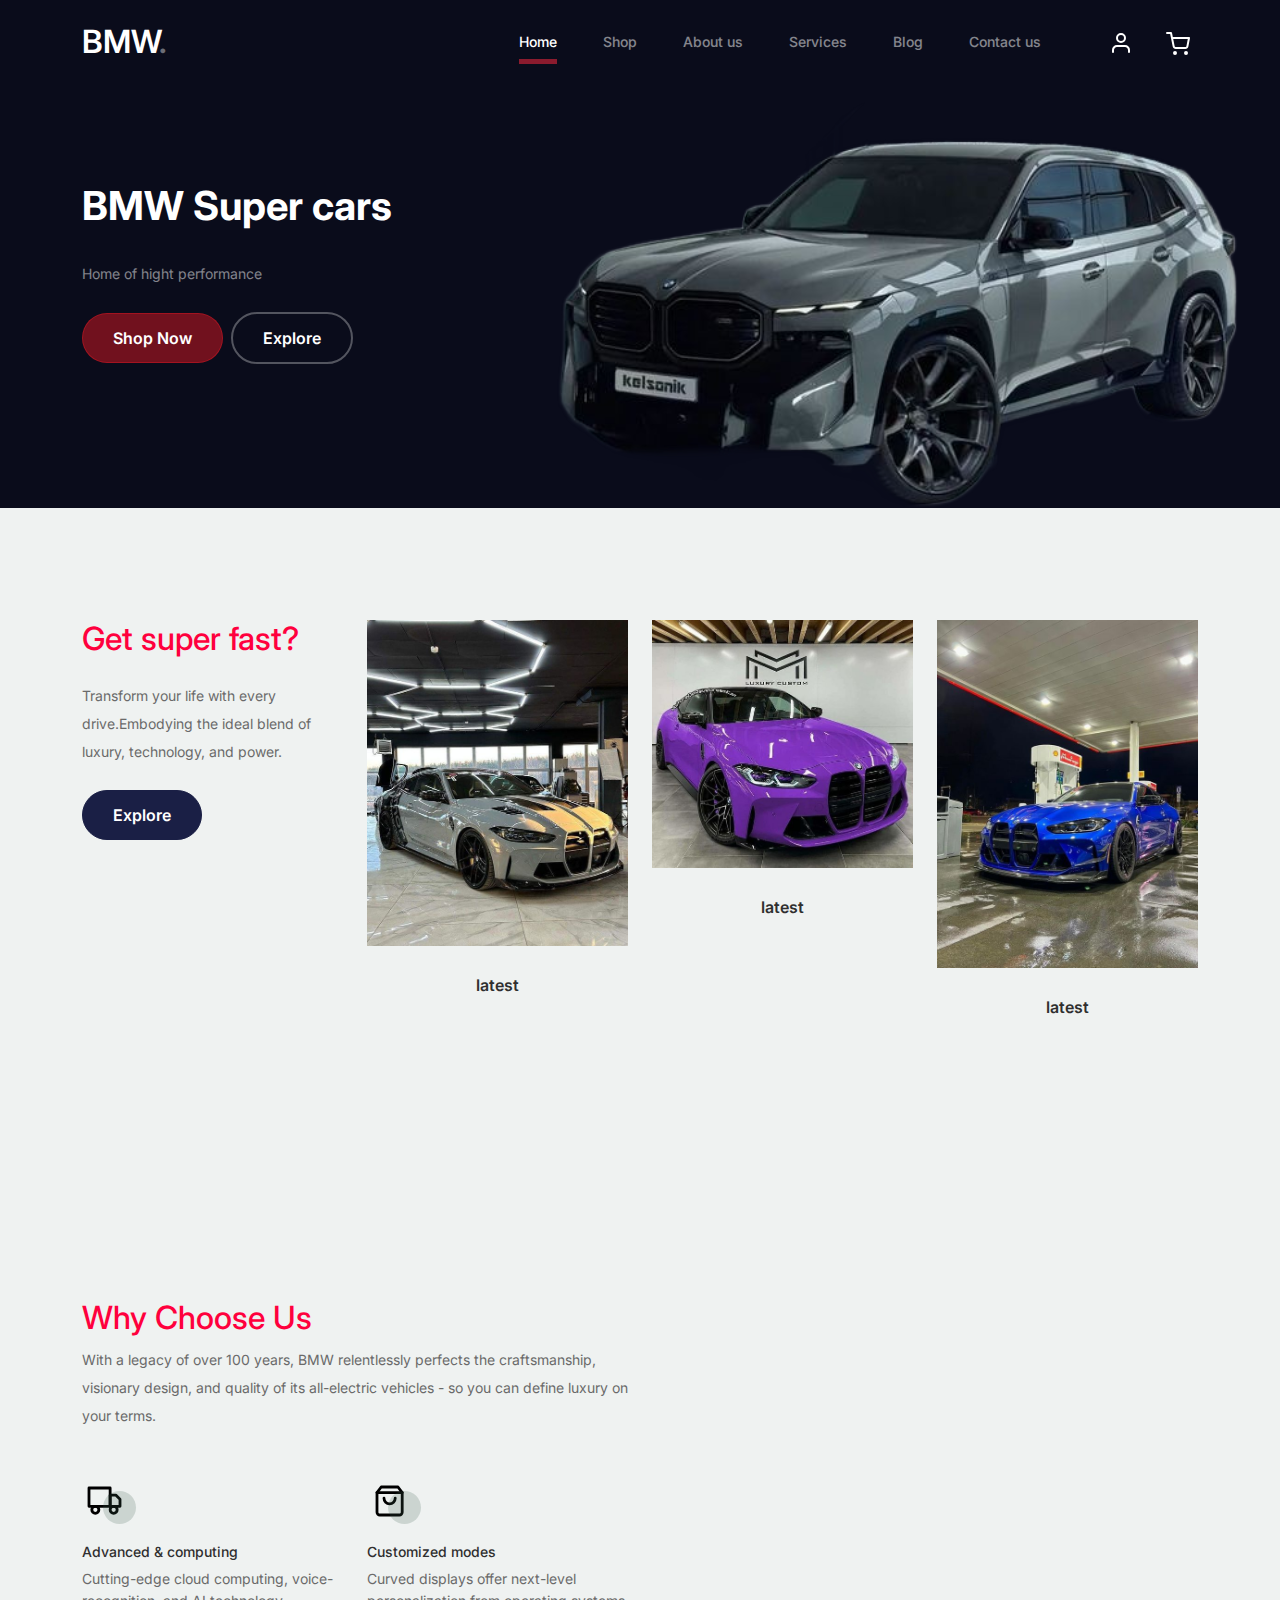
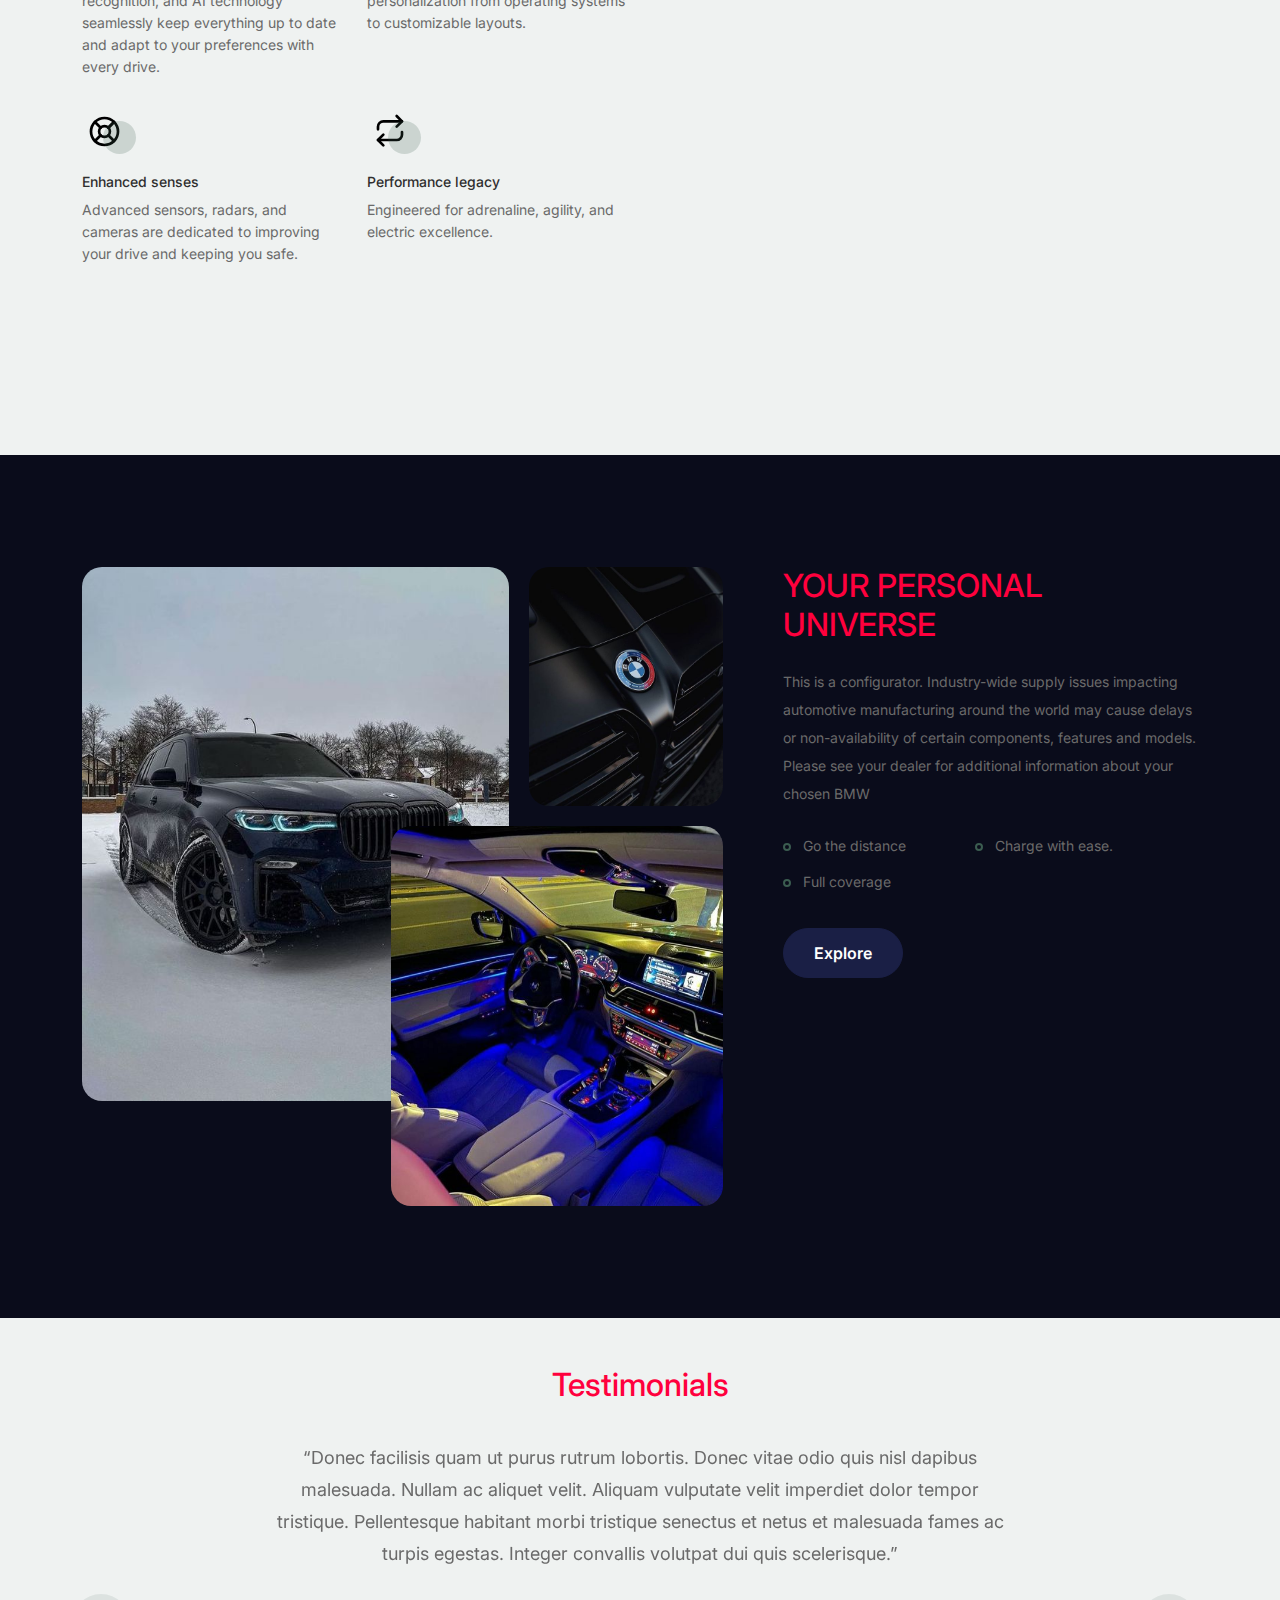
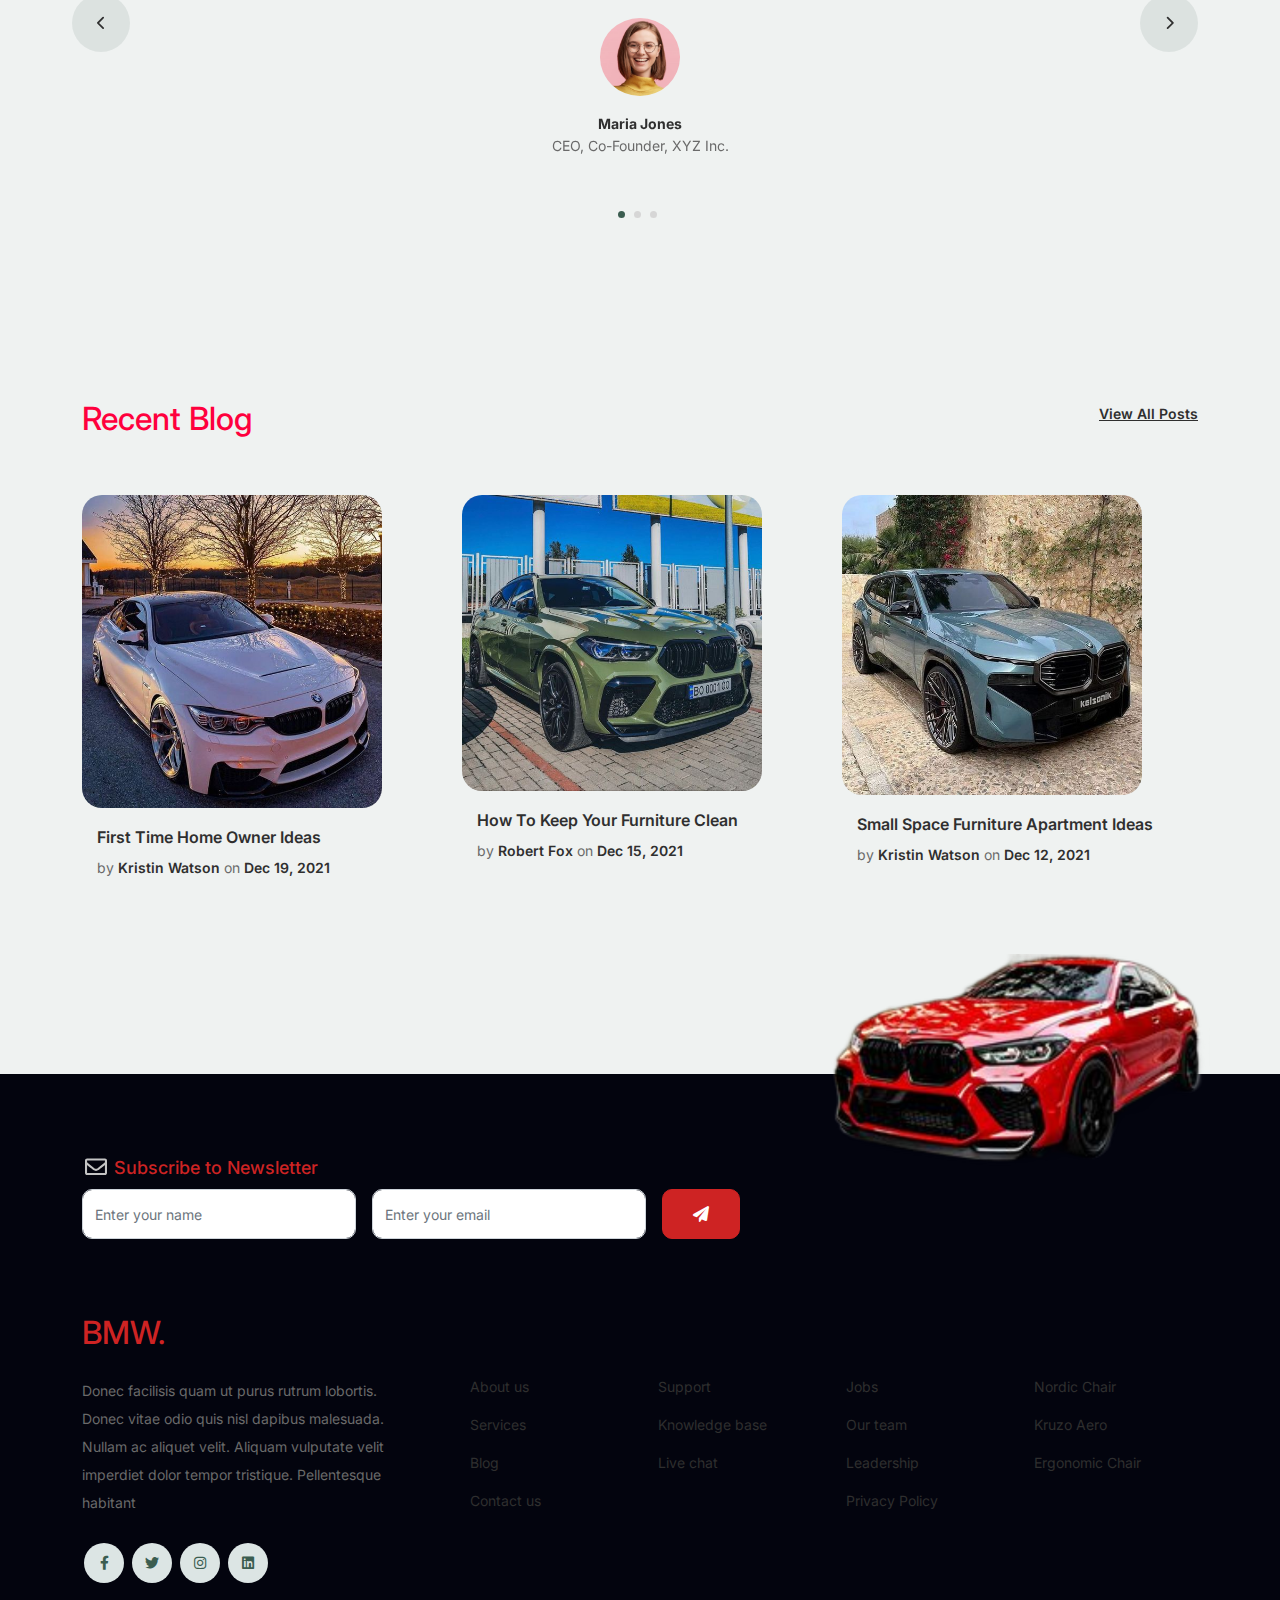
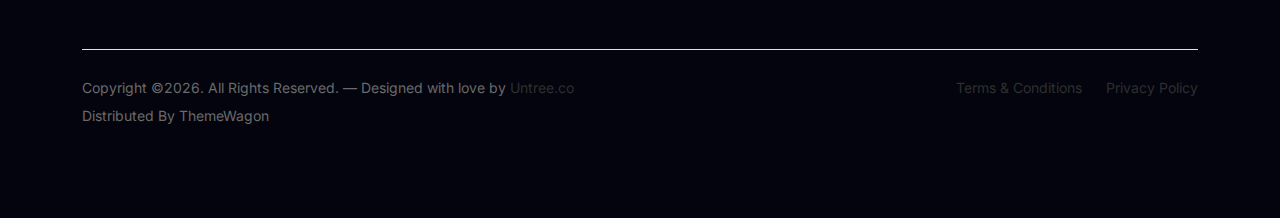
<file: index.html>
<!-- /*
* Bootstrap 5
* Template Name: Furni
* Template Author: Untree.co
* Template URI: https://untree.co/
* License: https://creativecommons.org/licenses/by/3.0/
*/ -->
<!doctype html>
<html lang="en">
<head>
  <meta charset="utf-8">
  <meta name="viewport" content="width=device-width, initial-scale=1, shrink-to-fit=no">
  <meta name="author" content="Untree.co">
  <link rel="shortcut icon" href="favicon.png">

  <meta name="description" content="" />
  <meta name="keywords" content="bootstrap, bootstrap4" />

		<!-- Bootstrap CSS -->
		<link href="css/bootstrap.min.css" rel="stylesheet">
		<link href="https://cdnjs.cloudflare.com/ajax/libs/font-awesome/6.0.0-beta3/css/all.min.css" rel="stylesheet">
		<link href="css/tiny-slider.css" rel="stylesheet">
		<link href="css/style.css" rel="stylesheet">
		<title>BMW cars </title>
	</head>

	<body>

		<!-- Start Header/Navigation -->
		<nav class="custom-navbar navbar navbar navbar-expand-md navbar-dark bg-dark" arial-label="Furni navigation bar">

			<div class="container">
				<a class="navbar-brand" href="index.html">BMW<span>.</span></a>

				<button class="navbar-toggler" type="button" data-bs-toggle="collapse" data-bs-target="#navbarsFurni" aria-controls="navbarsFurni" aria-expanded="false" aria-label="Toggle navigation">
					<span class="navbar-toggler-icon"></span>
				</button>

				<div class="collapse navbar-collapse" id="navbarsFurni">
					<ul class="custom-navbar-nav navbar-nav ms-auto mb-2 mb-md-0">
						<li class="nav-item active">
							<a class="nav-link" href="index.html">Home</a>
						</li>
						<li><a class="nav-link" href="shop.html">Shop</a></li>
						<li><a class="nav-link" href="about.html">About us</a></li>
						<li><a class="nav-link" href="services.html">Services</a></li>
						<li><a class="nav-link" href="blog.html">Blog</a></li>
						<li><a class="nav-link" href="contact.html">Contact us</a></li>
					</ul>

					<ul class="custom-navbar-cta navbar-nav mb-2 mb-md-0 ms-5">
						<li><a class="nav-link" href="#"><img src="images/user.svg"></a></li>
						<li><a class="nav-link" href="cart.html"><img src="images/cart.svg"></a></li>
					</ul>
				</div>
			</div>
				
		</nav>
		<!-- End Header/Navigation -->

		<!-- Start Hero Section -->
			<div class="hero">
				<div class="container">
					<div class="row justify-content-between">
						<div class="col-lg-5">
							<div class="intro-excerpt">
								<h1>BMW <span clsas="d-block">Super cars</span></h1>
								<p class="mb-4">Home of hight performance</p>
								<p><a href="" class="btn btn-secondary me-2">Shop Now</a><a href="#" class="btn btn-white-outline">Explore</a></p>
							</div>
						</div>
						<div class="col-lg-7">
							<div class="hero-img-wrap">
								<img src="./BMW/background.png" class="img-fluid">
							</div>
						</div>
					</div>
				</div>
			</div>
		<!-- End Hero Section -->

		<!-- Start Product Section -->
		<div class="product-section">
			<div class="container">
				<div class="row">

					<!-- Start Column 1 -->
					<div class="col-md-12 col-lg-3 mb-5 mb-lg-0">
						<h2 class="mb-4 section-title">Get super fast?</h2>
						<p class="mb-4">Transform your life with every drive.Embodying the ideal blend of luxury, technology, and power. </p>
						<p><a href="shop.html" class="btn">Explore</a></p>
					</div> 
					<!-- End Column 1 -->

					<!-- Start Column 2 -->
					<div class="col-12 col-md-4 col-lg-3 mb-5 mb-md-0">
						<a class="product-item" href="cart.html">
							<img src="./BMW/2.jpg" class="img-fluid product-thumbnail">
							<h3 class="product-title">latest</h3>
							

							<span class="icon-cross">
								<img src="images/cross.svg" class="img-fluid">
							</span>
						</a>
					</div> 
					<!-- End Column 2 -->

					<!-- Start Column 3 -->
					<div class="col-12 col-md-4 col-lg-3 mb-5 mb-md-0">
						<a class="product-item" href="cart.html">
							<img src="./BMW/per.jpg" class="img-fluid product-thumbnail">
							<h3 class="product-title">latest</h3>
							

							<span class="icon-cross">
								<img src="images/cross.svg" class="img-fluid">
							</span>
						</a>
					</div>
					<!-- End Column 3 -->

					<!-- Start Column 4 -->
					<div class="col-12 col-md-4 col-lg-3 mb-5 mb-md-0">
						<a class="product-item" href="cart.html">
							<img src="./BMW/bleu.jpg" class="img-fluid product-thumbnail">
							<h3 class="product-title">latest</h3>
							

							<span class="icon-cross">
								<img src="images/cross.svg" class="img-fluid">
							</span>
						</a>
					</div>
					<!-- End Column 4 -->

				</div>
			</div>
		</div>
		<!-- End Product Section -->

		<!-- Start Why Choose Us Section -->
		<div class="why-choose-section">
			<div class="container">
				<div class="row justify-content-between">
					<div class="col-lg-6">
						<h2 class="section-title">Why Choose Us</h2>
						<p>With a legacy of over 100 years, BMW relentlessly perfects the craftsmanship, visionary design, and quality of its all-electric vehicles - so you can define luxury on your terms.</p>

						<div class="row my-5">
							<div class="col-6 col-md-6">
								<div class="feature">
									<div class="icon">
										<img src="images/truck.svg" alt="Image" class="imf-fluid">
									</div>
									<h3>Advanced  &amp; computing</h3>
									<p>Cutting-edge cloud computing, voice-recognition, and AI technology seamlessly keep everything up to date and adapt to your preferences with every drive. </p>
								</div>
							</div>

							<div class="col-6 col-md-6">
								<div class="feature">
									<div class="icon">
										<img src="images/bag.svg" alt="Image" class="imf-fluid">
									</div>
									<h3>Customized modes</h3>
									<p>Curved displays offer next-level personalization from operating systems to customizable layouts.
									</p>
								</div>
							</div>

							<div class="col-6 col-md-6">
								<div class="feature">
									<div class="icon">
										<img src="images/support.svg" alt="Image" class="imf-fluid">
									</div>
									<h3>Enhanced senses</h3>
									<p>Advanced sensors, radars, and cameras are dedicated to improving your drive and keeping you safe.</p>
								</div>
							</div>

							<div class="col-6 col-md-6">
								<div class="feature">
									<div class="icon">
										<img src="images/return.svg" alt="Image" class="imf-fluid">
									</div>
									<h3>Performance legacy</h3>
									<p>Engineered for adrenaline, agility, and electric excellence.</p>
								</div>
							</div>

						</div>
					</div>

					<div class="col-lg-5">
						<div class="img-wrap">
							<video autoplay muted height="600px" src="./BMW/vd.mp4" ></video>
						</div>
					</div>

				</div>
			</div>
		</div>
		<!-- End Why Choose Us Section -->

		<!-- Start We Help Section -->
		<div class="we-help-section">
			<div class="container">
				<div class="row justify-content-between">
					<div class="col-lg-7 mb-5 mb-lg-0">
						<div class="imgs-grid">
							<div class="grid grid-1"><img src="./BMW/big.jpg" alt="Untree.co"></div>
							<div class="grid grid-2"><img src="./BMW/lo.jpg" alt="Untree.co"></div>
							<div class="grid grid-3"><img src="./BMW/lid.jpg" alt="Untree.co"></div>
						</div>
					</div>
					<div class="col-lg-5 ps-lg-5">
						<h2 class="section-title mb-4">YOUR PERSONAL 
							UNIVERSE</h2>
						<p>This is a configurator. Industry-wide supply issues impacting automotive manufacturing around the world may cause delays or non-availability of certain components, features and models. Please see your dealer for additional information about your chosen BMW</p>

						<ul class="list-unstyled custom-list my-4">
							<li>Go the distance</li>
							<li>Charge with ease.</li>
							<li>Full coverage</li>
						</ul>
						<p><a herf="#" class="btn">Explore</a></p>
					</div>
				</div>
			</div>
		</div>
		<!-- End We Help Section -->

		<!-- End Popular Product -->

		<!-- Start Testimonial Slider -->
		<div class="testimonial-section">
			<div class="container">
				<div class="row">
					<div class="col-lg-7 mx-auto text-center">
						<h2 class="section-title">Testimonials</h2>
					</div>
				</div>

				<div class="row justify-content-center">
					<div class="col-lg-12">
						<div class="testimonial-slider-wrap text-center">

							<div id="testimonial-nav">
								<span class="prev" data-controls="prev"><span class="fa fa-chevron-left"></span></span>
								<span class="next" data-controls="next"><span class="fa fa-chevron-right"></span></span>
							</div>

							<div class="testimonial-slider">
								
								<div class="item">
									<div class="row justify-content-center">
										<div class="col-lg-8 mx-auto">

											<div class="testimonial-block text-center">
												<blockquote class="mb-5">
													<p>&ldquo;Donec facilisis quam ut purus rutrum lobortis. Donec vitae odio quis nisl dapibus malesuada. Nullam ac aliquet velit. Aliquam vulputate velit imperdiet dolor tempor tristique. Pellentesque habitant morbi tristique senectus et netus et malesuada fames ac turpis egestas. Integer convallis volutpat dui quis scelerisque.&rdquo;</p>
												</blockquote>

												<div class="author-info">
													<div class="author-pic">
														<img src="images/person-1.png" alt="Maria Jones" class="img-fluid">
													</div>
													<h3 class="font-weight-bold">Maria Jones</h3>
													<span class="position d-block mb-3">CEO, Co-Founder, XYZ Inc.</span>
												</div>
											</div>

										</div>
									</div>
								</div> 
								<!-- END item -->

								<div class="item">
									<div class="row justify-content-center">
										<div class="col-lg-8 mx-auto">

											<div class="testimonial-block text-center">
												<blockquote class="mb-5">
													<p>&ldquo;Donec facilisis quam ut purus rutrum lobortis. Donec vitae odio quis nisl dapibus malesuada. Nullam ac aliquet velit. Aliquam vulputate velit imperdiet dolor tempor tristique. Pellentesque habitant morbi tristique senectus et netus et malesuada fames ac turpis egestas. Integer convallis volutpat dui quis scelerisque.&rdquo;</p>
												</blockquote>

												<div class="author-info">
													<div class="author-pic">
														<img src="images/person-1.png" alt="Maria Jones" class="img-fluid">
													</div>
													<h3 class="font-weight-bold">Maria Jones</h3>
													<span class="position d-block mb-3">CEO, Co-Founder, XYZ Inc.</span>
												</div>
											</div>

										</div>
									</div>
								</div> 
								<!-- END item -->

								<div class="item">
									<div class="row justify-content-center">
										<div class="col-lg-8 mx-auto">

											<div class="testimonial-block text-center">
												<blockquote class="mb-5">
													<p>&ldquo;Donec facilisis quam ut purus rutrum lobortis. Donec vitae odio quis nisl dapibus malesuada. Nullam ac aliquet velit. Aliquam vulputate velit imperdiet dolor tempor tristique. Pellentesque habitant morbi tristique senectus et netus et malesuada fames ac turpis egestas. Integer convallis volutpat dui quis scelerisque.&rdquo;</p>
												</blockquote>

												<div class="author-info">
													<div class="author-pic">
														<img src="images/person-1.png" alt="Maria Jones" class="img-fluid">
													</div>
													<h3 class="font-weight-bold">Maria Jones</h3>
													<span class="position d-block mb-3">CEO, Co-Founder, XYZ Inc.</span>
												</div>
											</div>

										</div>
									</div>
								</div> 
								<!-- END item -->

							</div>

						</div>
					</div>
				</div>
			</div>
		</div>
		<!-- End Testimonial Slider -->

		<!-- Start Blog Section -->
		<div class="blog-section">
			<div class="container">
				<div class="row mb-5">
					<div class="col-md-6">
						<h2 class="section-title">Recent Blog</h2>
					</div>
					<div class="col-md-6 text-start text-md-end">
						<a href="#" class="more">View All Posts</a>
					</div>
				</div>

				<div class="row">

					<div class="col-12 col-sm-6 col-md-4 mb-4 mb-md-0">
						<div class="post-entry">
							<a href="#" class="post-thumbnail"><img src="./BMW/it.jpg" height="400" width="300" alt="Image" class="img-fluid"></a>
							<div class="post-content-entry">
								<h3><a href="#">First Time Home Owner Ideas</a></h3>
								<div class="meta">
									<span>by <a href="#">Kristin Watson</a></span> <span>on <a href="#">Dec 19, 2021</a></span>
								</div>
							</div>
						</div>
					</div>

					<div class="col-12 col-sm-6 col-md-4 mb-4 mb-md-0">
						<div class="post-entry">
							<a href="#" class="post-thumbnail"><img src="./BMW/green.jpg" height="400" width="300" alt="Image" class="img-fluid"></a>
							<div class="post-content-entry">
								<h3><a href="#">How To Keep Your Furniture Clean</a></h3>
								<div class="meta">
									<span>by <a href="#">Robert Fox</a></span> <span>on <a href="#">Dec 15, 2021</a></span>
								</div>
							</div>
						</div>
					</div>

					<div class="col-12 col-sm-6 col-md-4 mb-4 mb-md-0">
						<div class="post-entry">
							<a href="#" class="post-thumbnail"><img src="./BMW/gris.jpg" height="400" width="300" alt="Image" class="img-fluid"></a>
							<div class="post-content-entry">
								<h3><a href="#">Small Space Furniture Apartment Ideas</a></h3>
								<div class="meta">
									<span>by <a href="#">Kristin Watson</a></span> <span>on <a href="#">Dec 12, 2021</a></span>
								</div>
							</div>
						</div>
					</div>

				</div>
			</div>
		</div>
		<!-- End Blog Section -->	

		<!-- Start Footer Section -->
		<footer class="footer-section">
			<div class="container relative">

				<div class="sofa-img">
					<img src="./BMW/hi.png" alt="Image" class="img-fluid">
				</div>

				<div class="row">
					<div class="col-lg-8">
						<div class="subscription-form">
							<h3 class="d-flex align-items-center"><span class="me-1"><img src="images/envelope-outline.svg" alt="Image" class="img-fluid"></span><span>Subscribe to Newsletter</span></h3>

							<form action="#" class="row g-3">
								<div class="col-auto">
									<input type="text" class="form-control" placeholder="Enter your name">
								</div>
								<div class="col-auto">
									<input type="email" class="form-control" placeholder="Enter your email">
								</div>
								<div class="col-auto">
									<button class="btn btn-primary">
										<span class="fa fa-paper-plane"></span>
									</button>
								</div>
							</form>

						</div>
					</div>
				</div>

				<div class="row g-5 mb-5">
					<div class="col-lg-4">
						<div class="mb-4 footer-logo-wrap"><a href="#" class="footer-logo">BMW<span>.</span></a></div>
						<p class="mb-4">Donec facilisis quam ut purus rutrum lobortis. Donec vitae odio quis nisl dapibus malesuada. Nullam ac aliquet velit. Aliquam vulputate velit imperdiet dolor tempor tristique. Pellentesque habitant</p>

						<ul class="list-unstyled custom-social">
							<li><a href="#"><span class="fa fa-brands fa-facebook-f"></span></a></li>
							<li><a href="#"><span class="fa fa-brands fa-twitter"></span></a></li>
							<li><a href="#"><span class="fa fa-brands fa-instagram"></span></a></li>
							<li><a href="#"><span class="fa fa-brands fa-linkedin"></span></a></li>
						</ul>
					</div>

					<div class="col-lg-8">
						<div class="row links-wrap">
							<div class="col-6 col-sm-6 col-md-3">
								<ul class="list-unstyled">
									<li><a href="#">About us</a></li>
									<li><a href="#">Services</a></li>
									<li><a href="#">Blog</a></li>
									<li><a href="#">Contact us</a></li>
								</ul>
							</div>

							<div class="col-6 col-sm-6 col-md-3">
								<ul class="list-unstyled">
									<li><a href="#">Support</a></li>
									<li><a href="#">Knowledge base</a></li>
									<li><a href="#">Live chat</a></li>
								</ul>
							</div>

							<div class="col-6 col-sm-6 col-md-3">
								<ul class="list-unstyled">
									<li><a href="#">Jobs</a></li>
									<li><a href="#">Our team</a></li>
									<li><a href="#">Leadership</a></li>
									<li><a href="#">Privacy Policy</a></li>
								</ul>
							</div>

							<div class="col-6 col-sm-6 col-md-3">
								<ul class="list-unstyled">
									<li><a href="#">Nordic Chair</a></li>
									<li><a href="#">Kruzo Aero</a></li>
									<li><a href="#">Ergonomic Chair</a></li>
								</ul>
							</div>
						</div>
					</div>

				</div>

				<div class="border-top copyright">
					<div class="row pt-4">
						<div class="col-lg-6">
							<p class="mb-2 text-center text-lg-start">Copyright &copy;<script>document.write(new Date().getFullYear());</script>. All Rights Reserved. &mdash; Designed with love by <a href="https://untree.co">Untree.co</a> Distributed By <a hreff="https://themewagon.com">ThemeWagon</a>  <!-- License information: https://untree.co/license/ -->
            </p>
						</div>

						<div class="col-lg-6 text-center text-lg-end">
							<ul class="list-unstyled d-inline-flex ms-auto">
								<li class="me-4"><a href="#">Terms &amp; Conditions</a></li>
								<li><a href="#">Privacy Policy</a></li>
							</ul>
						</div>

					</div>
				</div>

			</div>
		</footer>
		<!-- End Footer Section -->	


		<script src="js/bootstrap.bundle.min.js"></script>
		<script src="js/tiny-slider.js"></script>
		<script src="js/custom.js"></script>
	</body>

</html>
</file>
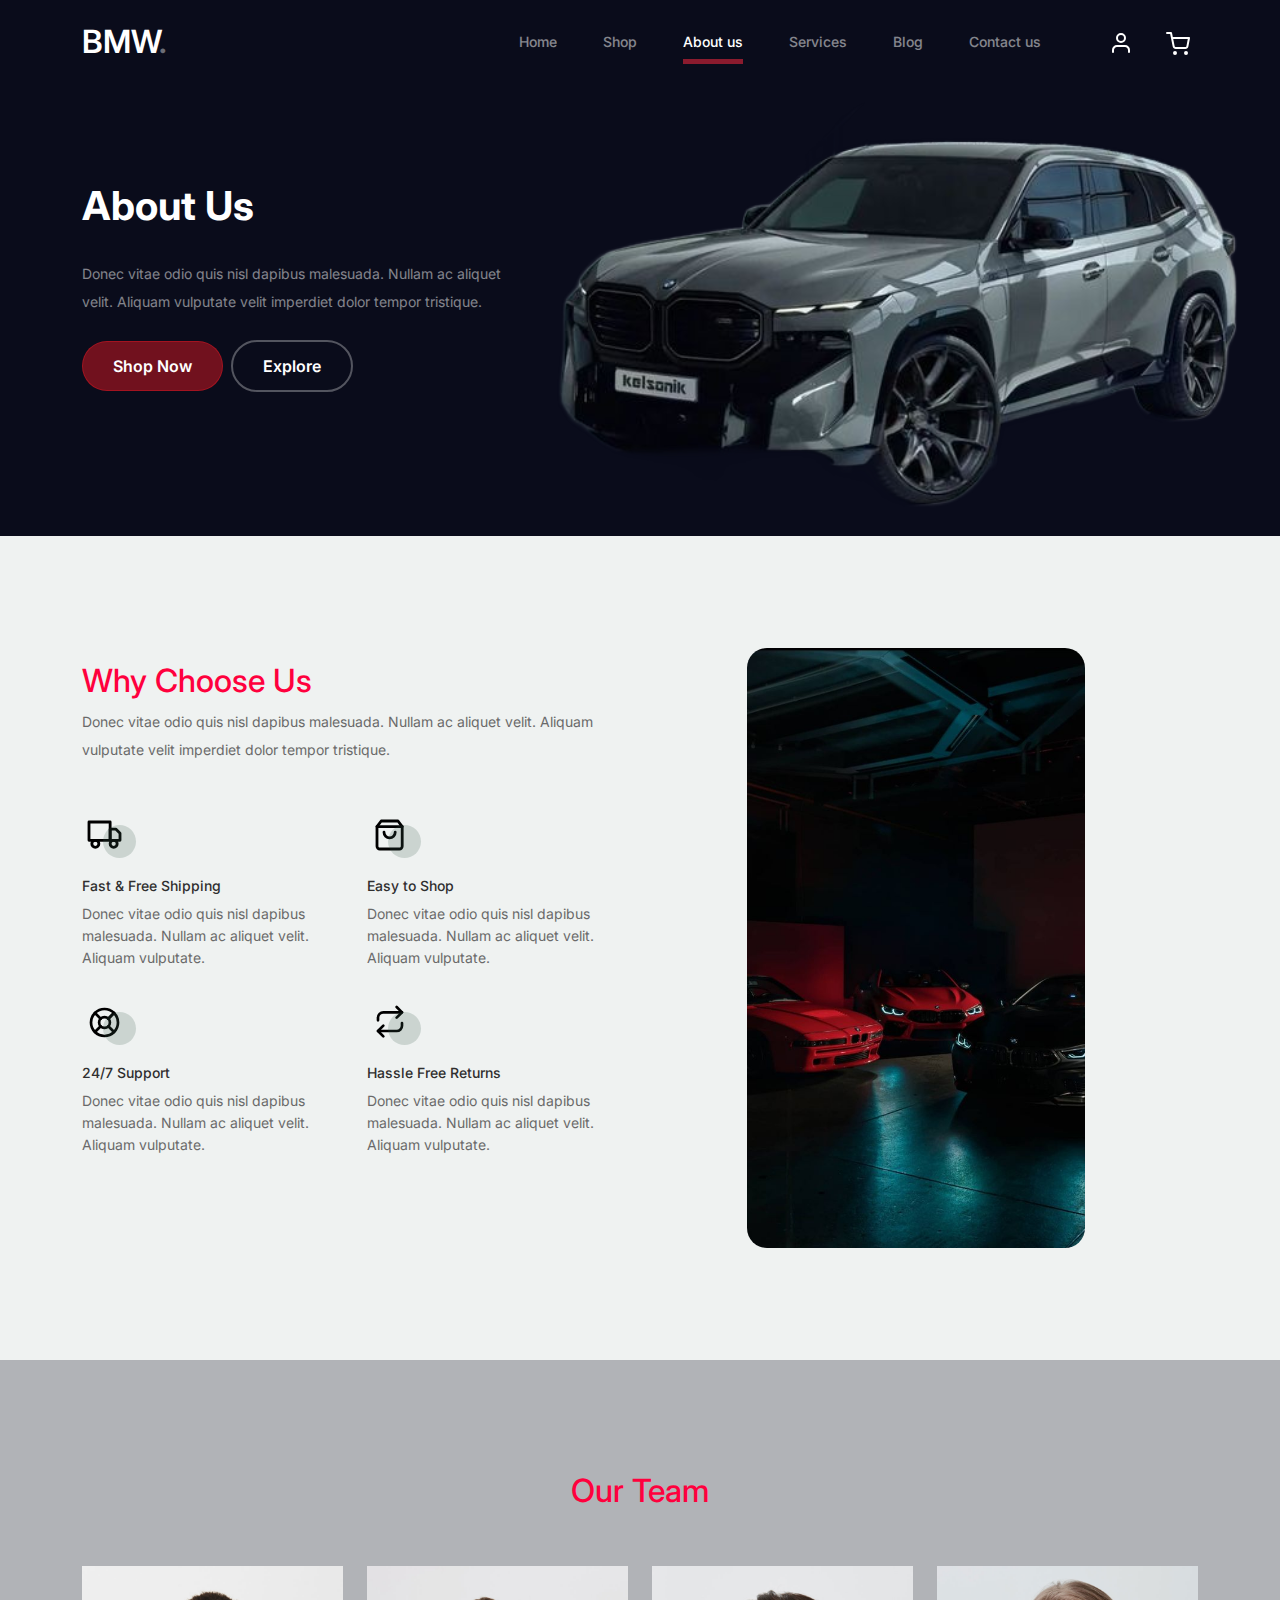
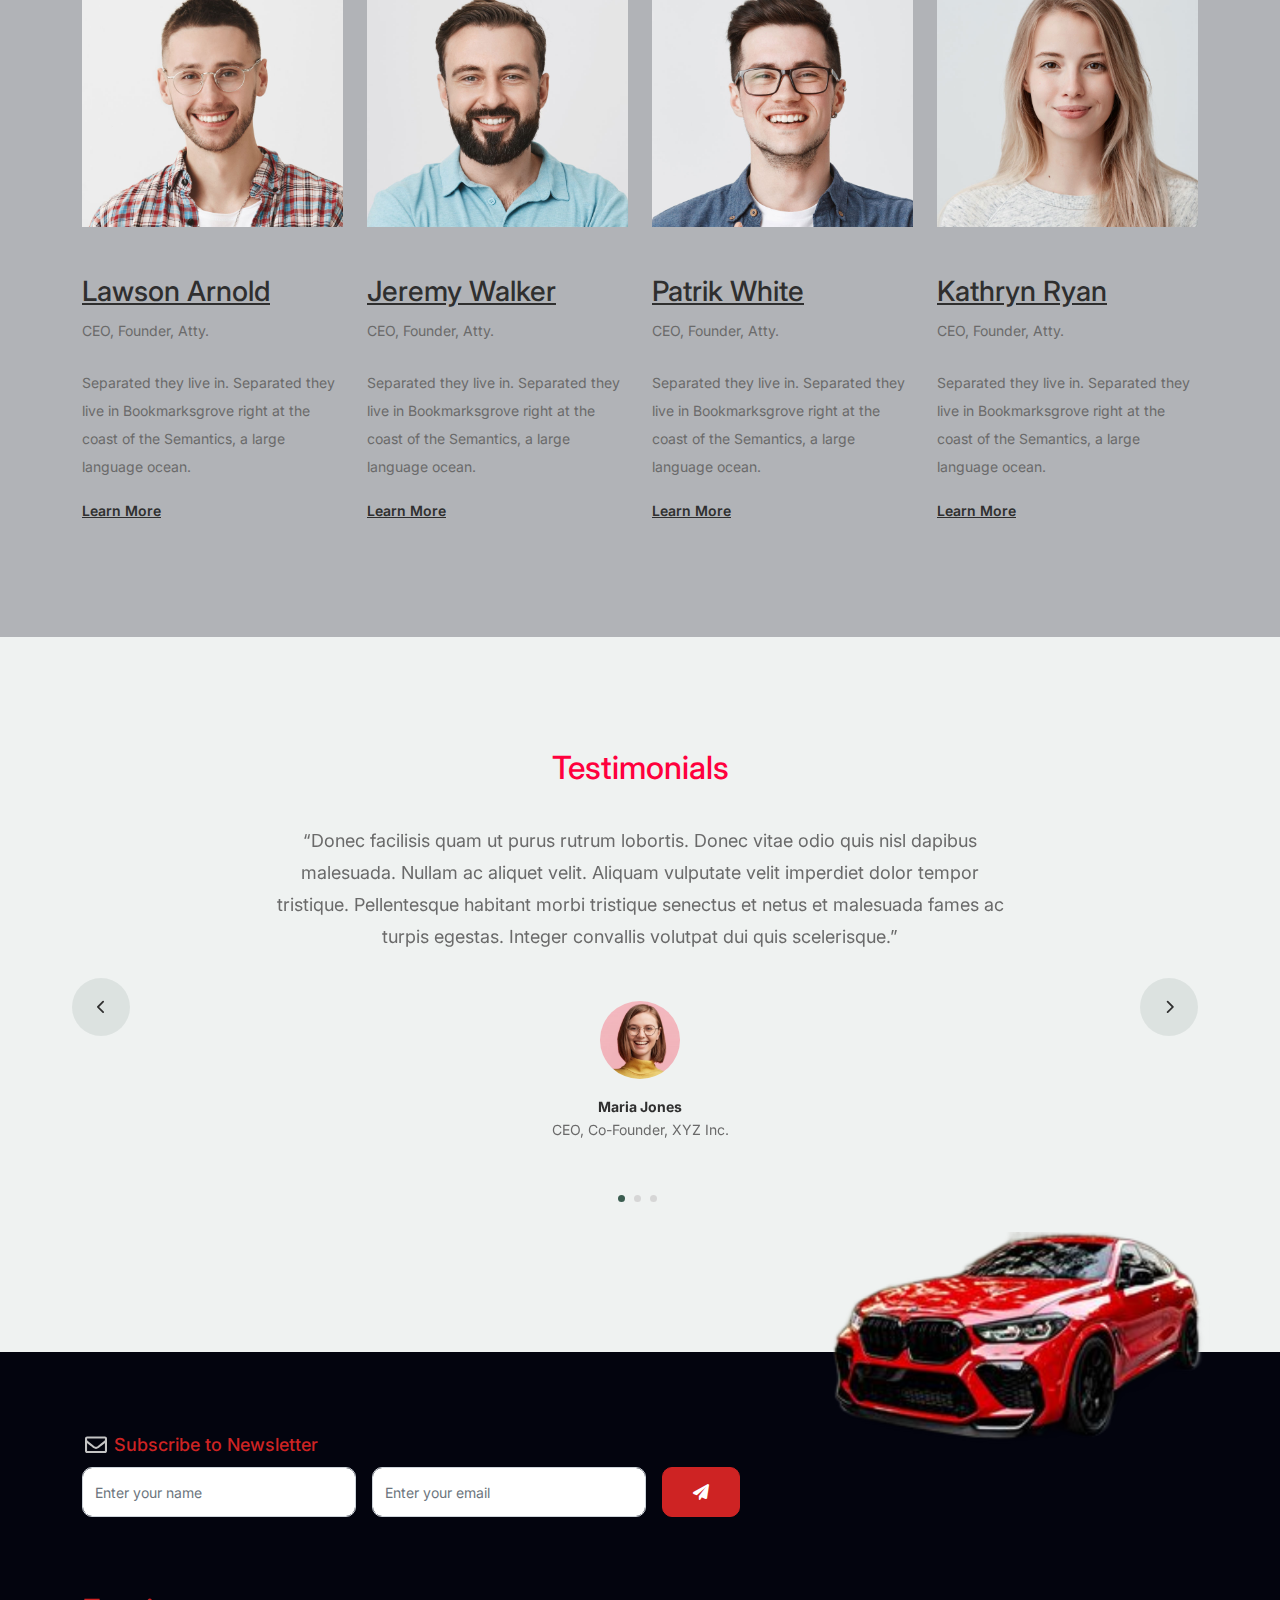
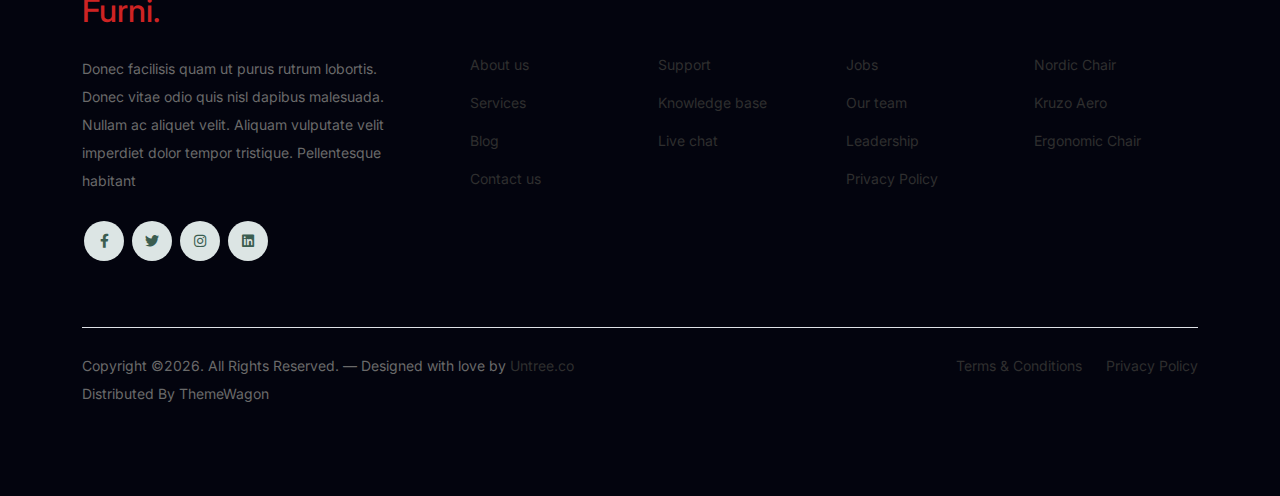
<file: about.html>
<!-- /*
* Bootstrap 5
* Template Name: Furni
* Template Author: Untree.co
* Template URI: https://untree.co/
* License: https://creativecommons.org/licenses/by/3.0/
*/ -->
<!doctype html>
<html lang="en">
<head>
  <meta charset="utf-8">
  <meta name="viewport" content="width=device-width, initial-scale=1, shrink-to-fit=no">
  <meta name="author" content="Untree.co">
  <link rel="shortcut icon" href="favicon.png">

  <meta name="description" content="" />
  <meta name="keywords" content="bootstrap, bootstrap4" />

		<!-- Bootstrap CSS -->
		<link href="css/bootstrap.min.css" rel="stylesheet">
		<link href="https://cdnjs.cloudflare.com/ajax/libs/font-awesome/6.0.0-beta3/css/all.min.css" rel="stylesheet">
		<link href="css/tiny-slider.css" rel="stylesheet">
		<link href="css/style.css" rel="stylesheet">
		<title>Furni Free Bootstrap 5 Template for Furniture and Interior Design Websites by Untree.co </title>
	</head>

	<body>

		<!-- Start Header/Navigation -->
		<nav class="custom-navbar navbar navbar navbar-expand-md navbar-dark bg-dark" arial-label="Furni navigation bar">

			<div class="container">
				<a class="navbar-brand" href="index.html">BMW<span>.</span></a>

				<button class="navbar-toggler" type="button" data-bs-toggle="collapse" data-bs-target="#navbarsFurni" aria-controls="navbarsFurni" aria-expanded="false" aria-label="Toggle navigation">
					<span class="navbar-toggler-icon"></span>
				</button>

				<div class="collapse navbar-collapse" id="navbarsFurni">
					<ul class="custom-navbar-nav navbar-nav ms-auto mb-2 mb-md-0">
						<li class="nav-item ">
							<a class="nav-link" href="index.html">Home</a>
						</li>
						<li><a class="nav-link" href="shop.html">Shop</a></li>
						<li class="active"><a class="nav-link" href="about.html">About us</a></li>
						<li><a class="nav-link" href="services.html">Services</a></li>
						<li><a class="nav-link" href="blog.html">Blog</a></li>
						<li><a class="nav-link" href="contact.html">Contact us</a></li>
					</ul>

					<ul class="custom-navbar-cta navbar-nav mb-2 mb-md-0 ms-5">
						<li><a class="nav-link" href="#"><img src="images/user.svg"></a></li>
						<li><a class="nav-link" href="cart.html"><img src="images/cart.svg"></a></li>
					</ul>
				</div>
			</div>
				
		</nav>
		<!-- End Header/Navigation -->

		<!-- Start Hero Section -->
			<div class="hero">
				<div class="container">
					<div class="row justify-content-between">
						<div class="col-lg-5">
							<div class="intro-excerpt">
								<h1>About Us</h1>
								<p class="mb-4">Donec vitae odio quis nisl dapibus malesuada. Nullam ac aliquet velit. Aliquam vulputate velit imperdiet dolor tempor tristique.</p>
								<p><a href="" class="btn btn-secondary me-2">Shop Now</a><a href="#" class="btn btn-white-outline">Explore</a></p>
							</div>
						</div>
						<div class="col-lg-7">
							<div class="hero-img-wrap">
								<img src="./BMW/background.png" class="img-fluid">
							</div>
						</div>
					</div>
				</div>
			</div>
		<!-- End Hero Section -->

		

		<!-- Start Why Choose Us Section -->
		<div class="why-choose-section">
			<div class="container">
				<div class="row justify-content-between align-items-center">
					<div class="col-lg-6">
						<h2 class="section-title">Why Choose Us</h2>
						<p>Donec vitae odio quis nisl dapibus malesuada. Nullam ac aliquet velit. Aliquam vulputate velit imperdiet dolor tempor tristique.</p>

						<div class="row my-5">
							<div class="col-6 col-md-6">
								<div class="feature">
									<div class="icon">
										<img src="images/truck.svg" alt="Image" class="imf-fluid">
									</div>
									<h3>Fast &amp; Free Shipping</h3>
									<p>Donec vitae odio quis nisl dapibus malesuada. Nullam ac aliquet velit. Aliquam vulputate.</p>
								</div>
							</div>

							<div class="col-6 col-md-6">
								<div class="feature">
									<div class="icon">
										<img src="images/bag.svg" alt="Image" class="imf-fluid">
									</div>
									<h3>Easy to Shop</h3>
									<p>Donec vitae odio quis nisl dapibus malesuada. Nullam ac aliquet velit. Aliquam vulputate.</p>
								</div>
							</div>

							<div class="col-6 col-md-6">
								<div class="feature">
									<div class="icon">
										<img src="images/support.svg" alt="Image" class="imf-fluid">
									</div>
									<h3>24/7 Support</h3>
									<p>Donec vitae odio quis nisl dapibus malesuada. Nullam ac aliquet velit. Aliquam vulputate.</p>
								</div>
							</div>

							<div class="col-6 col-md-6">
								<div class="feature">
									<div class="icon">
										<img src="images/return.svg" alt="Image" class="imf-fluid">
									</div>
									<h3>Hassle Free Returns</h3>
									<p>Donec vitae odio quis nisl dapibus malesuada. Nullam ac aliquet velit. Aliquam vulputate.</p>
								</div>
							</div>

						</div>
					</div>

					<div class="col-lg-5">
						<div class="img-wrap">
							<img id="vibe" src="./models/vibe.jpg" alt="Image" class="img-fluid">
						</div>
					</div>

				</div>
			</div>
		</div>
		<!-- End Why Choose Us Section -->

		<!-- Start Team Section -->
		<div class="untree_co-section">
			<div class="container">

				<div class="row mb-5">
					<div class="col-lg-5 mx-auto text-center">
						<h2 class="section-title">Our Team</h2>
					</div>
				</div>

				<div class="row">

					<!-- Start Column 1 -->
					<div class="col-12 col-md-6 col-lg-3 mb-5 mb-md-0">
						<img src="images/person_1.jpg" class="img-fluid mb-5">
						<h3 clas><a href="#"><span class="">Lawson</span> Arnold</a></h3>
            <span class="d-block position mb-4">CEO, Founder, Atty.</span>
            <p>Separated they live in.
            Separated they live in Bookmarksgrove right at the coast of the Semantics, a large language ocean.</p>
            <p class="mb-0"><a href="#" class="more dark">Learn More <span class="icon-arrow_forward"></span></a></p>
					</div> 
					<!-- End Column 1 -->

					<!-- Start Column 2 -->
					<div class="col-12 col-md-6 col-lg-3 mb-5 mb-md-0">
						<img src="images/person_2.jpg" class="img-fluid mb-5">

						<h3 clas><a href="#"><span class="">Jeremy</span> Walker</a></h3>
            <span class="d-block position mb-4">CEO, Founder, Atty.</span>
            <p>Separated they live in.
            Separated they live in Bookmarksgrove right at the coast of the Semantics, a large language ocean.</p>
            <p class="mb-0"><a href="#" class="more dark">Learn More <span class="icon-arrow_forward"></span></a></p>

					</div> 
					<!-- End Column 2 -->

					<!-- Start Column 3 -->
					<div class="col-12 col-md-6 col-lg-3 mb-5 mb-md-0">
						<img src="images/person_3.jpg" class="img-fluid mb-5">
						<h3 clas><a href="#"><span class="">Patrik</span> White</a></h3>
            <span class="d-block position mb-4">CEO, Founder, Atty.</span>
            <p>Separated they live in.
            Separated they live in Bookmarksgrove right at the coast of the Semantics, a large language ocean.</p>
            <p class="mb-0"><a href="#" class="more dark">Learn More <span class="icon-arrow_forward"></span></a></p>
					</div> 
					<!-- End Column 3 -->

					<!-- Start Column 4 -->
					<div class="col-12 col-md-6 col-lg-3 mb-5 mb-md-0">
						<img src="images/person_4.jpg" class="img-fluid mb-5">

						<h3 clas><a href="#"><span class="">Kathryn</span> Ryan</a></h3>
            <span class="d-block position mb-4">CEO, Founder, Atty.</span>
            <p>Separated they live in.
            Separated they live in Bookmarksgrove right at the coast of the Semantics, a large language ocean.</p>
            <p class="mb-0"><a href="#" class="more dark">Learn More <span class="icon-arrow_forward"></span></a></p>

          
					</div> 
					<!-- End Column 4 -->

					

				</div>
			</div>
		</div>
		<!-- End Team Section -->

		

		<!-- Start Testimonial Slider -->
		<div class="testimonial-section before-footer-section">
			<div class="container">
				<div class="row">
					<div class="col-lg-7 mx-auto text-center">
						<h2 class="section-title">Testimonials</h2>
					</div>
				</div>

				<div class="row justify-content-center">
					<div class="col-lg-12">
						<div class="testimonial-slider-wrap text-center">

							<div id="testimonial-nav">
								<span class="prev" data-controls="prev"><span class="fa fa-chevron-left"></span></span>
								<span class="next" data-controls="next"><span class="fa fa-chevron-right"></span></span>
							</div>

							<div class="testimonial-slider">
								
								<div class="item">
									<div class="row justify-content-center">
										<div class="col-lg-8 mx-auto">

											<div class="testimonial-block text-center">
												<blockquote class="mb-5">
													<p>&ldquo;Donec facilisis quam ut purus rutrum lobortis. Donec vitae odio quis nisl dapibus malesuada. Nullam ac aliquet velit. Aliquam vulputate velit imperdiet dolor tempor tristique. Pellentesque habitant morbi tristique senectus et netus et malesuada fames ac turpis egestas. Integer convallis volutpat dui quis scelerisque.&rdquo;</p>
												</blockquote>

												<div class="author-info">
													<div class="author-pic">
														<img src="images/person-1.png" alt="Maria Jones" class="img-fluid">
													</div>
													<h3 class="font-weight-bold">Maria Jones</h3>
													<span class="position d-block mb-3">CEO, Co-Founder, XYZ Inc.</span>
												</div>
											</div>

										</div>
									</div>
								</div> 
								<!-- END item -->

								<div class="item">
									<div class="row justify-content-center">
										<div class="col-lg-8 mx-auto">

											<div class="testimonial-block text-center">
												<blockquote class="mb-5">
													<p>&ldquo;Donec facilisis quam ut purus rutrum lobortis. Donec vitae odio quis nisl dapibus malesuada. Nullam ac aliquet velit. Aliquam vulputate velit imperdiet dolor tempor tristique. Pellentesque habitant morbi tristique senectus et netus et malesuada fames ac turpis egestas. Integer convallis volutpat dui quis scelerisque.&rdquo;</p>
												</blockquote>

												<div class="author-info">
													<div class="author-pic">
														<img src="images/person-1.png" alt="Maria Jones" class="img-fluid">
													</div>
													<h3 class="font-weight-bold">Maria Jones</h3>
													<span class="position d-block mb-3">CEO, Co-Founder, XYZ Inc.</span>
												</div>
											</div>

										</div>
									</div>
								</div> 
								<!-- END item -->

								<div class="item">
									<div class="row justify-content-center">
										<div class="col-lg-8 mx-auto">

											<div class="testimonial-block text-center">
												<blockquote class="mb-5">
													<p>&ldquo;Donec facilisis quam ut purus rutrum lobortis. Donec vitae odio quis nisl dapibus malesuada. Nullam ac aliquet velit. Aliquam vulputate velit imperdiet dolor tempor tristique. Pellentesque habitant morbi tristique senectus et netus et malesuada fames ac turpis egestas. Integer convallis volutpat dui quis scelerisque.&rdquo;</p>
												</blockquote>

												<div class="author-info">
													<div class="author-pic">
														<img src="images/person-1.png" alt="Maria Jones" class="img-fluid">
													</div>
													<h3 class="font-weight-bold">Maria Jones</h3>
													<span class="position d-block mb-3">CEO, Co-Founder, XYZ Inc.</span>
												</div>
											</div>

										</div>
									</div>
								</div> 
								<!-- END item -->

							</div>

						</div>
					</div>
				</div>
			</div>
		</div>
		<!-- End Testimonial Slider -->

		

		<!-- Start Footer Section -->
		<footer class="footer-section">
			<div class="container relative">

				<div class="sofa-img">
					<img src="./BMW/hi.png" alt="Image" class="img-fluid">
				</div>

				<div class="row">
					<div class="col-lg-8">
						<div class="subscription-form">
							<h3 class="d-flex align-items-center"><span class="me-1"><img src="images/envelope-outline.svg" alt="Image" class="img-fluid"></span><span>Subscribe to Newsletter</span></h3>

							<form action="#" class="row g-3">
								<div class="col-auto">
									<input type="text" class="form-control" placeholder="Enter your name">
								</div>
								<div class="col-auto">
									<input type="email" class="form-control" placeholder="Enter your email">
								</div>
								<div class="col-auto">
									<button class="btn btn-primary">
										<span class="fa fa-paper-plane"></span>
									</button>
								</div>
							</form>

						</div>
					</div>
				</div>

				<div class="row g-5 mb-5">
					<div class="col-lg-4">
						<div class="mb-4 footer-logo-wrap"><a href="#" class="footer-logo">Furni<span>.</span></a></div>
						<p class="mb-4">Donec facilisis quam ut purus rutrum lobortis. Donec vitae odio quis nisl dapibus malesuada. Nullam ac aliquet velit. Aliquam vulputate velit imperdiet dolor tempor tristique. Pellentesque habitant</p>

						<ul class="list-unstyled custom-social">
							<li><a href="#"><span class="fa fa-brands fa-facebook-f"></span></a></li>
							<li><a href="#"><span class="fa fa-brands fa-twitter"></span></a></li>
							<li><a href="#"><span class="fa fa-brands fa-instagram"></span></a></li>
							<li><a href="#"><span class="fa fa-brands fa-linkedin"></span></a></li>
						</ul>
					</div>

					<div class="col-lg-8">
						<div class="row links-wrap">
							<div class="col-6 col-sm-6 col-md-3">
								<ul class="list-unstyled">
									<li><a href="#">About us</a></li>
									<li><a href="#">Services</a></li>
									<li><a href="#">Blog</a></li>
									<li><a href="#">Contact us</a></li>
								</ul>
							</div>

							<div class="col-6 col-sm-6 col-md-3">
								<ul class="list-unstyled">
									<li><a href="#">Support</a></li>
									<li><a href="#">Knowledge base</a></li>
									<li><a href="#">Live chat</a></li>
								</ul>
							</div>

							<div class="col-6 col-sm-6 col-md-3">
								<ul class="list-unstyled">
									<li><a href="#">Jobs</a></li>
									<li><a href="#">Our team</a></li>
									<li><a href="#">Leadership</a></li>
									<li><a href="#">Privacy Policy</a></li>
								</ul>
							</div>

							<div class="col-6 col-sm-6 col-md-3">
								<ul class="list-unstyled">
									<li><a href="#">Nordic Chair</a></li>
									<li><a href="#">Kruzo Aero</a></li>
									<li><a href="#">Ergonomic Chair</a></li>
								</ul>
							</div>
						</div>
					</div>

				</div>

				<div class="border-top copyright">
					<div class="row pt-4">
						<div class="col-lg-6">
							<p class="mb-2 text-center text-lg-start">Copyright &copy;<script>document.write(new Date().getFullYear());</script>. All Rights Reserved. &mdash; Designed with love by <a href="https://untree.co">Untree.co</a> Distributed By <a hreff="https://themewagon.com">ThemeWagon</a>  <!-- License information: https://untree.co/license/ -->
            </p>
						</div>

						<div class="col-lg-6 text-center text-lg-end">
							<ul class="list-unstyled d-inline-flex ms-auto">
								<li class="me-4"><a href="#">Terms &amp; Conditions</a></li>
								<li><a href="#">Privacy Policy</a></li>
							</ul>
						</div>

					</div>
				</div>

			</div>
		</footer>
		<!-- End Footer Section -->	


		<script src="js/bootstrap.bundle.min.js"></script>
		<script src="js/tiny-slider.js"></script>
		<script src="js/custom.js"></script>
	</body>

</html>
</file>
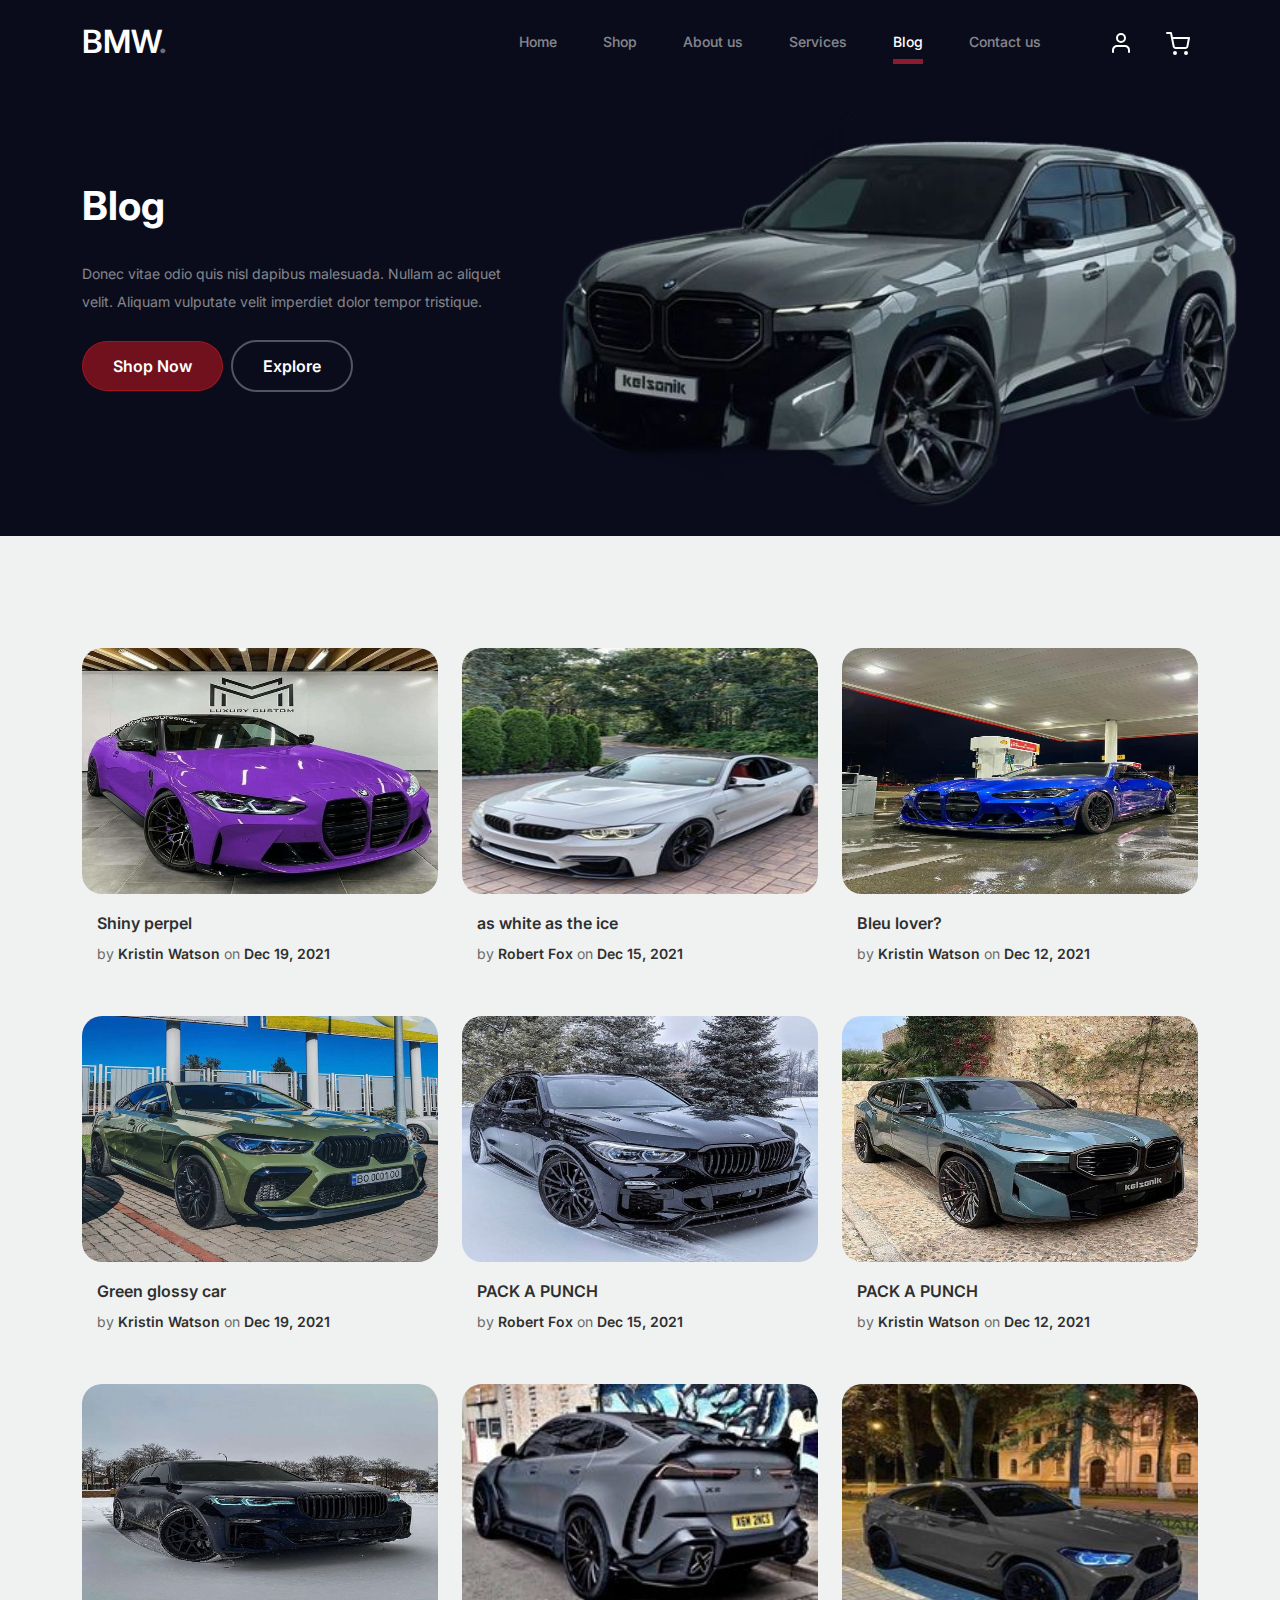
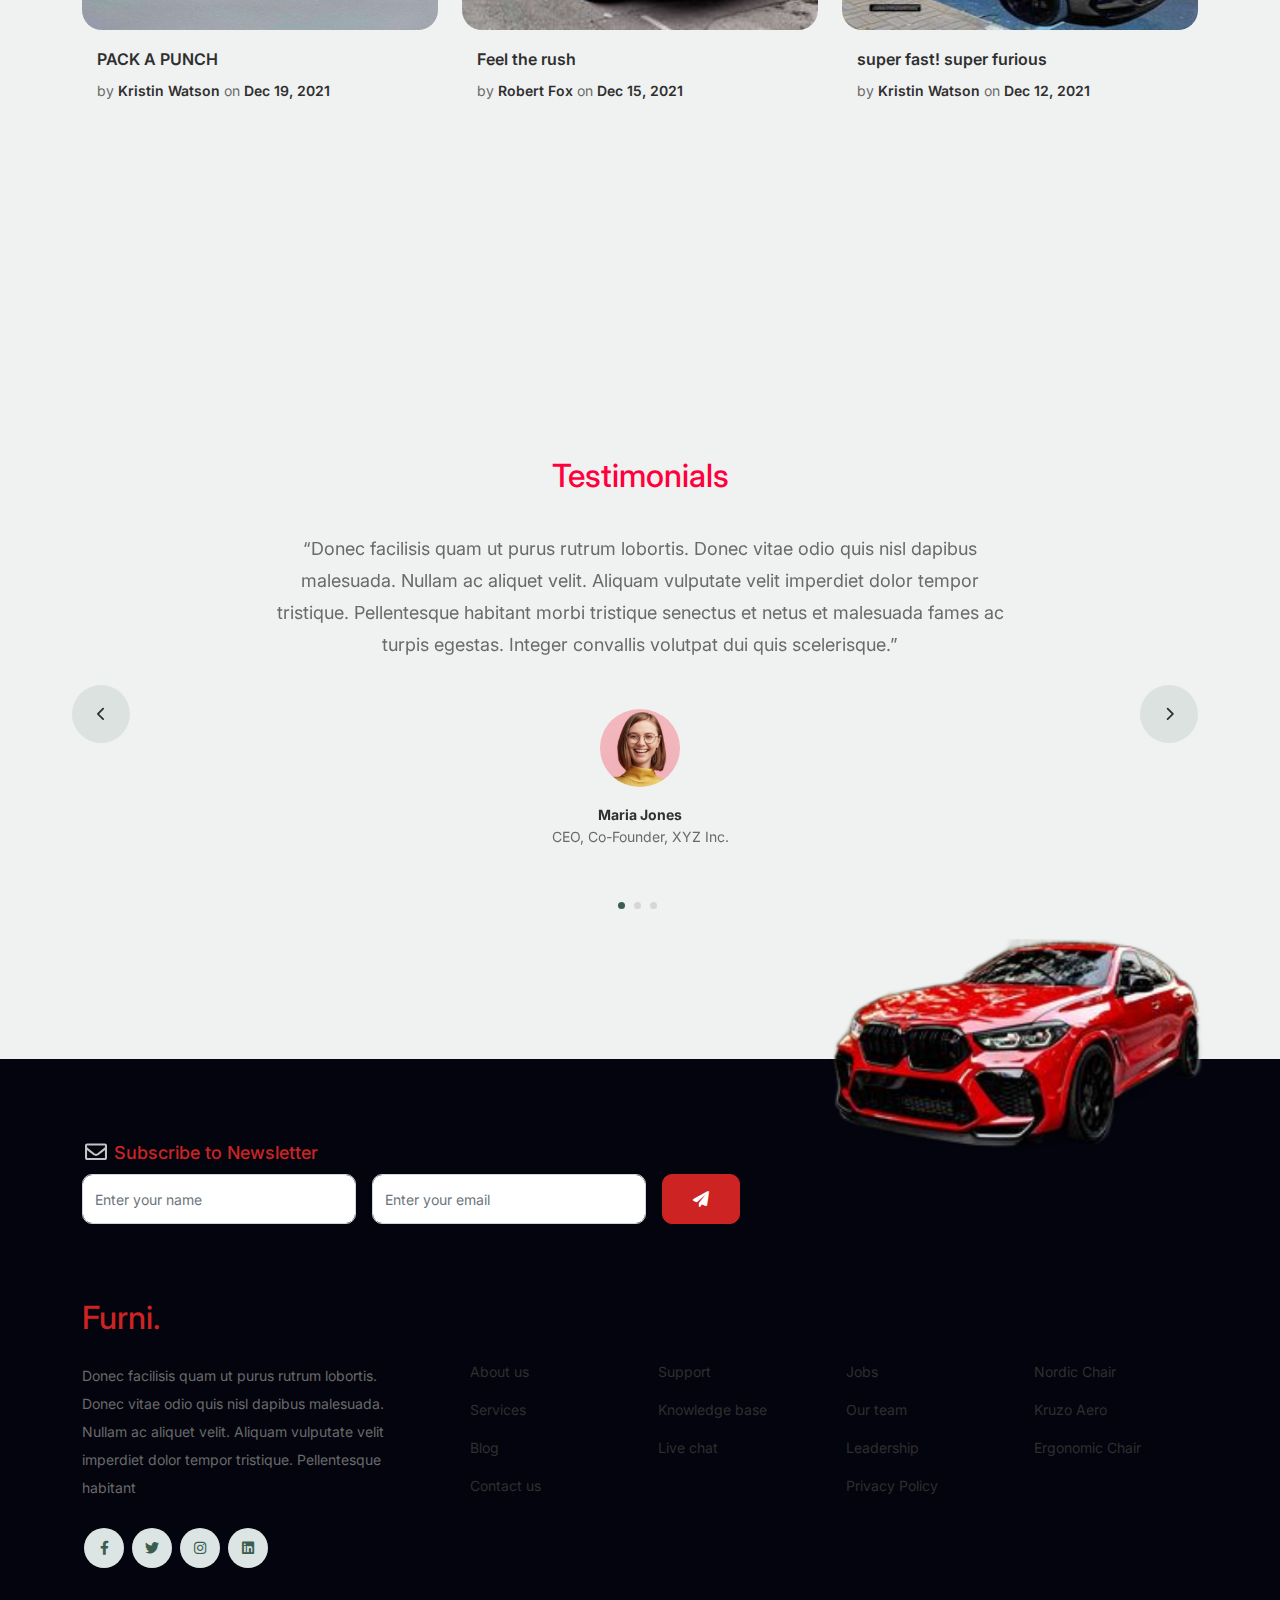
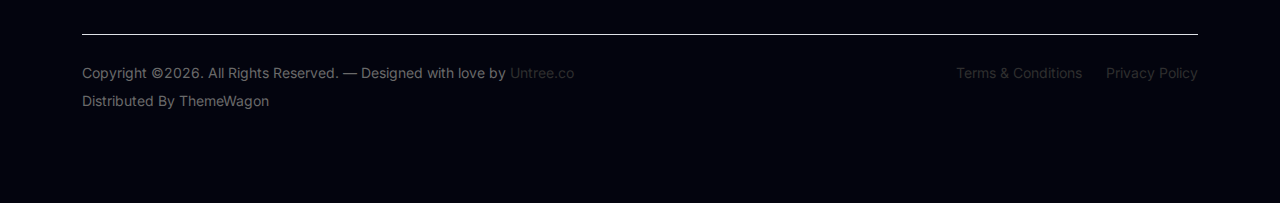
<file: blog.html>
<!-- /*
* Bootstrap 5
* Template Name: Furni
* Template Author: Untree.co
* Template URI: https://untree.co/
* License: https://creativecommons.org/licenses/by/3.0/
*/ -->
<!doctype html>
<html lang="en">
<head>
  <meta charset="utf-8">
  <meta name="viewport" content="width=device-width, initial-scale=1, shrink-to-fit=no">
  <meta name="author" content="Untree.co">
  <link rel="shortcut icon" href="favicon.png">

  <meta name="description" content="" />
  <meta name="keywords" content="bootstrap, bootstrap4" />

		<!-- Bootstrap CSS -->
		<link href="css/bootstrap.min.css" rel="stylesheet">
		<link href="https://cdnjs.cloudflare.com/ajax/libs/font-awesome/6.0.0-beta3/css/all.min.css" rel="stylesheet">
		<link href="css/tiny-slider.css" rel="stylesheet">
		<link href="css/style.css" rel="stylesheet">
		<title>Furni Free Bootstrap 5 Template for Furniture and Interior Design Websites by Untree.co </title>
	</head>

	<body>

		<!-- Start Header/Navigation -->
		<nav class="custom-navbar navbar navbar navbar-expand-md navbar-dark bg-dark" arial-label="Furni navigation bar">

			<div class="container">
				<a class="navbar-brand" href="index.html">BMW<span>.</span></a>

				<button class="navbar-toggler" type="button" data-bs-toggle="collapse" data-bs-target="#navbarsFurni" aria-controls="navbarsFurni" aria-expanded="false" aria-label="Toggle navigation">
					<span class="navbar-toggler-icon"></span>
				</button>

				<div class="collapse navbar-collapse" id="navbarsFurni">
					<ul class="custom-navbar-nav navbar-nav ms-auto mb-2 mb-md-0">
						<li class="nav-item">
							<a class="nav-link" href="index.html">Home</a>
						</li>
						<li><a class="nav-link" href="shop.html">Shop</a></li>
						<li><a class="nav-link" href="about.html">About us</a></li>
						<li><a class="nav-link" href="services.html">Services</a></li>
						<li class="active"><a class="nav-link" href="blog.html">Blog</a></li>
						<li><a class="nav-link" href="contact.html">Contact us</a></li>
					</ul>

					<ul class="custom-navbar-cta navbar-nav mb-2 mb-md-0 ms-5">
						<li><a class="nav-link" href="#"><img src="images/user.svg"></a></li>
						<li><a class="nav-link" href="cart.html"><img src="images/cart.svg"></a></li>
					</ul>
				</div>
			</div>
				
		</nav>
		<!-- End Header/Navigation -->

		<!-- Start Hero Section -->
			<div class="hero">
				<div class="container">
					<div class="row justify-content-between">
						<div class="col-lg-5">
							<div class="intro-excerpt">
								<h1>Blog</h1>
								<p class="mb-4">Donec vitae odio quis nisl dapibus malesuada. Nullam ac aliquet velit. Aliquam vulputate velit imperdiet dolor tempor tristique.</p>
								<p><a href="" class="btn btn-secondary me-2">Shop Now</a><a href="#" class="btn btn-white-outline">Explore</a></p>
							</div>
						</div>
						<div class="col-lg-7">
							<div class="hero-img-wrap">
								<img src="./BMW/background.png" class="img-fluid">
							</div>
						</div>
					</div>
				</div>
			</div>
		<!-- End Hero Section -->

		

		<!-- Start Blog Section -->
		<div class="blog-section">
			<div class="container">
				
				<div class="row">

					<div class="col-12 col-sm-6 col-md-4 mb-5">
						<div class="post-entry">
							<a href="#" class="post-thumbnail"><img class="omg" src="./BMW/per.jpg" alt="Image" class="img-fluid"></a>
							<div class="post-content-entry">
								<h3><a href="#">Shiny perpel</a></h3>
								<div class="meta">
									<span>by <a href="#">Kristin Watson</a></span> <span>on <a href="#">Dec 19, 2021</a></span>
								</div>
							</div>
						</div>
					</div>

					<div class="col-12 col-sm-6 col-md-4 mb-5">
						<div class="post-entry">
							<a href="#" class="post-thumbnail"><img class="omg" src="./BMW/white.jpg" alt="Image" class="img-fluid"></a>
							<div class="post-content-entry">
								<h3><a href="#">as white as the ice</a></h3>
								<div class="meta">
									<span>by <a href="#">Robert Fox</a></span> <span>on <a href="#">Dec 15, 2021</a></span>
								</div>
							</div>
						</div>
					</div>

					<div class="col-12 col-sm-6 col-md-4 mb-5">
						<div class="post-entry">
							<a href="#" class="post-thumbnail"><img class="omg"src="./BMW/bleu.jpg" alt="Image" class="img-fluid"></a>
							<div class="post-content-entry">
								<h3><a href="#">Bleu lover?</a></h3>
								<div class="meta">
									<span>by <a href="#">Kristin Watson</a></span> <span>on <a href="#">Dec 12, 2021</a></span>
								</div>
							</div>
						</div>
					</div>

					<div class="col-12 col-sm-6 col-md-4 mb-5">
						<div class="post-entry">
							<a href="#" class="post-thumbnail"><img class="omg" src="./BMW/green.jpg" alt="Image" class="img-fluid"></a>
							<div class="post-content-entry">
								<h3><a href="#">Green glossy car</a></h3>
								<div class="meta">
									<span>by <a href="#">Kristin Watson</a></span> <span>on <a href="#">Dec 19, 2021</a></span>
								</div>
							</div>
						</div>
					</div>

					<div class="col-12 col-sm-6 col-md-4 mb-5">
						<div class="post-entry">
							<a href="#" class="post-thumbnail"><img class="omg" src="./BMW/ice.jpg" alt="Image" class="img-fluid"></a>
							<div class="post-content-entry">
								<h3><a href="#">PACK A PUNCH</a></h3>
								<div class="meta">
									<span>by <a href="#">Robert Fox</a></span> <span>on <a href="#">Dec 15, 2021</a></span>
								</div>
							</div>
						</div>
					</div>

					<div class="col-12 col-sm-6 col-md-4 mb-5">
						<div class="post-entry">
							<a href="#" class="post-thumbnail"><img class="omg" src="./BMW/gris.jpg"  alt="Image" class="img-fluid"></a>
							<div class="post-content-entry">
								<h3><a href="#">PACK A PUNCH</a></h3>
								<div class="meta">
									<span>by <a href="#">Kristin Watson</a></span> <span>on <a href="#">Dec 12, 2021</a></span>
								</div>
							</div>
						</div>
					</div>

					<div class="col-12 col-sm-6 col-md-4 mb-5">
						<div class="post-entry">
							<a href="#" class="post-thumbnail"><img class="omg" src="./BMW/big.jpg" alt="Image" class="img-fluid"></a>
							<div class="post-content-entry">
								<h3><a href="#">PACK A PUNCH</a></h3>
								<div class="meta">
									<span>by <a href="#">Kristin Watson</a></span> <span>on <a href="#">Dec 19, 2021</a></span>
								</div>
							</div>
						</div>
					</div>

					<div class="col-12 col-sm-6 col-md-4 mb-5">
						<div class="post-entry">
							<a href="#" class="post-thumbnail"><img class="omg" src="./BMW/f4cce3a0a697fdb4516508a4fc3b14fb.jpg" alt="Image" class="img-fluid"></a>
							<div class="post-content-entry">
								<h3><a href="#">Feel the rush</a></h3>
								<div class="meta">
									<span>by <a href="#">Robert Fox</a></span> <span>on <a href="#">Dec 15, 2021</a></span>
								</div>
							</div>
						</div>
					</div>

					<div class="col-12 col-sm-6 col-md-4 mb-5">
						<div class="post-entry">
							<a href="#" class="post-thumbnail"><img class="omg" src="./BMW/91205e32740069b054461f881e3003d2.jpg" alt="Image" class="img-fluid"></a>
							<div class="post-content-entry">
								<h3><a href="#">super fast! super furious</a></h3>
								<div class="meta">
									<span>by <a href="#">Kristin Watson</a></span> <span>on <a href="#">Dec 12, 2021</a></span>
								</div>
							</div>
						</div>
					</div>

				</div>
			</div>
		</div>
		<!-- End Blog Section -->	

		

		<!-- Start Testimonial Slider -->
		<div class="testimonial-section before-footer-section">
			<div class="container">
				<div class="row">
					<div class="col-lg-7 mx-auto text-center">
						<h2 class="section-title">Testimonials</h2>
					</div>
				</div>

				<div class="row justify-content-center">
					<div class="col-lg-12">
						<div class="testimonial-slider-wrap text-center">

							<div id="testimonial-nav">
								<span class="prev" data-controls="prev"><span class="fa fa-chevron-left"></span></span>
								<span class="next" data-controls="next"><span class="fa fa-chevron-right"></span></span>
							</div>

							<div class="testimonial-slider">
								
								<div class="item">
									<div class="row justify-content-center">
										<div class="col-lg-8 mx-auto">

											<div class="testimonial-block text-center">
												<blockquote class="mb-5">
													<p>&ldquo;Donec facilisis quam ut purus rutrum lobortis. Donec vitae odio quis nisl dapibus malesuada. Nullam ac aliquet velit. Aliquam vulputate velit imperdiet dolor tempor tristique. Pellentesque habitant morbi tristique senectus et netus et malesuada fames ac turpis egestas. Integer convallis volutpat dui quis scelerisque.&rdquo;</p>
												</blockquote>

												<div class="author-info">
													<div class="author-pic">
														<img src="images/person-1.png" alt="Maria Jones" class="img-fluid">
													</div>
													<h3 class="font-weight-bold">Maria Jones</h3>
													<span class="position d-block mb-3">CEO, Co-Founder, XYZ Inc.</span>
												</div>
											</div>

										</div>
									</div>
								</div> 
								<!-- END item -->

								<div class="item">
									<div class="row justify-content-center">
										<div class="col-lg-8 mx-auto">

											<div class="testimonial-block text-center">
												<blockquote class="mb-5">
													<p>&ldquo;Donec facilisis quam ut purus rutrum lobortis. Donec vitae odio quis nisl dapibus malesuada. Nullam ac aliquet velit. Aliquam vulputate velit imperdiet dolor tempor tristique. Pellentesque habitant morbi tristique senectus et netus et malesuada fames ac turpis egestas. Integer convallis volutpat dui quis scelerisque.&rdquo;</p>
												</blockquote>

												<div class="author-info">
													<div class="author-pic">
														<img src="images/person-1.png" alt="Maria Jones" class="img-fluid">
													</div>
													<h3 class="font-weight-bold">Maria Jones</h3>
													<span class="position d-block mb-3">CEO, Co-Founder, XYZ Inc.</span>
												</div>
											</div>

										</div>
									</div>
								</div> 
								<!-- END item -->

								<div class="item">
									<div class="row justify-content-center">
										<div class="col-lg-8 mx-auto">

											<div class="testimonial-block text-center">
												<blockquote class="mb-5">
													<p>&ldquo;Donec facilisis quam ut purus rutrum lobortis. Donec vitae odio quis nisl dapibus malesuada. Nullam ac aliquet velit. Aliquam vulputate velit imperdiet dolor tempor tristique. Pellentesque habitant morbi tristique senectus et netus et malesuada fames ac turpis egestas. Integer convallis volutpat dui quis scelerisque.&rdquo;</p>
												</blockquote>

												<div class="author-info">
													<div class="author-pic">
														<img src="images/person-1.png" alt="Maria Jones" class="img-fluid">
													</div>
													<h3 class="font-weight-bold">Maria Jones</h3>
													<span class="position d-block mb-3">CEO, Co-Founder, XYZ Inc.</span>
												</div>
											</div>

										</div>
									</div>
								</div> 
								<!-- END item -->

							</div>

						</div>
					</div>
				</div>
			</div>
		</div>
		<!-- End Testimonial Slider -->

		

		<!-- Start Footer Section -->
		<footer class="footer-section">
			<div class="container relative">

				<div class="sofa-img">
					<img src="./BMW/hi.png" alt="Image" class="img-fluid">
				</div>

				<div class="row">
					<div class="col-lg-8">
						<div class="subscription-form">
							<h3 class="d-flex align-items-center"><span class="me-1"><img src="images/envelope-outline.svg" alt="Image" class="img-fluid"></span><span>Subscribe to Newsletter</span></h3>

							<form action="#" class="row g-3">
								<div class="col-auto">
									<input type="text" class="form-control" placeholder="Enter your name">
								</div>
								<div class="col-auto">
									<input type="email" class="form-control" placeholder="Enter your email">
								</div>
								<div class="col-auto">
									<button class="btn btn-primary">
										<span class="fa fa-paper-plane"></span>
									</button>
								</div>
							</form>

						</div>
					</div>
				</div>

				<div class="row g-5 mb-5">
					<div class="col-lg-4">
						<div class="mb-4 footer-logo-wrap"><a href="#" class="footer-logo">Furni<span>.</span></a></div>
						<p class="mb-4">Donec facilisis quam ut purus rutrum lobortis. Donec vitae odio quis nisl dapibus malesuada. Nullam ac aliquet velit. Aliquam vulputate velit imperdiet dolor tempor tristique. Pellentesque habitant</p>

						<ul class="list-unstyled custom-social">
							<li><a href="#"><span class="fa fa-brands fa-facebook-f"></span></a></li>
							<li><a href="#"><span class="fa fa-brands fa-twitter"></span></a></li>
							<li><a href="#"><span class="fa fa-brands fa-instagram"></span></a></li>
							<li><a href="#"><span class="fa fa-brands fa-linkedin"></span></a></li>
						</ul>
					</div>

					<div class="col-lg-8">
						<div class="row links-wrap">
							<div class="col-6 col-sm-6 col-md-3">
								<ul class="list-unstyled">
									<li><a href="#">About us</a></li>
									<li><a href="#">Services</a></li>
									<li><a href="#">Blog</a></li>
									<li><a href="#">Contact us</a></li>
								</ul>
							</div>

							<div class="col-6 col-sm-6 col-md-3">
								<ul class="list-unstyled">
									<li><a href="#">Support</a></li>
									<li><a href="#">Knowledge base</a></li>
									<li><a href="#">Live chat</a></li>
								</ul>
							</div>

							<div class="col-6 col-sm-6 col-md-3">
								<ul class="list-unstyled">
									<li><a href="#">Jobs</a></li>
									<li><a href="#">Our team</a></li>
									<li><a href="#">Leadership</a></li>
									<li><a href="#">Privacy Policy</a></li>
								</ul>
							</div>

							<div class="col-6 col-sm-6 col-md-3">
								<ul class="list-unstyled">
									<li><a href="#">Nordic Chair</a></li>
									<li><a href="#">Kruzo Aero</a></li>
									<li><a href="#">Ergonomic Chair</a></li>
								</ul>
							</div>
						</div>
					</div>

				</div>

				<div class="border-top copyright">
					<div class="row pt-4">
						<div class="col-lg-6">
							<p class="mb-2 text-center text-lg-start">Copyright &copy;<script>document.write(new Date().getFullYear());</script>. All Rights Reserved. &mdash; Designed with love by <a href="https://untree.co">Untree.co</a> Distributed By <a hreff="https://themewagon.com">ThemeWagon</a>  <!-- License information: https://untree.co/license/ -->
            </p>
						</div>

						<div class="col-lg-6 text-center text-lg-end">
							<ul class="list-unstyled d-inline-flex ms-auto">
								<li class="me-4"><a href="#">Terms &amp; Conditions</a></li>
								<li><a href="#">Privacy Policy</a></li>
							</ul>
						</div>

					</div>
				</div>

			</div>
		</footer>
		<!-- End Footer Section -->	


		<script src="js/bootstrap.bundle.min.js"></script>
		<script src="js/tiny-slider.js"></script>
		<script src="js/custom.js"></script>
	</body>

</html>
</file>
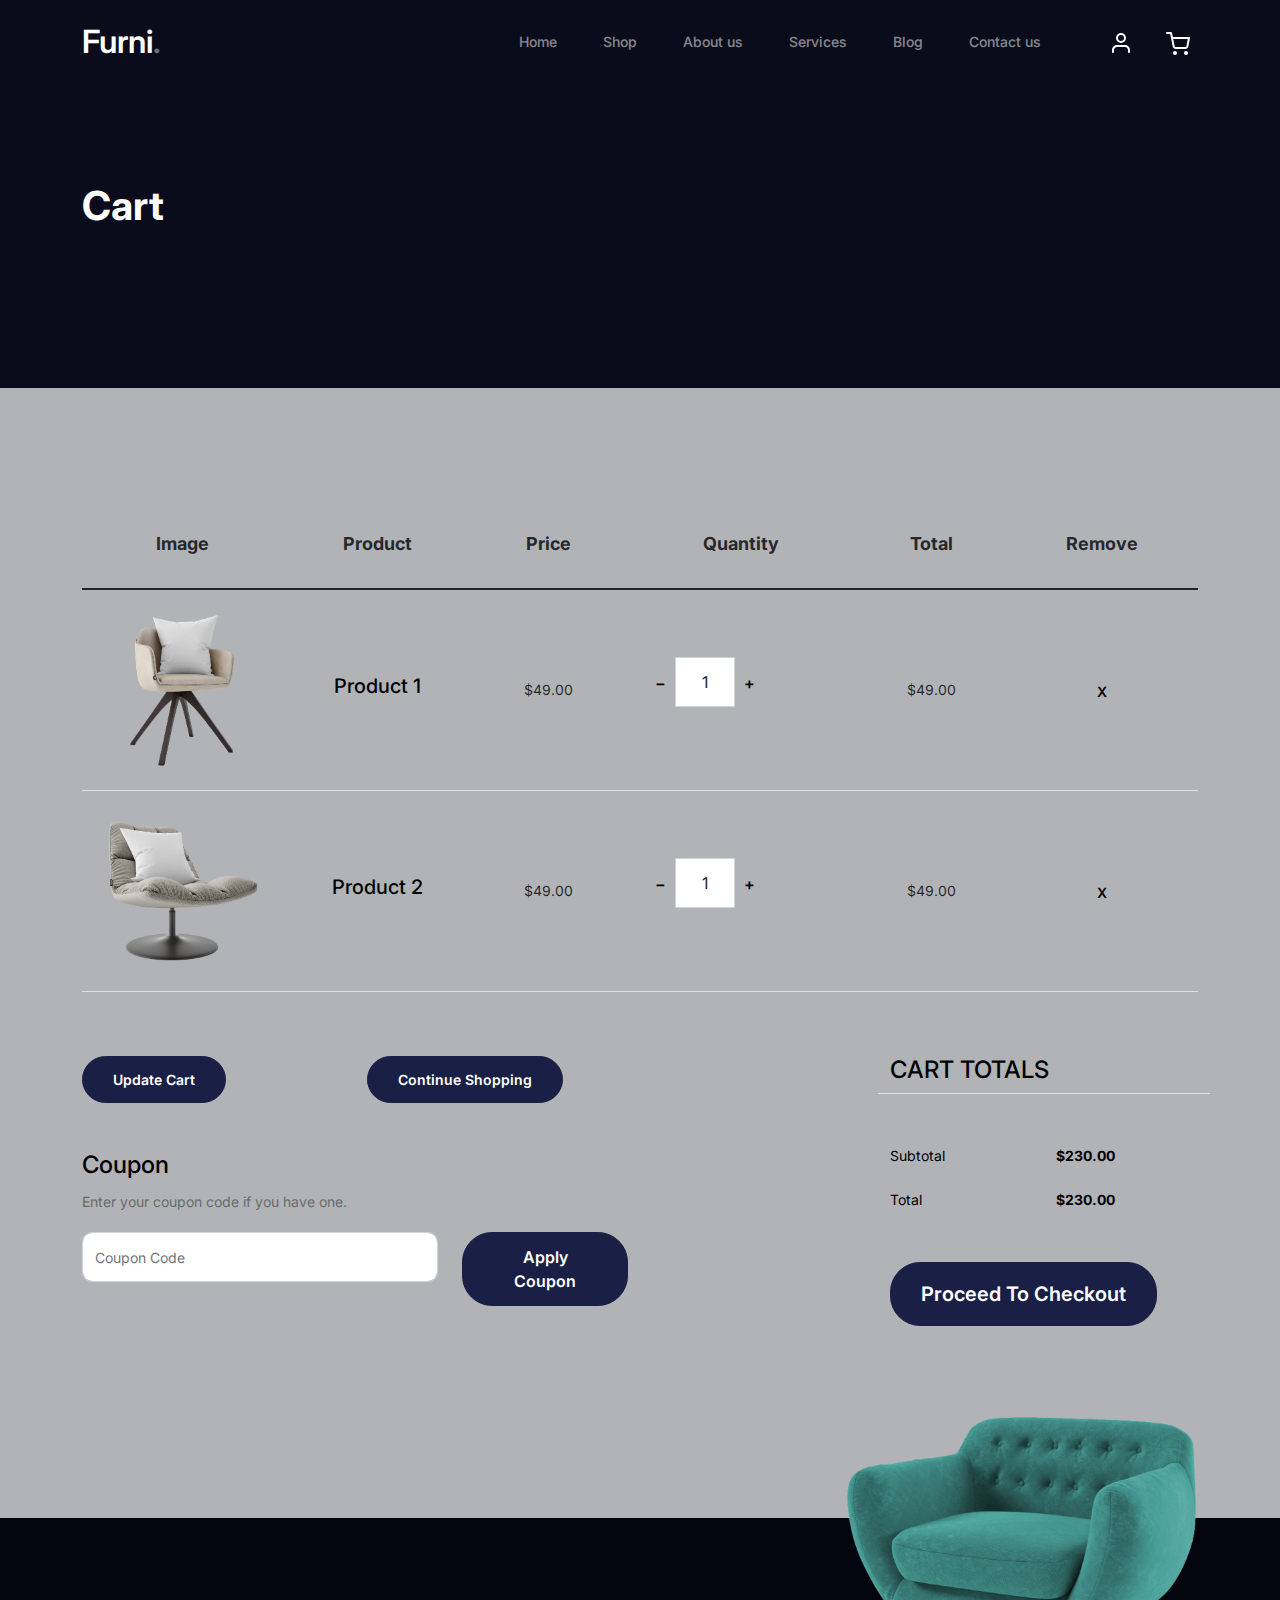
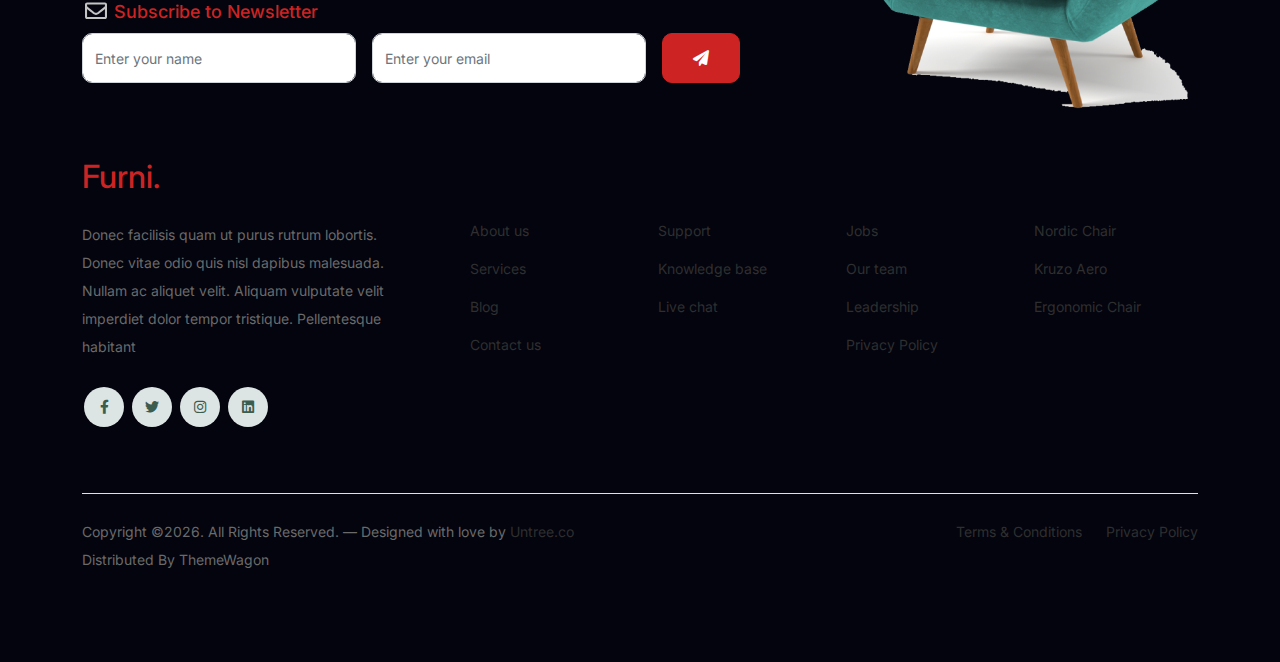
<file: cart.html>
<!-- /*
* Bootstrap 5
* Template Name: Furni
* Template Author: Untree.co
* Template URI: https://untree.co/
* License: https://creativecommons.org/licenses/by/3.0/
*/ -->
<!doctype html>
<html lang="en">
<head>
  <meta charset="utf-8">
  <meta name="viewport" content="width=device-width, initial-scale=1, shrink-to-fit=no">
  <meta name="author" content="Untree.co">
  <link rel="shortcut icon" href="favicon.png">

  <meta name="description" content="" />
  <meta name="keywords" content="bootstrap, bootstrap4" />

		<!-- Bootstrap CSS -->
		<link href="css/bootstrap.min.css" rel="stylesheet">
		<link href="https://cdnjs.cloudflare.com/ajax/libs/font-awesome/6.0.0-beta3/css/all.min.css" rel="stylesheet">
		<link href="css/tiny-slider.css" rel="stylesheet">
		<link href="css/style.css" rel="stylesheet">
		<title>Furni Free Bootstrap 5 Template for Furniture and Interior Design Websites by Untree.co </title>
	</head>

	<body>

		<!-- Start Header/Navigation -->
		<nav class="custom-navbar navbar navbar navbar-expand-md navbar-dark bg-dark" arial-label="Furni navigation bar">

			<div class="container">
				<a class="navbar-brand" href="index.html">Furni<span>.</span></a>

				<button class="navbar-toggler" type="button" data-bs-toggle="collapse" data-bs-target="#navbarsFurni" aria-controls="navbarsFurni" aria-expanded="false" aria-label="Toggle navigation">
					<span class="navbar-toggler-icon"></span>
				</button>

				<div class="collapse navbar-collapse" id="navbarsFurni">
					<ul class="custom-navbar-nav navbar-nav ms-auto mb-2 mb-md-0">
						<li class="nav-item ">
							<a class="nav-link" href="index.html">Home</a>
						</li>
						<li><a class="nav-link" href="shop.html">Shop</a></li>
						<li><a class="nav-link" href="about.html">About us</a></li>
						<li><a class="nav-link" href="services.html">Services</a></li>
						<li><a class="nav-link" href="blog.html">Blog</a></li>
						<li><a class="nav-link" href="contact.html">Contact us</a></li>
					</ul>

					<ul class="custom-navbar-cta navbar-nav mb-2 mb-md-0 ms-5">
						<li><a class="nav-link" href="#"><img src="images/user.svg"></a></li>
						<li><a class="nav-link" href="cart.html"><img src="images/cart.svg"></a></li>
					</ul>
				</div>
			</div>
				
		</nav>
		<!-- End Header/Navigation -->

		<!-- Start Hero Section -->
			<div class="hero">
				<div class="container">
					<div class="row justify-content-between">
						<div class="col-lg-5">
							<div class="intro-excerpt">
								<h1>Cart</h1>
							</div>
						</div>
						<div class="col-lg-7">
							
						</div>
					</div>
				</div>
			</div>
		<!-- End Hero Section -->

		

		<div class="untree_co-section before-footer-section">
            <div class="container">
              <div class="row mb-5">
                <form class="col-md-12" method="post">
                  <div class="site-blocks-table">
                    <table class="table">
                      <thead>
                        <tr>
                          <th class="product-thumbnail">Image</th>
                          <th class="product-name">Product</th>
                          <th class="product-price">Price</th>
                          <th class="product-quantity">Quantity</th>
                          <th class="product-total">Total</th>
                          <th class="product-remove">Remove</th>
                        </tr>
                      </thead>
                      <tbody>
                        <tr>
                          <td class="product-thumbnail">
                            <img src="images/product-1.png" alt="Image" class="img-fluid">
                          </td>
                          <td class="product-name">
                            <h2 class="h5 text-black">Product 1</h2>
                          </td>
                          <td>$49.00</td>
                          <td>
                            <div class="input-group mb-3 d-flex align-items-center quantity-container" style="max-width: 120px;">
                              <div class="input-group-prepend">
                                <button class="btn btn-outline-black decrease" type="button">&minus;</button>
                              </div>
                              <input type="text" class="form-control text-center quantity-amount" value="1" placeholder="" aria-label="Example text with button addon" aria-describedby="button-addon1">
                              <div class="input-group-append">
                                <button class="btn btn-outline-black increase" type="button">&plus;</button>
                              </div>
                            </div>
        
                          </td>
                          <td>$49.00</td>
                          <td><a href="#" class="btn btn-black btn-sm">X</a></td>
                        </tr>
        
                        <tr>
                          <td class="product-thumbnail">
                            <img src="images/product-2.png" alt="Image" class="img-fluid">
                          </td>
                          <td class="product-name">
                            <h2 class="h5 text-black">Product 2</h2>
                          </td>
                          <td>$49.00</td>
                          <td>
                            <div class="input-group mb-3 d-flex align-items-center quantity-container" style="max-width: 120px;">
                              <div class="input-group-prepend">
                                <button class="btn btn-outline-black decrease" type="button">&minus;</button>
                              </div>
                              <input type="text" class="form-control text-center quantity-amount" value="1" placeholder="" aria-label="Example text with button addon" aria-describedby="button-addon1">
                              <div class="input-group-append">
                                <button class="btn btn-outline-black increase" type="button">&plus;</button>
                              </div>
                            </div>
        
                          </td>
                          <td>$49.00</td>
                          <td><a href="#" class="btn btn-black btn-sm">X</a></td>
                        </tr>
                      </tbody>
                    </table>
                  </div>
                </form>
              </div>
        
              <div class="row">
                <div class="col-md-6">
                  <div class="row mb-5">
                    <div class="col-md-6 mb-3 mb-md-0">
                      <button class="btn btn-black btn-sm btn-block">Update Cart</button>
                    </div>
                    <div class="col-md-6">
                      <button class="btn btn-outline-black btn-sm btn-block">Continue Shopping</button>
                    </div>
                  </div>
                  <div class="row">
                    <div class="col-md-12">
                      <label class="text-black h4" for="coupon">Coupon</label>
                      <p>Enter your coupon code if you have one.</p>
                    </div>
                    <div class="col-md-8 mb-3 mb-md-0">
                      <input type="text" class="form-control py-3" id="coupon" placeholder="Coupon Code">
                    </div>
                    <div class="col-md-4">
                      <button class="btn btn-black">Apply Coupon</button>
                    </div>
                  </div>
                </div>
                <div class="col-md-6 pl-5">
                  <div class="row justify-content-end">
                    <div class="col-md-7">
                      <div class="row">
                        <div class="col-md-12 text-right border-bottom mb-5">
                          <h3 class="text-black h4 text-uppercase">Cart Totals</h3>
                        </div>
                      </div>
                      <div class="row mb-3">
                        <div class="col-md-6">
                          <span class="text-black">Subtotal</span>
                        </div>
                        <div class="col-md-6 text-right">
                          <strong class="text-black">$230.00</strong>
                        </div>
                      </div>
                      <div class="row mb-5">
                        <div class="col-md-6">
                          <span class="text-black">Total</span>
                        </div>
                        <div class="col-md-6 text-right">
                          <strong class="text-black">$230.00</strong>
                        </div>
                      </div>
        
                      <div class="row">
                        <div class="col-md-12">
                          <button class="btn btn-black btn-lg py-3 btn-block" onclick="window.location='checkout.html'">Proceed To Checkout</button>
                        </div>
                      </div>
                    </div>
                  </div>
                </div>
              </div>
            </div>
          </div>
		

		<!-- Start Footer Section -->
		<footer class="footer-section">
			<div class="container relative">

				<div class="sofa-img">
					<img src="images/sofa.png" alt="Image" class="img-fluid">
				</div>

				<div class="row">
					<div class="col-lg-8">
						<div class="subscription-form">
							<h3 class="d-flex align-items-center"><span class="me-1"><img src="images/envelope-outline.svg" alt="Image" class="img-fluid"></span><span>Subscribe to Newsletter</span></h3>

							<form action="#" class="row g-3">
								<div class="col-auto">
									<input type="text" class="form-control" placeholder="Enter your name">
								</div>
								<div class="col-auto">
									<input type="email" class="form-control" placeholder="Enter your email">
								</div>
								<div class="col-auto">
									<button class="btn btn-primary">
										<span class="fa fa-paper-plane"></span>
									</button>
								</div>
							</form>

						</div>
					</div>
				</div>

				<div class="row g-5 mb-5">
					<div class="col-lg-4">
						<div class="mb-4 footer-logo-wrap"><a href="#" class="footer-logo">Furni<span>.</span></a></div>
						<p class="mb-4">Donec facilisis quam ut purus rutrum lobortis. Donec vitae odio quis nisl dapibus malesuada. Nullam ac aliquet velit. Aliquam vulputate velit imperdiet dolor tempor tristique. Pellentesque habitant</p>

						<ul class="list-unstyled custom-social">
							<li><a href="#"><span class="fa fa-brands fa-facebook-f"></span></a></li>
							<li><a href="#"><span class="fa fa-brands fa-twitter"></span></a></li>
							<li><a href="#"><span class="fa fa-brands fa-instagram"></span></a></li>
							<li><a href="#"><span class="fa fa-brands fa-linkedin"></span></a></li>
						</ul>
					</div>

					<div class="col-lg-8">
						<div class="row links-wrap">
							<div class="col-6 col-sm-6 col-md-3">
								<ul class="list-unstyled">
									<li><a href="#">About us</a></li>
									<li><a href="#">Services</a></li>
									<li><a href="#">Blog</a></li>
									<li><a href="#">Contact us</a></li>
								</ul>
							</div>

							<div class="col-6 col-sm-6 col-md-3">
								<ul class="list-unstyled">
									<li><a href="#">Support</a></li>
									<li><a href="#">Knowledge base</a></li>
									<li><a href="#">Live chat</a></li>
								</ul>
							</div>

							<div class="col-6 col-sm-6 col-md-3">
								<ul class="list-unstyled">
									<li><a href="#">Jobs</a></li>
									<li><a href="#">Our team</a></li>
									<li><a href="#">Leadership</a></li>
									<li><a href="#">Privacy Policy</a></li>
								</ul>
							</div>

							<div class="col-6 col-sm-6 col-md-3">
								<ul class="list-unstyled">
									<li><a href="#">Nordic Chair</a></li>
									<li><a href="#">Kruzo Aero</a></li>
									<li><a href="#">Ergonomic Chair</a></li>
								</ul>
							</div>
						</div>
					</div>

				</div>

				<div class="border-top copyright">
					<div class="row pt-4">
						<div class="col-lg-6">
							<p class="mb-2 text-center text-lg-start">Copyright &copy;<script>document.write(new Date().getFullYear());</script>. All Rights Reserved. &mdash; Designed with love by <a href="https://untree.co">Untree.co</a> Distributed By <a hreff="https://themewagon.com">ThemeWagon</a>  <!-- License information: https://untree.co/license/ -->
            </p>
						</div>

						<div class="col-lg-6 text-center text-lg-end">
							<ul class="list-unstyled d-inline-flex ms-auto">
								<li class="me-4"><a href="#">Terms &amp; Conditions</a></li>
								<li><a href="#">Privacy Policy</a></li>
							</ul>
						</div>

					</div>
				</div>

			</div>
		</footer>
		<!-- End Footer Section -->	


		<script src="js/bootstrap.bundle.min.js"></script>
		<script src="js/tiny-slider.js"></script>
		<script src="js/custom.js"></script>
	</body>

</html>
</file>
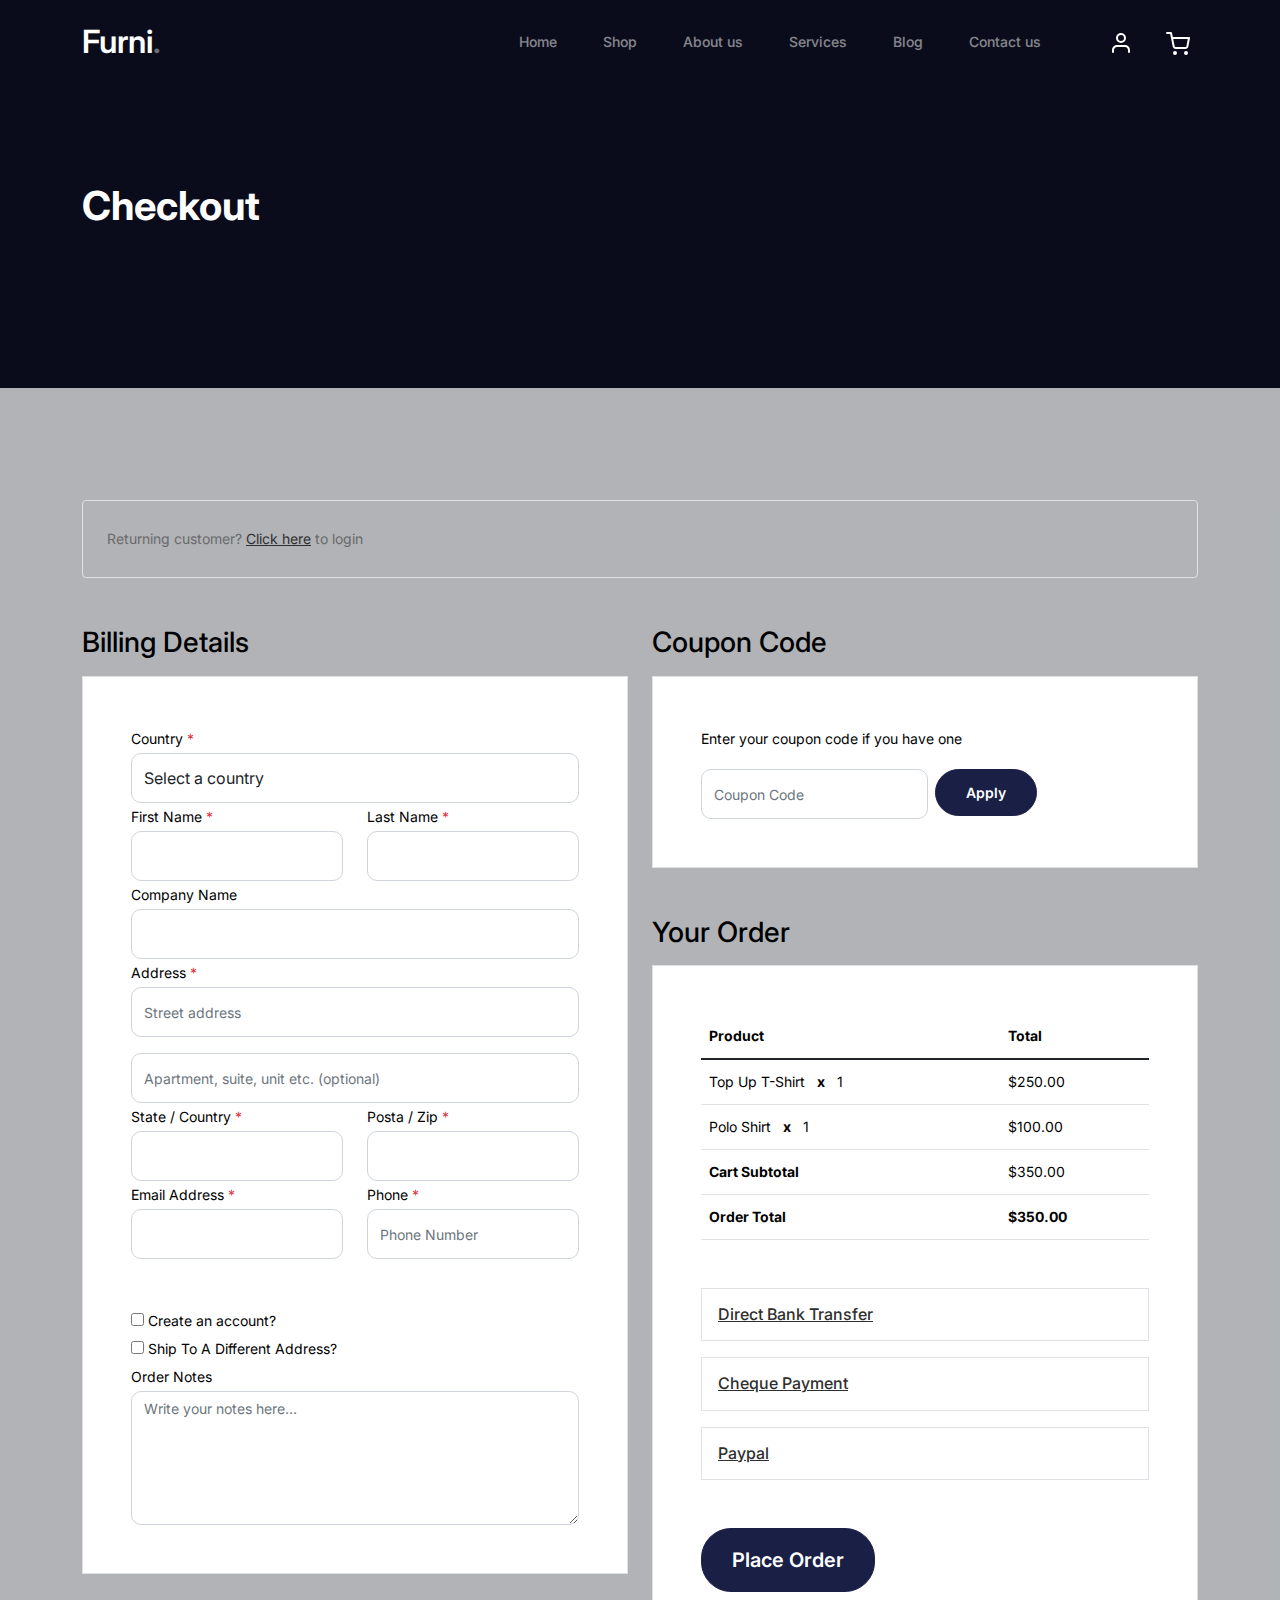
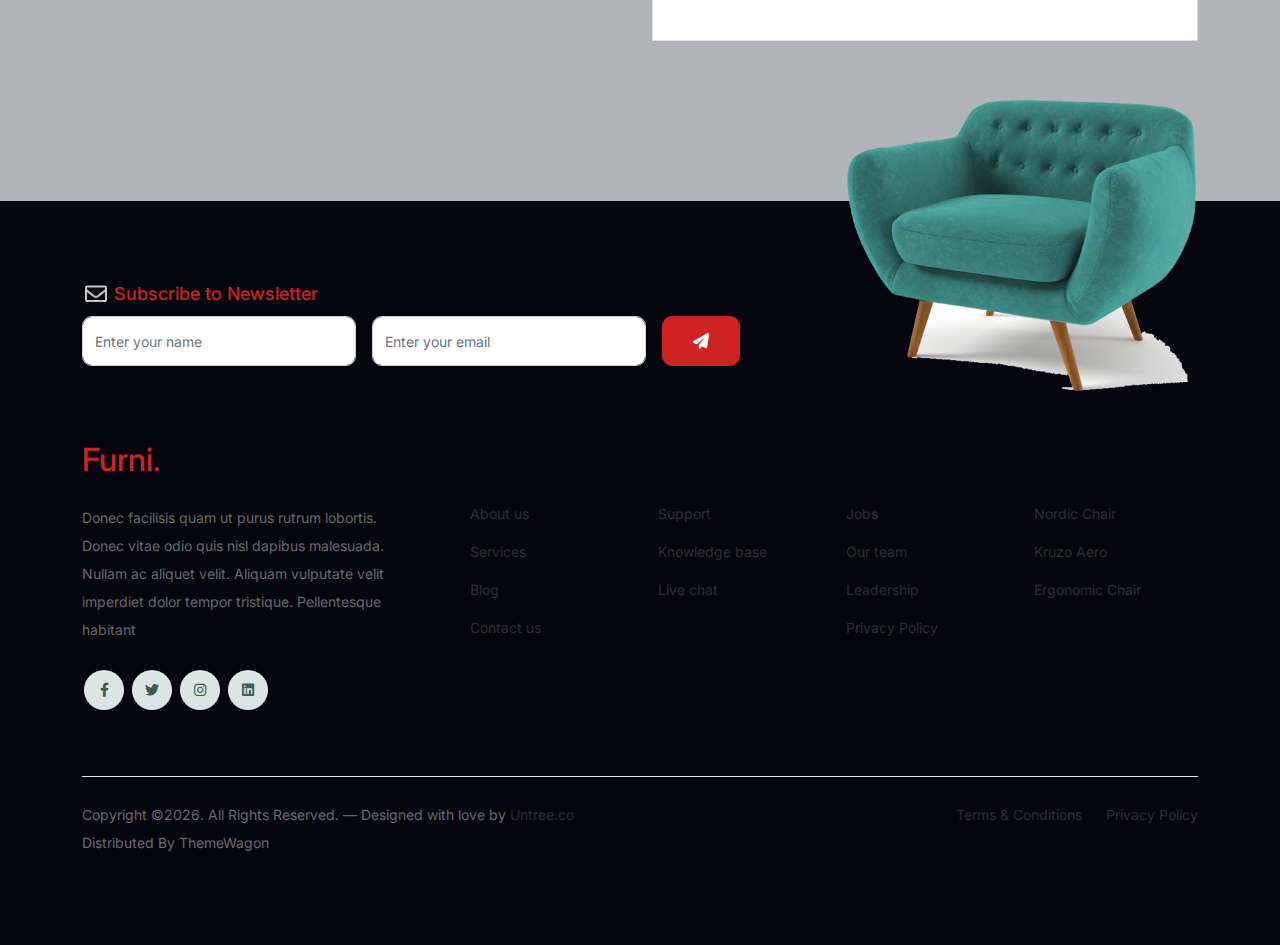
<file: checkout.html>
<!-- /*
* Bootstrap 5
* Template Name: Furni
* Template Author: Untree.co
* Template URI: https://untree.co/
* License: https://creativecommons.org/licenses/by/3.0/
*/ -->
<!doctype html>
<html lang="en">
<head>
  <meta charset="utf-8">
  <meta name="viewport" content="width=device-width, initial-scale=1, shrink-to-fit=no">
  <meta name="author" content="Untree.co">
  <link rel="shortcut icon" href="favicon.png">

  <meta name="description" content="" />
  <meta name="keywords" content="bootstrap, bootstrap4" />

		<!-- Bootstrap CSS -->
		<link href="css/bootstrap.min.css" rel="stylesheet">
		<link href="https://cdnjs.cloudflare.com/ajax/libs/font-awesome/6.0.0-beta3/css/all.min.css" rel="stylesheet">
		<link href="css/tiny-slider.css" rel="stylesheet">
		<link href="css/style.css" rel="stylesheet">
		<title>Furni Free Bootstrap 5 Template for Furniture and Interior Design Websites by Untree.co </title>
	</head>

	<body>

		<!-- Start Header/Navigation -->
		<nav class="custom-navbar navbar navbar navbar-expand-md navbar-dark bg-dark" arial-label="Furni navigation bar">

			<div class="container">
				<a class="navbar-brand" href="index.html">Furni<span>.</span></a>

				<button class="navbar-toggler" type="button" data-bs-toggle="collapse" data-bs-target="#navbarsFurni" aria-controls="navbarsFurni" aria-expanded="false" aria-label="Toggle navigation">
					<span class="navbar-toggler-icon"></span>
				</button>

				<div class="collapse navbar-collapse" id="navbarsFurni">
					<ul class="custom-navbar-nav navbar-nav ms-auto mb-2 mb-md-0">
						<li class="nav-item ">
							<a class="nav-link" href="index.html">Home</a>
						</li>
						<li><a class="nav-link" href="shop.html">Shop</a></li>
						<li><a class="nav-link" href="about.html">About us</a></li>
						<li><a class="nav-link" href="services.html">Services</a></li>
						<li><a class="nav-link" href="blog.html">Blog</a></li>
						<li><a class="nav-link" href="contact.html">Contact us</a></li>
					</ul>

					<ul class="custom-navbar-cta navbar-nav mb-2 mb-md-0 ms-5">
						<li><a class="nav-link" href="#"><img src="images/user.svg"></a></li>
						<li><a class="nav-link" href="cart.html"><img src="images/cart.svg"></a></li>
					</ul>
				</div>
			</div>
				
		</nav>
		<!-- End Header/Navigation -->

		<!-- Start Hero Section -->
			<div class="hero">
				<div class="container">
					<div class="row justify-content-between">
						<div class="col-lg-5">
							<div class="intro-excerpt">
								<h1>Checkout</h1>
							</div>
						</div>
						<div class="col-lg-7">
							
						</div>
					</div>
				</div>
			</div>
		<!-- End Hero Section -->

		<div class="untree_co-section">
		    <div class="container">
		      <div class="row mb-5">
		        <div class="col-md-12">
		          <div class="border p-4 rounded" role="alert">
		            Returning customer? <a href="#">Click here</a> to login
		          </div>
		        </div>
		      </div>
		      <div class="row">
		        <div class="col-md-6 mb-5 mb-md-0">
		          <h2 class="h3 mb-3 text-black">Billing Details</h2>
		          <div class="p-3 p-lg-5 border bg-white">
		            <div class="form-group">
		              <label for="c_country" class="text-black">Country <span class="text-danger">*</span></label>
		              <select id="c_country" class="form-control">
		                <option value="1">Select a country</option>    
		                <option value="2">bangladesh</option>    
		                <option value="3">Algeria</option>    
		                <option value="4">Afghanistan</option>    
		                <option value="5">Ghana</option>    
		                <option value="6">Albania</option>    
		                <option value="7">Bahrain</option>    
		                <option value="8">Colombia</option>    
		                <option value="9">Dominican Republic</option>    
		              </select>
		            </div>
		            <div class="form-group row">
		              <div class="col-md-6">
		                <label for="c_fname" class="text-black">First Name <span class="text-danger">*</span></label>
		                <input type="text" class="form-control" id="c_fname" name="c_fname">
		              </div>
		              <div class="col-md-6">
		                <label for="c_lname" class="text-black">Last Name <span class="text-danger">*</span></label>
		                <input type="text" class="form-control" id="c_lname" name="c_lname">
		              </div>
		            </div>

		            <div class="form-group row">
		              <div class="col-md-12">
		                <label for="c_companyname" class="text-black">Company Name </label>
		                <input type="text" class="form-control" id="c_companyname" name="c_companyname">
		              </div>
		            </div>

		            <div class="form-group row">
		              <div class="col-md-12">
		                <label for="c_address" class="text-black">Address <span class="text-danger">*</span></label>
		                <input type="text" class="form-control" id="c_address" name="c_address" placeholder="Street address">
		              </div>
		            </div>

		            <div class="form-group mt-3">
		              <input type="text" class="form-control" placeholder="Apartment, suite, unit etc. (optional)">
		            </div>

		            <div class="form-group row">
		              <div class="col-md-6">
		                <label for="c_state_country" class="text-black">State / Country <span class="text-danger">*</span></label>
		                <input type="text" class="form-control" id="c_state_country" name="c_state_country">
		              </div>
		              <div class="col-md-6">
		                <label for="c_postal_zip" class="text-black">Posta / Zip <span class="text-danger">*</span></label>
		                <input type="text" class="form-control" id="c_postal_zip" name="c_postal_zip">
		              </div>
		            </div>

		            <div class="form-group row mb-5">
		              <div class="col-md-6">
		                <label for="c_email_address" class="text-black">Email Address <span class="text-danger">*</span></label>
		                <input type="text" class="form-control" id="c_email_address" name="c_email_address">
		              </div>
		              <div class="col-md-6">
		                <label for="c_phone" class="text-black">Phone <span class="text-danger">*</span></label>
		                <input type="text" class="form-control" id="c_phone" name="c_phone" placeholder="Phone Number">
		              </div>
		            </div>

		            <div class="form-group">
		              <label for="c_create_account" class="text-black" data-bs-toggle="collapse" href="#create_an_account" role="button" aria-expanded="false" aria-controls="create_an_account"><input type="checkbox" value="1" id="c_create_account"> Create an account?</label>
		              <div class="collapse" id="create_an_account">
		                <div class="py-2 mb-4">
		                  <p class="mb-3">Create an account by entering the information below. If you are a returning customer please login at the top of the page.</p>
		                  <div class="form-group">
		                    <label for="c_account_password" class="text-black">Account Password</label>
		                    <input type="email" class="form-control" id="c_account_password" name="c_account_password" placeholder="">
		                  </div>
		                </div>
		              </div>
		            </div>


		            <div class="form-group">
		              <label for="c_ship_different_address" class="text-black" data-bs-toggle="collapse" href="#ship_different_address" role="button" aria-expanded="false" aria-controls="ship_different_address"><input type="checkbox" value="1" id="c_ship_different_address"> Ship To A Different Address?</label>
		              <div class="collapse" id="ship_different_address">
		                <div class="py-2">

		                  <div class="form-group">
		                    <label for="c_diff_country" class="text-black">Country <span class="text-danger">*</span></label>
		                    <select id="c_diff_country" class="form-control">
		                      <option value="1">Select a country</option>    
		                      <option value="2">bangladesh</option>    
		                      <option value="3">Algeria</option>    
		                      <option value="4">Afghanistan</option>    
		                      <option value="5">Ghana</option>    
		                      <option value="6">Albania</option>    
		                      <option value="7">Bahrain</option>    
		                      <option value="8">Colombia</option>    
		                      <option value="9">Dominican Republic</option>    
		                    </select>
		                  </div>


		                  <div class="form-group row">
		                    <div class="col-md-6">
		                      <label for="c_diff_fname" class="text-black">First Name <span class="text-danger">*</span></label>
		                      <input type="text" class="form-control" id="c_diff_fname" name="c_diff_fname">
		                    </div>
		                    <div class="col-md-6">
		                      <label for="c_diff_lname" class="text-black">Last Name <span class="text-danger">*</span></label>
		                      <input type="text" class="form-control" id="c_diff_lname" name="c_diff_lname">
		                    </div>
		                  </div>

		                  <div class="form-group row">
		                    <div class="col-md-12">
		                      <label for="c_diff_companyname" class="text-black">Company Name </label>
		                      <input type="text" class="form-control" id="c_diff_companyname" name="c_diff_companyname">
		                    </div>
		                  </div>

		                  <div class="form-group row  mb-3">
		                    <div class="col-md-12">
		                      <label for="c_diff_address" class="text-black">Address <span class="text-danger">*</span></label>
		                      <input type="text" class="form-control" id="c_diff_address" name="c_diff_address" placeholder="Street address">
		                    </div>
		                  </div>

		                  <div class="form-group">
		                    <input type="text" class="form-control" placeholder="Apartment, suite, unit etc. (optional)">
		                  </div>

		                  <div class="form-group row">
		                    <div class="col-md-6">
		                      <label for="c_diff_state_country" class="text-black">State / Country <span class="text-danger">*</span></label>
		                      <input type="text" class="form-control" id="c_diff_state_country" name="c_diff_state_country">
		                    </div>
		                    <div class="col-md-6">
		                      <label for="c_diff_postal_zip" class="text-black">Posta / Zip <span class="text-danger">*</span></label>
		                      <input type="text" class="form-control" id="c_diff_postal_zip" name="c_diff_postal_zip">
		                    </div>
		                  </div>

		                  <div class="form-group row mb-5">
		                    <div class="col-md-6">
		                      <label for="c_diff_email_address" class="text-black">Email Address <span class="text-danger">*</span></label>
		                      <input type="text" class="form-control" id="c_diff_email_address" name="c_diff_email_address">
		                    </div>
		                    <div class="col-md-6">
		                      <label for="c_diff_phone" class="text-black">Phone <span class="text-danger">*</span></label>
		                      <input type="text" class="form-control" id="c_diff_phone" name="c_diff_phone" placeholder="Phone Number">
		                    </div>
		                  </div>

		                </div>

		              </div>
		            </div>

		            <div class="form-group">
		              <label for="c_order_notes" class="text-black">Order Notes</label>
		              <textarea name="c_order_notes" id="c_order_notes" cols="30" rows="5" class="form-control" placeholder="Write your notes here..."></textarea>
		            </div>

		          </div>
		        </div>
		        <div class="col-md-6">

		          <div class="row mb-5">
		            <div class="col-md-12">
		              <h2 class="h3 mb-3 text-black">Coupon Code</h2>
		              <div class="p-3 p-lg-5 border bg-white">

		                <label for="c_code" class="text-black mb-3">Enter your coupon code if you have one</label>
		                <div class="input-group w-75 couponcode-wrap">
		                  <input type="text" class="form-control me-2" id="c_code" placeholder="Coupon Code" aria-label="Coupon Code" aria-describedby="button-addon2">
		                  <div class="input-group-append">
		                    <button class="btn btn-black btn-sm" type="button" id="button-addon2">Apply</button>
		                  </div>
		                </div>

		              </div>
		            </div>
		          </div>

		          <div class="row mb-5">
		            <div class="col-md-12">
		              <h2 class="h3 mb-3 text-black">Your Order</h2>
		              <div class="p-3 p-lg-5 border bg-white">
		                <table class="table site-block-order-table mb-5">
		                  <thead>
		                    <th>Product</th>
		                    <th>Total</th>
		                  </thead>
		                  <tbody>
		                    <tr>
		                      <td>Top Up T-Shirt <strong class="mx-2">x</strong> 1</td>
		                      <td>$250.00</td>
		                    </tr>
		                    <tr>
		                      <td>Polo Shirt <strong class="mx-2">x</strong>   1</td>
		                      <td>$100.00</td>
		                    </tr>
		                    <tr>
		                      <td class="text-black font-weight-bold"><strong>Cart Subtotal</strong></td>
		                      <td class="text-black">$350.00</td>
		                    </tr>
		                    <tr>
		                      <td class="text-black font-weight-bold"><strong>Order Total</strong></td>
		                      <td class="text-black font-weight-bold"><strong>$350.00</strong></td>
		                    </tr>
		                  </tbody>
		                </table>

		                <div class="border p-3 mb-3">
		                  <h3 class="h6 mb-0"><a class="d-block" data-bs-toggle="collapse" href="#collapsebank" role="button" aria-expanded="false" aria-controls="collapsebank">Direct Bank Transfer</a></h3>

		                  <div class="collapse" id="collapsebank">
		                    <div class="py-2">
		                      <p class="mb-0">Make your payment directly into our bank account. Please use your Order ID as the payment reference. Your order won’t be shipped until the funds have cleared in our account.</p>
		                    </div>
		                  </div>
		                </div>

		                <div class="border p-3 mb-3">
		                  <h3 class="h6 mb-0"><a class="d-block" data-bs-toggle="collapse" href="#collapsecheque" role="button" aria-expanded="false" aria-controls="collapsecheque">Cheque Payment</a></h3>

		                  <div class="collapse" id="collapsecheque">
		                    <div class="py-2">
		                      <p class="mb-0">Make your payment directly into our bank account. Please use your Order ID as the payment reference. Your order won’t be shipped until the funds have cleared in our account.</p>
		                    </div>
		                  </div>
		                </div>

		                <div class="border p-3 mb-5">
		                  <h3 class="h6 mb-0"><a class="d-block" data-bs-toggle="collapse" href="#collapsepaypal" role="button" aria-expanded="false" aria-controls="collapsepaypal">Paypal</a></h3>

		                  <div class="collapse" id="collapsepaypal">
		                    <div class="py-2">
		                      <p class="mb-0">Make your payment directly into our bank account. Please use your Order ID as the payment reference. Your order won’t be shipped until the funds have cleared in our account.</p>
		                    </div>
		                  </div>
		                </div>

		                <div class="form-group">
		                  <button class="btn btn-black btn-lg py-3 btn-block" onclick="window.location='thankyou.html'">Place Order</button>
		                </div>

		              </div>
		            </div>
		          </div>

		        </div>
		      </div>
		      <!-- </form> -->
		    </div>
		  </div>

		<!-- Start Footer Section -->
		<footer class="footer-section">
			<div class="container relative">

				<div class="sofa-img">
					<img src="images/sofa.png" alt="Image" class="img-fluid">
				</div>

				<div class="row">
					<div class="col-lg-8">
						<div class="subscription-form">
							<h3 class="d-flex align-items-center"><span class="me-1"><img src="images/envelope-outline.svg" alt="Image" class="img-fluid"></span><span>Subscribe to Newsletter</span></h3>

							<form action="#" class="row g-3">
								<div class="col-auto">
									<input type="text" class="form-control" placeholder="Enter your name">
								</div>
								<div class="col-auto">
									<input type="email" class="form-control" placeholder="Enter your email">
								</div>
								<div class="col-auto">
									<button class="btn btn-primary">
										<span class="fa fa-paper-plane"></span>
									</button>
								</div>
							</form>

						</div>
					</div>
				</div>

				<div class="row g-5 mb-5">
					<div class="col-lg-4">
						<div class="mb-4 footer-logo-wrap"><a href="#" class="footer-logo">Furni<span>.</span></a></div>
						<p class="mb-4">Donec facilisis quam ut purus rutrum lobortis. Donec vitae odio quis nisl dapibus malesuada. Nullam ac aliquet velit. Aliquam vulputate velit imperdiet dolor tempor tristique. Pellentesque habitant</p>

						<ul class="list-unstyled custom-social">
							<li><a href="#"><span class="fa fa-brands fa-facebook-f"></span></a></li>
							<li><a href="#"><span class="fa fa-brands fa-twitter"></span></a></li>
							<li><a href="#"><span class="fa fa-brands fa-instagram"></span></a></li>
							<li><a href="#"><span class="fa fa-brands fa-linkedin"></span></a></li>
						</ul>
					</div>

					<div class="col-lg-8">
						<div class="row links-wrap">
							<div class="col-6 col-sm-6 col-md-3">
								<ul class="list-unstyled">
									<li><a href="#">About us</a></li>
									<li><a href="#">Services</a></li>
									<li><a href="#">Blog</a></li>
									<li><a href="#">Contact us</a></li>
								</ul>
							</div>

							<div class="col-6 col-sm-6 col-md-3">
								<ul class="list-unstyled">
									<li><a href="#">Support</a></li>
									<li><a href="#">Knowledge base</a></li>
									<li><a href="#">Live chat</a></li>
								</ul>
							</div>

							<div class="col-6 col-sm-6 col-md-3">
								<ul class="list-unstyled">
									<li><a href="#">Jobs</a></li>
									<li><a href="#">Our team</a></li>
									<li><a href="#">Leadership</a></li>
									<li><a href="#">Privacy Policy</a></li>
								</ul>
							</div>

							<div class="col-6 col-sm-6 col-md-3">
								<ul class="list-unstyled">
									<li><a href="#">Nordic Chair</a></li>
									<li><a href="#">Kruzo Aero</a></li>
									<li><a href="#">Ergonomic Chair</a></li>
								</ul>
							</div>
						</div>
					</div>

				</div>

				<div class="border-top copyright">
					<div class="row pt-4">
						<div class="col-lg-6">
							<p class="mb-2 text-center text-lg-start">Copyright &copy;<script>document.write(new Date().getFullYear());</script>. All Rights Reserved. &mdash; Designed with love by <a href="https://untree.co">Untree.co</a> Distributed By <a hreff="https://themewagon.com">ThemeWagon</a>  <!-- License information: https://untree.co/license/ -->
            </p>
						</div>

						<div class="col-lg-6 text-center text-lg-end">
							<ul class="list-unstyled d-inline-flex ms-auto">
								<li class="me-4"><a href="#">Terms &amp; Conditions</a></li>
								<li><a href="#">Privacy Policy</a></li>
							</ul>
						</div>

					</div>
				</div>

			</div>
		</footer>
		<!-- End Footer Section -->	


		<script src="js/bootstrap.bundle.min.js"></script>
		<script src="js/tiny-slider.js"></script>
		<script src="js/custom.js"></script>
	</body>

</html>
</file>
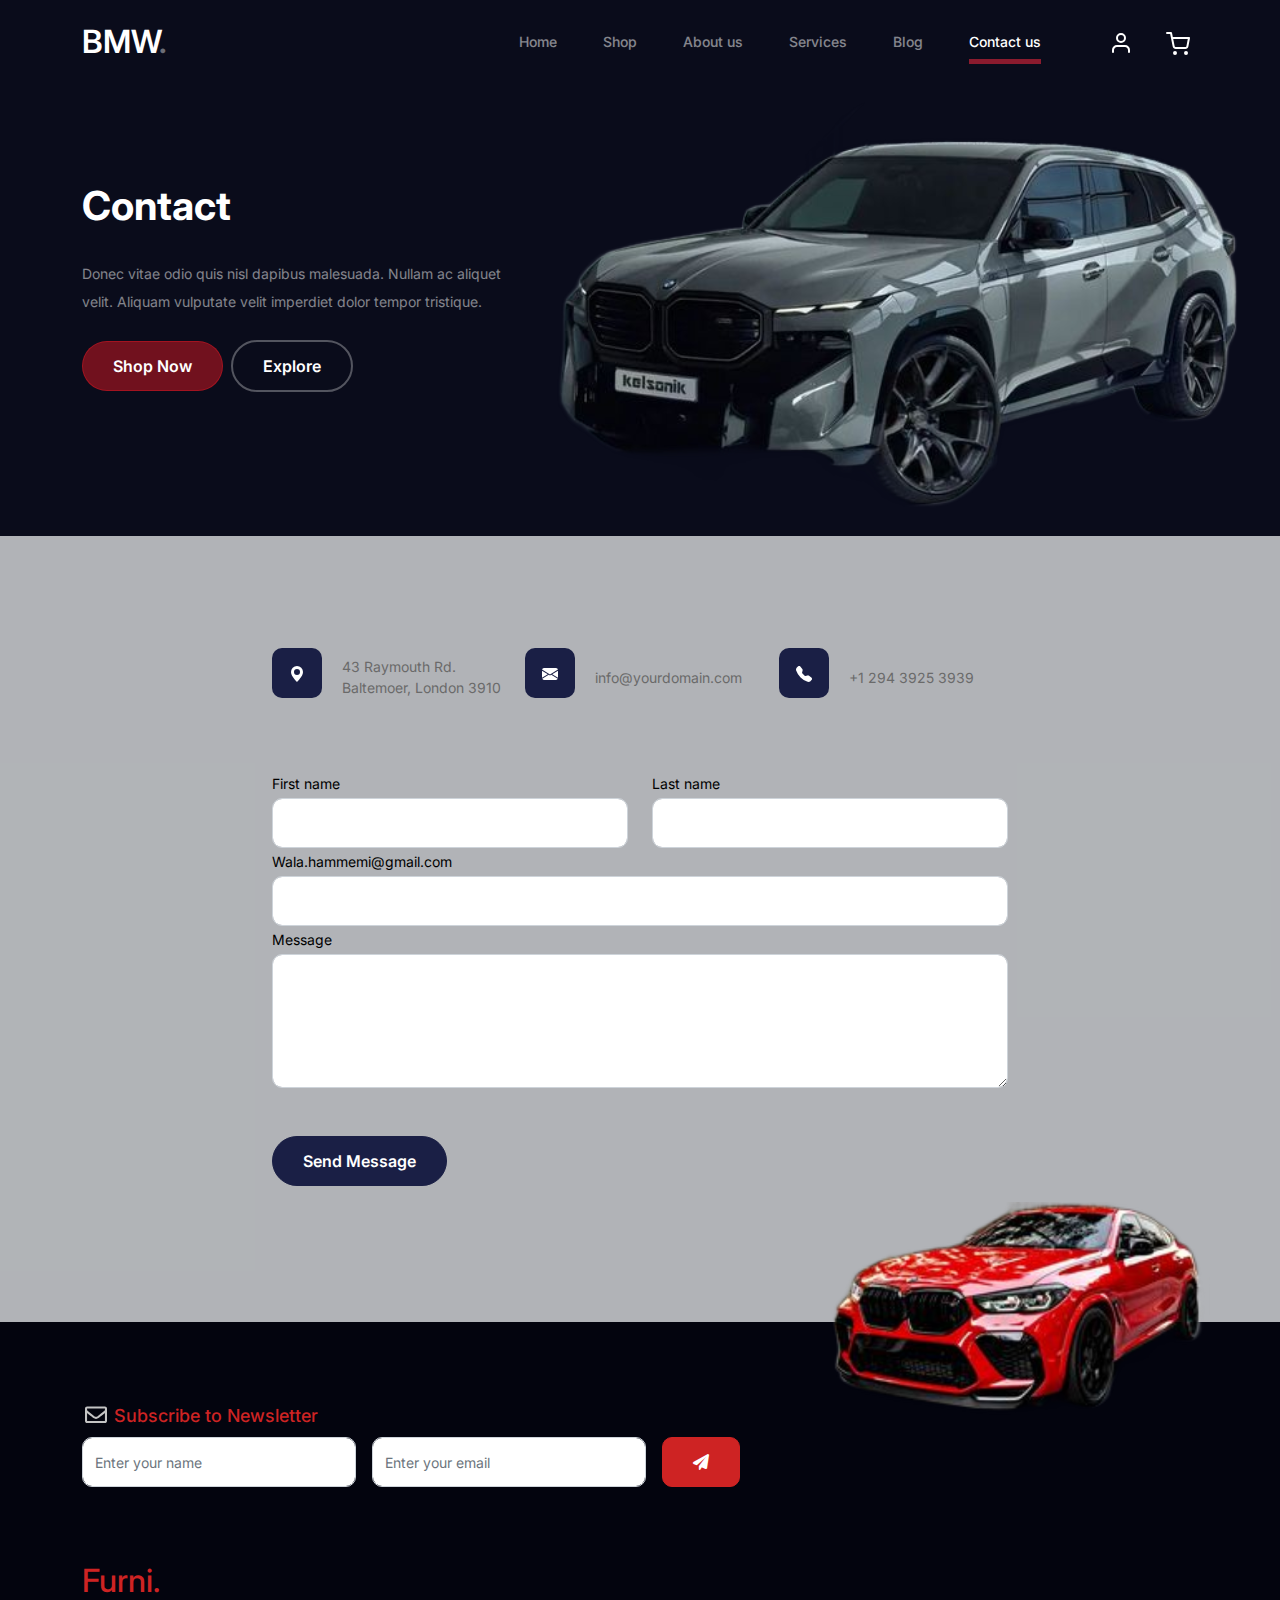
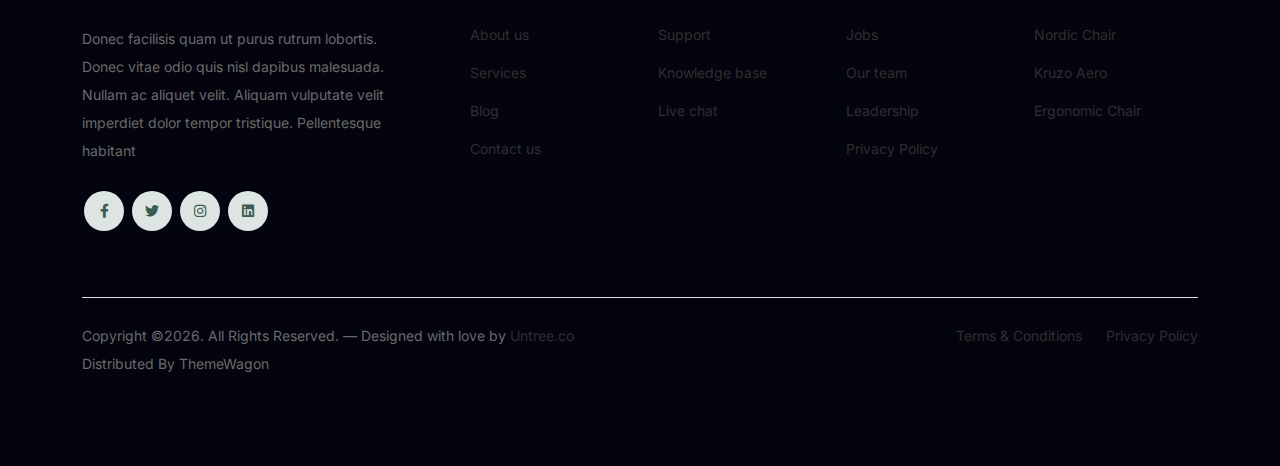
<file: contact.html>
<!-- /*
* Bootstrap 5
* Template Name: Furni
* Template Author: Untree.co
* Template URI: https://untree.co/
* License: https://creativecommons.org/licenses/by/3.0/
*/ -->
<!doctype html>
<html lang="en">
<head>
  <meta charset="utf-8">
  <meta name="viewport" content="width=device-width, initial-scale=1, shrink-to-fit=no">
  <meta name="author" content="Untree.co">
  <link rel="shortcut icon" href="favicon.png">

  <meta name="description" content="" />
  <meta name="keywords" content="bootstrap, bootstrap4" />

		<!-- Bootstrap CSS -->
		<link href="css/bootstrap.min.css" rel="stylesheet">
		<link href="https://cdnjs.cloudflare.com/ajax/libs/font-awesome/6.0.0-beta3/css/all.min.css" rel="stylesheet">
		<link href="css/tiny-slider.css" rel="stylesheet">
		<link href="css/style.css" rel="stylesheet">
		<title>Furni Free Bootstrap 5 Template for Furniture and Interior Design Websites by Untree.co </title>
	</head>

	<body>

		<!-- Start Header/Navigation -->
		<nav class="custom-navbar navbar navbar navbar-expand-md navbar-dark bg-dark" arial-label="Furni navigation bar">

			<div class="container">
				<a class="navbar-brand" href="index.html">BMW<span>.</span></a>

				<button class="navbar-toggler" type="button" data-bs-toggle="collapse" data-bs-target="#navbarsFurni" aria-controls="navbarsFurni" aria-expanded="false" aria-label="Toggle navigation">
					<span class="navbar-toggler-icon"></span>
				</button>

				<div class="collapse navbar-collapse" id="navbarsFurni">
					<ul class="custom-navbar-nav navbar-nav ms-auto mb-2 mb-md-0">
						<li class="nav-item">
							<a class="nav-link" href="index.html">Home</a>
						</li>
						<li><a class="nav-link" href="shop.html">Shop</a></li>
						<li><a class="nav-link" href="about.html">About us</a></li>
						<li><a class="nav-link" href="services.html">Services</a></li>
						<li><a class="nav-link" href="blog.html">Blog</a></li>
						<li class="active"><a class="nav-link" href="contact.html">Contact us</a></li>
					</ul>

					<ul class="custom-navbar-cta navbar-nav mb-2 mb-md-0 ms-5">
						<li><a class="nav-link" href="#"><img src="images/user.svg"></a></li>
						<li><a class="nav-link" href="cart.html"><img src="images/cart.svg"></a></li>
					</ul>
				</div>
			</div>
				
		</nav>
		<!-- End Header/Navigation -->

		<!-- Start Hero Section -->
			<div class="hero">
				<div class="container">
					<div class="row justify-content-between">
						<div class="col-lg-5">
							<div class="intro-excerpt">
								<h1>Contact</h1>
								<p class="mb-4">Donec vitae odio quis nisl dapibus malesuada. Nullam ac aliquet velit. Aliquam vulputate velit imperdiet dolor tempor tristique.</p>
								<p><a href="" class="btn btn-secondary me-2">Shop Now</a><a href="#" class="btn btn-white-outline">Explore</a></p>
							</div>
						</div>
						<div class="col-lg-7">
							<div class="hero-img-wrap">
								<img src="./BMW/background.png" class="img-fluid">
							</div>
						</div>
					</div>
				</div>
			</div>
		<!-- End Hero Section -->

		
		<!-- Start Contact Form -->
		<div class="untree_co-section">
      <div class="container">

        <div class="block">
          <div class="row justify-content-center">


            <div class="col-md-8 col-lg-8 pb-4">


              <div class="row mb-5">
                <div class="col-lg-4">
                  <div  class="service no-shadow align-items-center link horizontal d-flex active" data-aos="fade-left" data-aos-delay="0">
                    <div class="service-icon color-1 mb-4">
                      <svg xmlns="http://www.w3.org/2000/svg" width="16" height="16" fill="currentColor" class="bi bi-geo-alt-fill" viewBox="0 0 16 16">
                        <path d="M8 16s6-5.686 6-10A6 6 0 0 0 2 6c0 4.314 6 10 6 10zm0-7a3 3 0 1 1 0-6 3 3 0 0 1 0 6z"/>
                      </svg>
                    </div> <!-- /.icon -->
                    <div class="service-contents">
                      <p>43 Raymouth Rd. Baltemoer, London 3910</p>
                    </div> <!-- /.service-contents-->
                  </div> <!-- /.service -->
                </div>

                <div class="col-lg-4">
                  <div  class="service no-shadow align-items-center link horizontal d-flex active" data-aos="fade-left" data-aos-delay="0">
                    <div class="service-icon color-1 mb-4">
                      <svg xmlns="http://www.w3.org/2000/svg" width="16" height="16" fill="currentColor" class="bi bi-envelope-fill" viewBox="0 0 16 16">
                        <path d="M.05 3.555A2 2 0 0 1 2 2h12a2 2 0 0 1 1.95 1.555L8 8.414.05 3.555zM0 4.697v7.104l5.803-3.558L0 4.697zM6.761 8.83l-6.57 4.027A2 2 0 0 0 2 14h12a2 2 0 0 0 1.808-1.144l-6.57-4.027L8 9.586l-1.239-.757zm3.436-.586L16 11.801V4.697l-5.803 3.546z"/>
                      </svg>
                    </div> <!-- /.icon -->
                    <div class="service-contents">
                      <p>info@yourdomain.com</p>
                    </div> <!-- /.service-contents-->
                  </div> <!-- /.service -->
                </div>

                <div class="col-lg-4">
                  <div  class="service no-shadow align-items-center link horizontal d-flex active" data-aos="fade-left" data-aos-delay="0">
                    <div class="service-icon color-1 mb-4">
                      <svg xmlns="http://www.w3.org/2000/svg" width="16" height="16" fill="currentColor" class="bi bi-telephone-fill" viewBox="0 0 16 16">
                        <path fill-rule="evenodd" d="M1.885.511a1.745 1.745 0 0 1 2.61.163L6.29 2.98c.329.423.445.974.315 1.494l-.547 2.19a.678.678 0 0 0 .178.643l2.457 2.457a.678.678 0 0 0 .644.178l2.189-.547a1.745 1.745 0 0 1 1.494.315l2.306 1.794c.829.645.905 1.87.163 2.611l-1.034 1.034c-.74.74-1.846 1.065-2.877.702a18.634 18.634 0 0 1-7.01-4.42 18.634 18.634 0 0 1-4.42-7.009c-.362-1.03-.037-2.137.703-2.877L1.885.511z"/>
                      </svg>
                    </div> <!-- /.icon -->
                    <div class="service-contents">
                      <p>+1 294 3925 3939</p>
                    </div> <!-- /.service-contents-->
                  </div> <!-- /.service -->
                </div>
              </div>

              <form>
                <div class="row">
                  <div class="col-6">
                    <div class="form-group">
                      <label class="text-black" for="fname">First name</label>
                      <input type="text" class="form-control" id="fname">
                    </div>
                  </div>
                  <div class="col-6">
                    <div class="form-group">
                      <label class="text-black" for="lname">Last name</label>
                      <input type="text" class="form-control" id="lname">
                    </div>
                  </div>
                </div>
                <div class="form-group">
                  <label class="text-black" for="email">Wala.hammemi@gmail.com</label>
                  <input type="email" class="form-control" id="email">
                </div>

                <div class="form-group mb-5">
                  <label class="text-black" for="message">Message</label>
                  <textarea name="" class="form-control" id="message" cols="30" rows="5"></textarea>
                </div>

                <button type="submit" class="btn btn-primary-hover-outline">Send Message</button>
              </form>

            </div>

          </div>

        </div>

      </div>


    </div>
  </div>

  <!-- End Contact Form -->

		

		<!-- Start Footer Section -->
		<footer class="footer-section">
			<div class="container relative">

				<div class="sofa-img">
					<img src="./BMW/hi.png" alt="Image" class="img-fluid">
				</div>

				<div class="row">
					<div class="col-lg-8">
						<div class="subscription-form">
							<h3 class="d-flex align-items-center"><span class="me-1"><img src="images/envelope-outline.svg" alt="Image" class="img-fluid"></span><span>Subscribe to Newsletter</span></h3>

							<form action="#" class="row g-3">
								<div class="col-auto">
									<input type="text" class="form-control" placeholder="Enter your name">
								</div>
								<div class="col-auto">
									<input type="email" class="form-control" placeholder="Enter your email">
								</div>
								<div class="col-auto">
									<button class="btn btn-primary">
										<span class="fa fa-paper-plane"></span>
									</button>
								</div>
							</form>

						</div>
					</div>
				</div>

				<div class="row g-5 mb-5">
					<div class="col-lg-4">
						<div class="mb-4 footer-logo-wrap"><a href="#" class="footer-logo">Furni<span>.</span></a></div>
						<p class="mb-4">Donec facilisis quam ut purus rutrum lobortis. Donec vitae odio quis nisl dapibus malesuada. Nullam ac aliquet velit. Aliquam vulputate velit imperdiet dolor tempor tristique. Pellentesque habitant</p>

						<ul class="list-unstyled custom-social">
							<li><a href="#"><span class="fa fa-brands fa-facebook-f"></span></a></li>
							<li><a href="#"><span class="fa fa-brands fa-twitter"></span></a></li>
							<li><a href="#"><span class="fa fa-brands fa-instagram"></span></a></li>
							<li><a href="#"><span class="fa fa-brands fa-linkedin"></span></a></li>
						</ul>
					</div>

					<div class="col-lg-8">
						<div class="row links-wrap">
							<div class="col-6 col-sm-6 col-md-3">
								<ul class="list-unstyled">
									<li><a href="#">About us</a></li>
									<li><a href="#">Services</a></li>
									<li><a href="#">Blog</a></li>
									<li><a href="#">Contact us</a></li>
								</ul>
							</div>

							<div class="col-6 col-sm-6 col-md-3">
								<ul class="list-unstyled">
									<li><a href="#">Support</a></li>
									<li><a href="#">Knowledge base</a></li>
									<li><a href="#">Live chat</a></li>
								</ul>
							</div>

							<div class="col-6 col-sm-6 col-md-3">
								<ul class="list-unstyled">
									<li><a href="#">Jobs</a></li>
									<li><a href="#">Our team</a></li>
									<li><a href="#">Leadership</a></li>
									<li><a href="#">Privacy Policy</a></li>
								</ul>
							</div>

							<div class="col-6 col-sm-6 col-md-3">
								<ul class="list-unstyled">
									<li><a href="#">Nordic Chair</a></li>
									<li><a href="#">Kruzo Aero</a></li>
									<li><a href="#">Ergonomic Chair</a></li>
								</ul>
							</div>
						</div>
					</div>

				</div>

				<div class="border-top copyright">
					<div class="row pt-4">
						<div class="col-lg-6">
							<p class="mb-2 text-center text-lg-start">Copyright &copy;<script>document.write(new Date().getFullYear());</script>. All Rights Reserved. &mdash; Designed with love by <a href="https://untree.co">Untree.co</a> Distributed By <a hreff="https://themewagon.com">ThemeWagon</a>  <!-- License information: https://untree.co/license/ -->
            </p>
						</div>

						<div class="col-lg-6 text-center text-lg-end">
							<ul class="list-unstyled d-inline-flex ms-auto">
								<li class="me-4"><a href="#">Terms &amp; Conditions</a></li>
								<li><a href="#">Privacy Policy</a></li>
							</ul>
						</div>

					</div>
				</div>

			</div>
		</footer>
		<!-- End Footer Section -->	


		<script src="js/bootstrap.bundle.min.js"></script>
		<script src="js/tiny-slider.js"></script>
		<script src="js/custom.js"></script>
	</body>

</html>
</file>
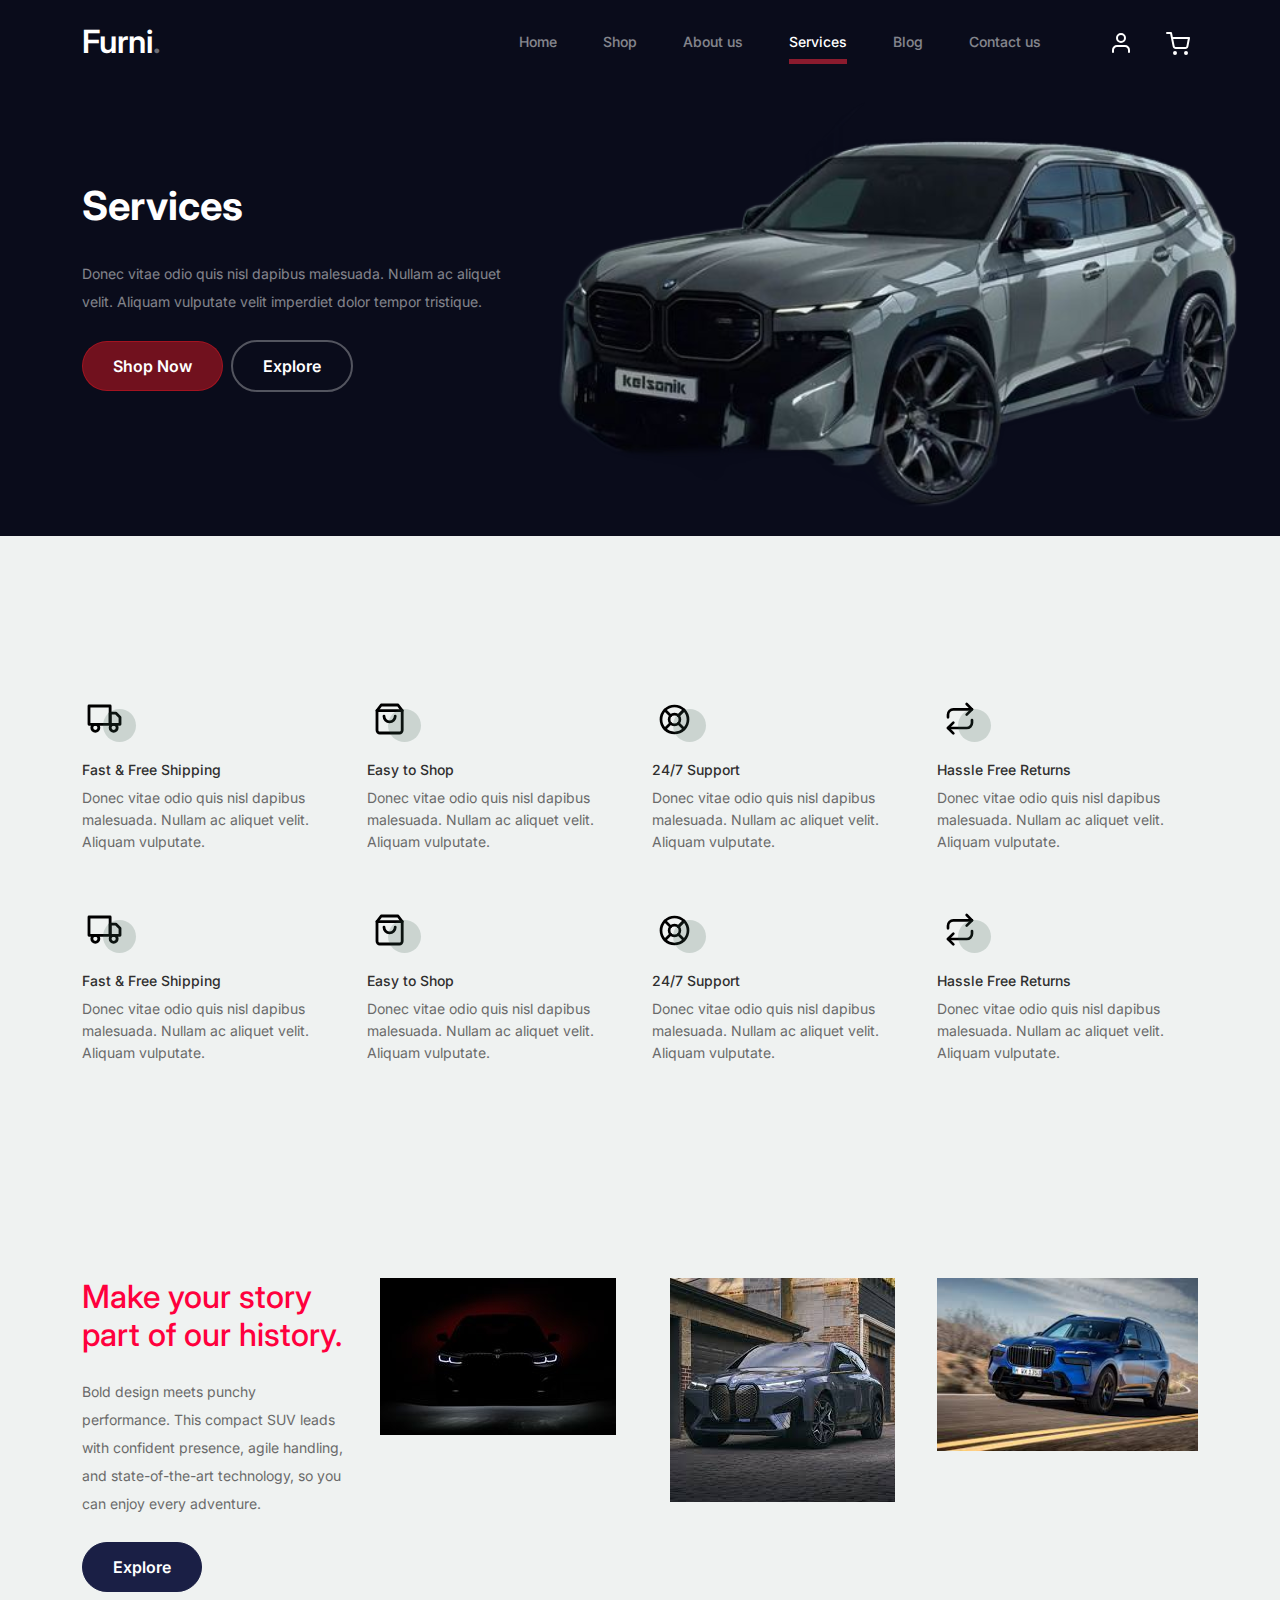
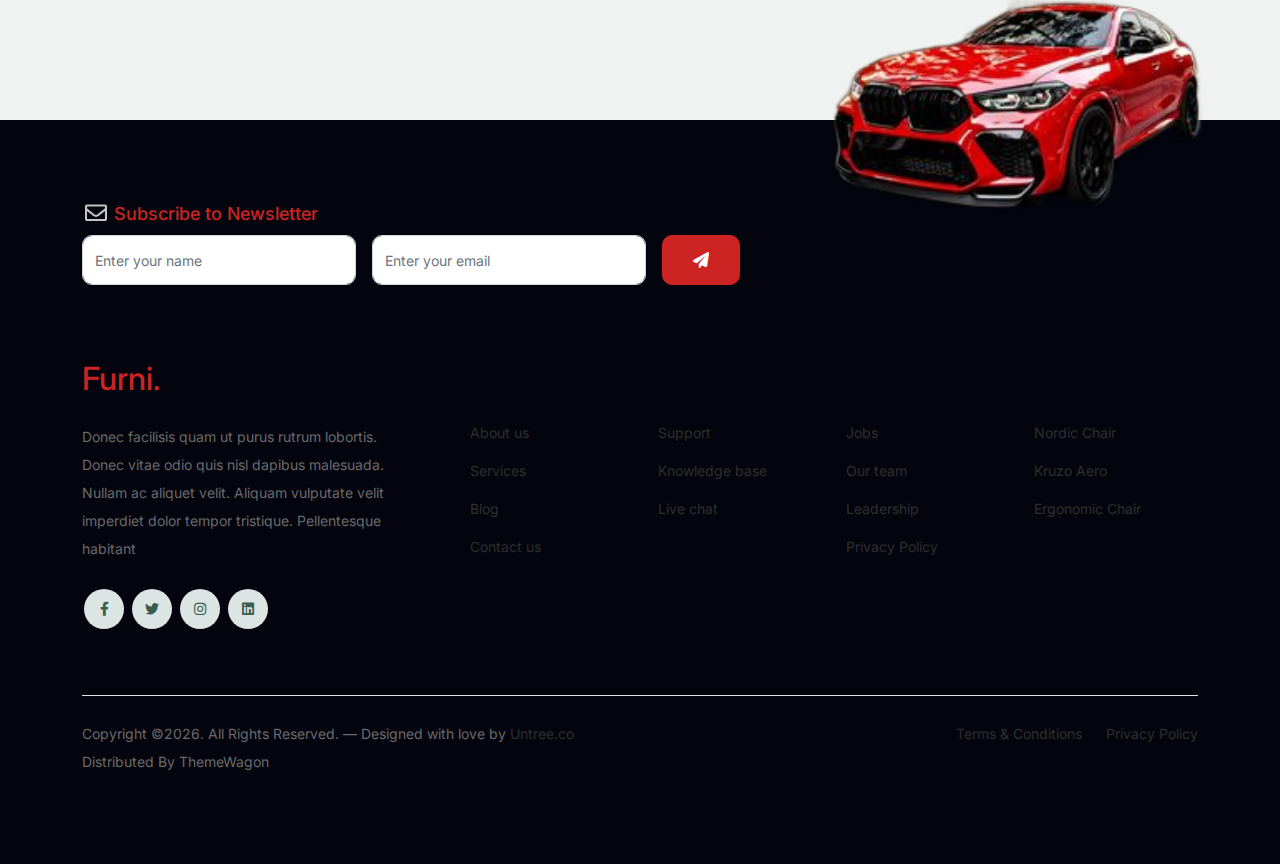
<file: services.html>
<!-- /*
* Bootstrap 5
* Template Name: Furni
* Template Author: Untree.co
* Template URI: https://untree.co/
* License: https://creativecommons.org/licenses/by/3.0/
*/ -->
<!doctype html>
<html lang="en">
<head>
  <meta charset="utf-8">
  <meta name="viewport" content="width=device-width, initial-scale=1, shrink-to-fit=no">
  <meta name="author" content="Untree.co">
  <link rel="shortcut icon" href="favicon.png">

  <meta name="description" content="" />
  <meta name="keywords" content="bootstrap, bootstrap4" />

		<!-- Bootstrap CSS -->
		<link href="css/bootstrap.min.css" rel="stylesheet">
		<link href="https://cdnjs.cloudflare.com/ajax/libs/font-awesome/6.0.0-beta3/css/all.min.css" rel="stylesheet">
		<link href="css/tiny-slider.css" rel="stylesheet">
		<link href="css/style.css" rel="stylesheet">
		<title>Furni Free Bootstrap 5 Template for Furniture and Interior Design Websites by Untree.co </title>
	</head>

	<body>

		<!-- Start Header/Navigation -->
		<nav class="custom-navbar navbar navbar navbar-expand-md navbar-dark bg-dark" arial-label="Furni navigation bar">

			<div class="container">
				<a class="navbar-brand" href="index.html">Furni<span>.</span></a>

				<button class="navbar-toggler" type="button" data-bs-toggle="collapse" data-bs-target="#navbarsFurni" aria-controls="navbarsFurni" aria-expanded="false" aria-label="Toggle navigation">
					<span class="navbar-toggler-icon"></span>
				</button>

				<div class="collapse navbar-collapse" id="navbarsFurni">
					<ul class="custom-navbar-nav navbar-nav ms-auto mb-2 mb-md-0">
						<li class="nav-item">
							<a class="nav-link" href="index.html">Home</a>
						</li>
						<li><a class="nav-link" href="shop.html">Shop</a></li>
						<li><a class="nav-link" href="about.html">About us</a></li>
						<li class="active"><a class="nav-link" href="services.html">Services</a></li>
						<li><a class="nav-link" href="blog.html">Blog</a></li>
						<li><a class="nav-link" href="contact.html">Contact us</a></li>
					</ul>

					<ul class="custom-navbar-cta navbar-nav mb-2 mb-md-0 ms-5">
						<li><a class="nav-link" href="#"><img src="images/user.svg"></a></li>
						<li><a class="nav-link" href="cart.html"><img src="images/cart.svg"></a></li>
					</ul>
				</div>
			</div>
				
		</nav>
		<!-- End Header/Navigation -->

		<!-- Start Hero Section -->
			<div class="hero">
				<div class="container">
					<div class="row justify-content-between">
						<div class="col-lg-5">
							<div class="intro-excerpt">
								<h1>Services</h1>
								<p class="mb-4">Donec vitae odio quis nisl dapibus malesuada. Nullam ac aliquet velit. Aliquam vulputate velit imperdiet dolor tempor tristique.</p>
								<p><a href="" class="btn btn-secondary me-2">Shop Now</a><a href="#" class="btn btn-white-outline">Explore</a></p>
							</div>
						</div>
						<div class="col-lg-7">
							<div class="hero-img-wrap">
								<img src="./BMW/background.png" class="img-fluid">
							</div>
						</div>
					</div>
				</div>
			</div>
		<!-- End Hero Section -->

		

		<!-- Start Why Choose Us Section -->
		<div class="why-choose-section">
			<div class="container">
				
				
				<div class="row my-5">
					<div class="col-6 col-md-6 col-lg-3 mb-4">
						<div class="feature">
							<div class="icon">
								<img src="images/truck.svg" alt="Image" class="imf-fluid">
							</div>
							<h3>Fast &amp; Free Shipping</h3>
							<p>Donec vitae odio quis nisl dapibus malesuada. Nullam ac aliquet velit. Aliquam vulputate.</p>
						</div>
					</div>

					<div class="col-6 col-md-6 col-lg-3 mb-4">
						<div class="feature">
							<div class="icon">
								<img src="images/bag.svg" alt="Image" class="imf-fluid">
							</div>
							<h3>Easy to Shop</h3>
							<p>Donec vitae odio quis nisl dapibus malesuada. Nullam ac aliquet velit. Aliquam vulputate.</p>
						</div>
					</div>

					<div class="col-6 col-md-6 col-lg-3 mb-4">
						<div class="feature">
							<div class="icon">
								<img src="images/support.svg" alt="Image" class="imf-fluid">
							</div>
							<h3>24/7 Support</h3>
							<p>Donec vitae odio quis nisl dapibus malesuada. Nullam ac aliquet velit. Aliquam vulputate.</p>
						</div>
					</div>

					<div class="col-6 col-md-6 col-lg-3 mb-4">
						<div class="feature">
							<div class="icon">
								<img src="images/return.svg" alt="Image" class="imf-fluid">
							</div>
							<h3>Hassle Free Returns</h3>
							<p>Donec vitae odio quis nisl dapibus malesuada. Nullam ac aliquet velit. Aliquam vulputate.</p>
						</div>
					</div>

					<div class="col-6 col-md-6 col-lg-3 mb-4">
						<div class="feature">
							<div class="icon">
								<img src="images/truck.svg" alt="Image" class="imf-fluid">
							</div>
							<h3>Fast &amp; Free Shipping</h3>
							<p>Donec vitae odio quis nisl dapibus malesuada. Nullam ac aliquet velit. Aliquam vulputate.</p>
						</div>
					</div>

					<div class="col-6 col-md-6 col-lg-3 mb-4">
						<div class="feature">
							<div class="icon">
								<img src="images/bag.svg" alt="Image" class="imf-fluid">
							</div>
							<h3>Easy to Shop</h3>
							<p>Donec vitae odio quis nisl dapibus malesuada. Nullam ac aliquet velit. Aliquam vulputate.</p>
						</div>
					</div>

					<div class="col-6 col-md-6 col-lg-3 mb-4">
						<div class="feature">
							<div class="icon">
								<img src="images/support.svg" alt="Image" class="imf-fluid">
							</div>
							<h3>24/7 Support</h3>
							<p>Donec vitae odio quis nisl dapibus malesuada. Nullam ac aliquet velit. Aliquam vulputate.</p>
						</div>
					</div>

					<div class="col-6 col-md-6 col-lg-3 mb-4">
						<div class="feature">
							<div class="icon">
								<img src="images/return.svg" alt="Image" class="imf-fluid">
							</div>
							<h3>Hassle Free Returns</h3>
							<p>Donec vitae odio quis nisl dapibus malesuada. Nullam ac aliquet velit. Aliquam vulputate.</p>
						</div>
					</div>

				</div>
			
			</div>
		</div>
		<!-- End Why Choose Us Section -->

		<!-- Start Product Section -->
		<div class="product-section pt-0">
			<div class="container">
				<div class="row">

					<!-- Start Column 1 -->
					<div class="col-md-12 col-lg-3 mb-5 mb-lg-0">
						<h2 class="mb-4 section-title">Make your story part of our history.</h2>
						<p class="mb-4">Bold design meets punchy performance. This compact SUV leads with confident presence, agile handling, and state-of-the-art technology, so you can enjoy every adventure. </p>
						<p><a href="#" class="btn">Explore</a></p>
					</div> 
					<!-- End Column 1 -->

					<!-- Start Column 2 -->
					<div class="col-12 col-md-4 col-lg-3 mb-5 mb-md-0">
						<a class="product-item" href="#">
							<img src="./models/redii.jpg" class="img-fluid product-thumbnail">
							
							<span class="icon-cross">
								<img src="images/cross.svg" class="img-fluid">
							</span>
						</a>
					</div> 
					<!-- End Column 2 -->

					<!-- Start Column 3 -->
					<div class="col-12 col-md-4 col-lg-3 mb-5 mb-md-0">
						<a class="product-item" href="#">
							<img src="./models/images.jpg" class="img-fluid product-thumbnail">
							
							<span class="icon-cross">
								<img src="images/cross.svg" class="img-fluid">
							</span>
						</a>
					</div>
					<!-- End Column 3 -->

					<!-- Start Column 4 -->
					<div class="col-12 col-md-4 col-lg-3 mb-5 mb-md-0">
						<a class="product-item" href="#">
							<img src="./models/x7.jpg" class="img-fluid product-thumbnail">
							

							<span class="icon-cross">
								<img src="images/cross.svg" class="img-fluid">
							</span>
						</a>
					</div>
					<!-- End Column 4 -->

				</div>
			</div>
		</div>
		<!-- End Product Section -->

		

		<!-- Start Footer Section -->
		<footer class="footer-section">
			<div class="container relative">

				<div class="sofa-img">
					<img src="./BMW/hi.png" alt="Image" class="img-fluid">
				</div>

				<div class="row">
					<div class="col-lg-8">
						<div class="subscription-form">
							<h3 class="d-flex align-items-center"><span class="me-1"><img src="images/envelope-outline.svg" alt="Image" class="img-fluid"></span><span>Subscribe to Newsletter</span></h3>

							<form action="#" class="row g-3">
								<div class="col-auto">
									<input type="text" class="form-control" placeholder="Enter your name">
								</div>
								<div class="col-auto">
									<input type="email" class="form-control" placeholder="Enter your email">
								</div>
								<div class="col-auto">
									<button class="btn btn-primary">
										<span class="fa fa-paper-plane"></span>
									</button>
								</div>
							</form>

						</div>
					</div>
				</div>

				<div class="row g-5 mb-5">
					<div class="col-lg-4">
						<div class="mb-4 footer-logo-wrap"><a href="#" class="footer-logo">Furni<span>.</span></a></div>
						<p class="mb-4">Donec facilisis quam ut purus rutrum lobortis. Donec vitae odio quis nisl dapibus malesuada. Nullam ac aliquet velit. Aliquam vulputate velit imperdiet dolor tempor tristique. Pellentesque habitant</p>

						<ul class="list-unstyled custom-social">
							<li><a href="#"><span class="fa fa-brands fa-facebook-f"></span></a></li>
							<li><a href="#"><span class="fa fa-brands fa-twitter"></span></a></li>
							<li><a href="#"><span class="fa fa-brands fa-instagram"></span></a></li>
							<li><a href="#"><span class="fa fa-brands fa-linkedin"></span></a></li>
						</ul>
					</div>

					<div class="col-lg-8">
						<div class="row links-wrap">
							<div class="col-6 col-sm-6 col-md-3">
								<ul class="list-unstyled">
									<li><a href="#">About us</a></li>
									<li><a href="#">Services</a></li>
									<li><a href="#">Blog</a></li>
									<li><a href="#">Contact us</a></li>
								</ul>
							</div>

							<div class="col-6 col-sm-6 col-md-3">
								<ul class="list-unstyled">
									<li><a href="#">Support</a></li>
									<li><a href="#">Knowledge base</a></li>
									<li><a href="#">Live chat</a></li>
								</ul>
							</div>

							<div class="col-6 col-sm-6 col-md-3">
								<ul class="list-unstyled">
									<li><a href="#">Jobs</a></li>
									<li><a href="#">Our team</a></li>
									<li><a href="#">Leadership</a></li>
									<li><a href="#">Privacy Policy</a></li>
								</ul>
							</div>

							<div class="col-6 col-sm-6 col-md-3">
								<ul class="list-unstyled">
									<li><a href="#">Nordic Chair</a></li>
									<li><a href="#">Kruzo Aero</a></li>
									<li><a href="#">Ergonomic Chair</a></li>
								</ul>
							</div>
						</div>
					</div>

				</div>

				<div class="border-top copyright">
					<div class="row pt-4">
						<div class="col-lg-6">
							<p class="mb-2 text-center text-lg-start">Copyright &copy;<script>document.write(new Date().getFullYear());</script>. All Rights Reserved. &mdash; Designed with love by <a href="https://untree.co">Untree.co</a> Distributed By <a hreff="https://themewagon.com">ThemeWagon</a> <!-- License information: https://untree.co/license/ -->
            </p>
						</div>

						<div class="col-lg-6 text-center text-lg-end">
							<ul class="list-unstyled d-inline-flex ms-auto">
								<li class="me-4"><a href="#">Terms &amp; Conditions</a></li>
								<li><a href="#">Privacy Policy</a></li>
							</ul>
						</div>

					</div>
				</div>

			</div>
		</footer>
		<!-- End Footer Section -->	


		<script src="js/bootstrap.bundle.min.js"></script>
		<script src="js/tiny-slider.js"></script>
		<script src="js/custom.js"></script>
	</body>

</html>
</file>
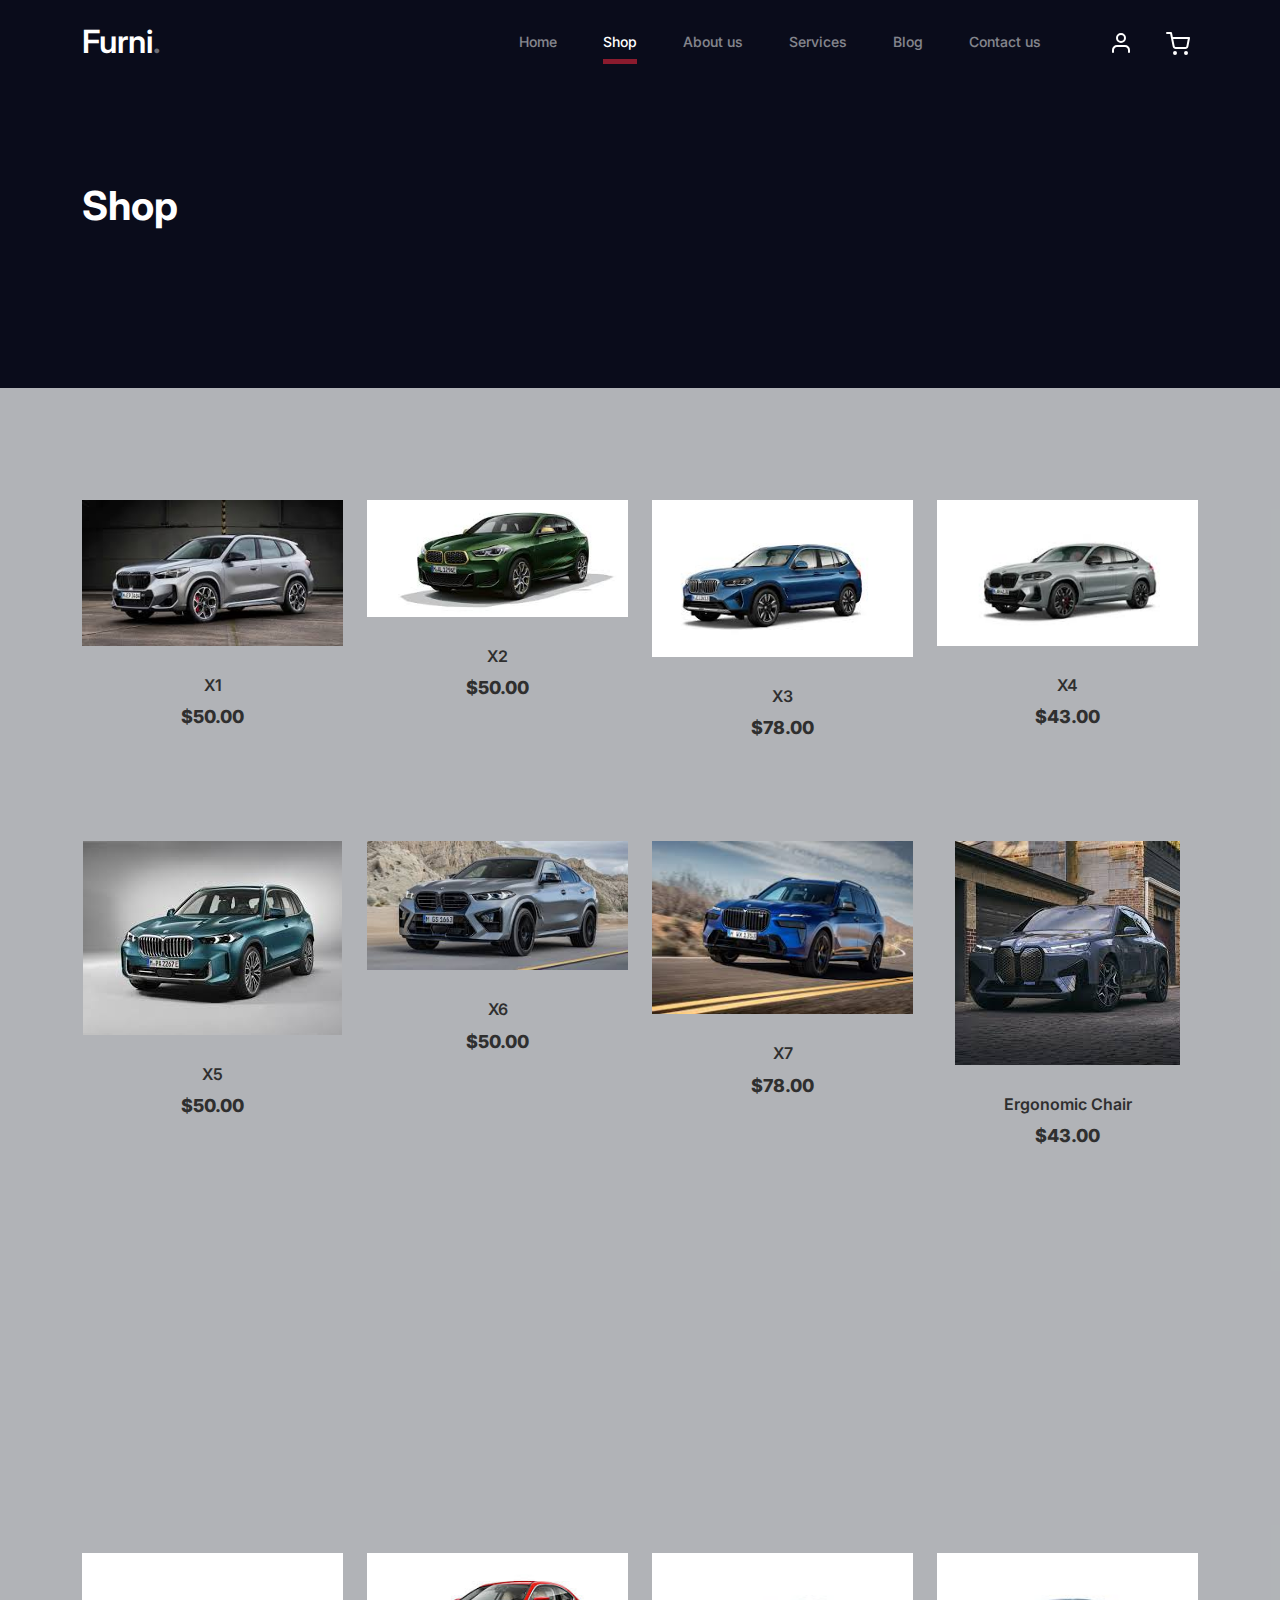
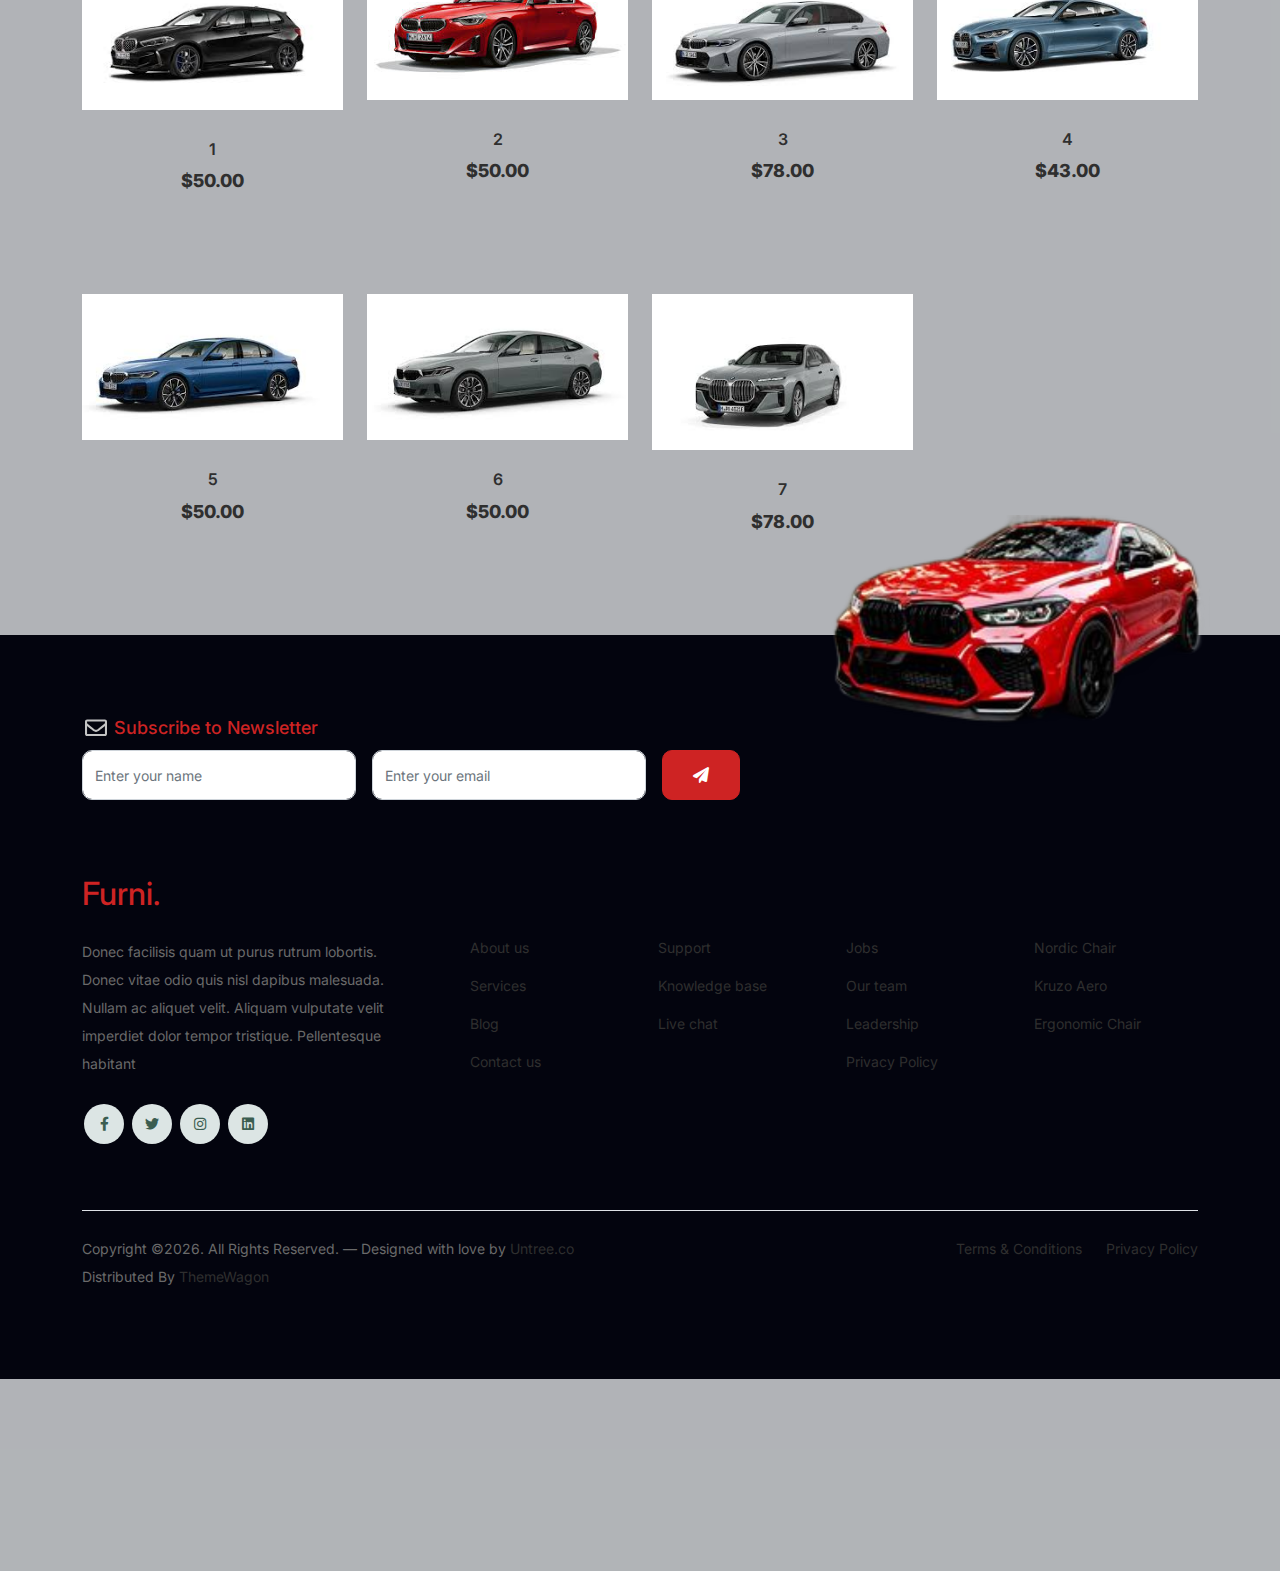
<file: shop.html>
<!-- /*
* Bootstrap 5
* Template Name: Furni
* Template Author: Untree.co
* Template URI: https://untree.co/
* License: https://creativecommons.org/licenses/by/3.0/
*/ -->
<!doctype html>
<html lang="en">
<head>
  <meta charset="utf-8">
  <meta name="viewport" content="width=device-width, initial-scale=1, shrink-to-fit=no">
  <meta name="author" content="Untree.co">
  <link rel="shortcut icon" href="favicon.png">

  <meta name="description" content="" />
  <meta name="keywords" content="bootstrap, bootstrap4" />

		<!-- Bootstrap CSS -->
		<link href="css/bootstrap.min.css" rel="stylesheet">
		<link href="https://cdnjs.cloudflare.com/ajax/libs/font-awesome/6.0.0-beta3/css/all.min.css" rel="stylesheet">
		<link href="css/tiny-slider.css" rel="stylesheet">
		<link href="css/style.css" rel="stylesheet">
		<title>Furni Free Bootstrap 5 Template for Furniture and Interior Design Websites by Untree.co </title>
	</head>

	<body>

		<!-- Start Header/Navigation -->
		<nav class="custom-navbar navbar navbar navbar-expand-md navbar-dark bg-dark" arial-label="Furni navigation bar">

			<div class="container">
				<a class="navbar-brand" href="index.html">Furni<span>.</span></a>

				<button class="navbar-toggler" type="button" data-bs-toggle="collapse" data-bs-target="#navbarsFurni" aria-controls="navbarsFurni" aria-expanded="false" aria-label="Toggle navigation">
					<span class="navbar-toggler-icon"></span>
				</button>

				<div class="collapse navbar-collapse" id="navbarsFurni">
					<ul class="custom-navbar-nav navbar-nav ms-auto mb-2 mb-md-0">
						<li class="nav-item ">
							<a class="nav-link" href="index.html">Home</a>
						</li>
						<li class="active"><a class="nav-link" href="shop.html">Shop</a></li>
						<li><a class="nav-link" href="about.html">About us</a></li>
						<li><a class="nav-link" href="services.html">Services</a></li>
						<li><a class="nav-link" href="blog.html">Blog</a></li>
						<li><a class="nav-link" href="contact.html">Contact us</a></li>
					</ul>

					<ul class="custom-navbar-cta navbar-nav mb-2 mb-md-0 ms-5">
						<li><a class="nav-link" href="#"><img src="images/user.svg"></a></li>
						<li><a class="nav-link" href="cart.html"><img src="images/cart.svg"></a></li>
					</ul>
				</div>
			</div>
				
		</nav>
		<!-- End Header/Navigation -->

		<!-- Start Hero Section -->
			<div class="hero">
				<div class="container">
					<div class="row justify-content-between">
						<div class="col-lg-5">
							<div class="intro-excerpt">
								<h1>Shop</h1>
							</div>
						</div>
						<div class="col-lg-7">
							
						</div>
					</div>
				</div>
			</div>
		<!-- End Hero Section -->

		

		<div class="untree_co-section product-section before-footer-section">
		    <div class="container">
		      	<div class="row">

		      		<!-- Start Column 1 -->
					<div class="col-12 col-md-4 col-lg-3 mb-5">
						<a class="product-item" href="#">
							<img src="./models/x1.jpg" class="img-fluid product-thumbnail">
							<h3 class="product-title">X1</h3>
							<strong class="product-price">$50.00</strong>

							<span class="icon-cross">
								<img src="images/cross.svg" class="img-fluid">
							</span>
						</a>
					</div> 
					<!-- End Column 1 -->
						
					<!-- Start Column 2 -->
					<div class="col-12 col-md-4 col-lg-3 mb-5">
						<a class="product-item" href="#">
							<img src="./models/x2.jpg" class="img-fluid product-thumbnail">
							<h3 class="product-title">X2</h3>
							<strong class="product-price">$50.00</strong>

							<span class="icon-cross">
								<img src="images/cross.svg" class="img-fluid">
							</span>
						</a>
					</div> 
					<!-- End Column 2 -->

					<!-- Start Column 3 -->
					<div class="col-12 col-md-4 col-lg-3 mb-5">
						<a class="product-item" href="#">
							<img src="./models/x3.jpg" class="img-fluid product-thumbnail">
							<h3 class="product-title">X3</h3>
							<strong class="product-price">$78.00</strong>

							<span class="icon-cross">
								<img src="images/cross.svg" class="img-fluid">
							</span>
						</a>
					</div>
					<!-- End Column 3 -->

					<!-- Start Column 4 -->
					<div class="col-12 col-md-4 col-lg-3 mb-5">
						<a class="product-item" href="#">
							<img src="./models/x4.jpg" class="img-fluid product-thumbnail">
							<h3 class="product-title">X4</h3>
							<strong class="product-price">$43.00</strong>

							<span class="icon-cross">
								<img src="images/cross.svg" class="img-fluid">
							</span>
						</a>
					</div>
					<!-- End Column 4 -->


					<!-- Start Column 1 -->
					<div class="col-12 col-md-4 col-lg-3 mb-5">
						<a class="product-item" href="#">
							<img src="./models/x5.jpg" class="img-fluid product-thumbnail">
							<h3 class="product-title">X5</h3>
							<strong class="product-price">$50.00</strong>

							<span class="icon-cross">
								<img src="images/cross.svg" class="img-fluid">
							</span>
						</a>
					</div> 
					<!-- End Column 1 -->
						
					<!-- Start Column 2 -->
					<div class="col-12 col-md-4 col-lg-3 mb-5">
						<a class="product-item" href="#">
							<img src="./models/x6.jpg" class="img-fluid product-thumbnail">
							<h3 class="product-title">X6</h3>
							<strong class="product-price">$50.00</strong>

							<span class="icon-cross">
								<img src="images/cross.svg" class="img-fluid">
							</span>
						</a>
					</div> 
					<!-- End Column 2 -->

					<!-- Start Column 3 -->
					<div class="col-12 col-md-4 col-lg-3 mb-5">
						<a class="product-item" href="#">
							<img src="./models/x7.jpg" class="img-fluid product-thumbnail">
							<h3 class="product-title">X7</h3>
							<strong class="product-price">$78.00</strong>

							<span class="icon-cross">
								<img src="images/cross.svg" class="img-fluid">
							</span>
						</a>
					</div>
					<!-- End Column 3 -->

					<!-- Start Column 4 -->
					<div class="col-12 col-md-4 col-lg-3 mb-5">
						<a class="product-item" href="#">
							<img src="./models/images.jpg" class="img-fluid product-thumbnail">
							<h3 class="product-title">Ergonomic Chair</h3>
							<strong class="product-price">$43.00</strong>

							<span class="icon-cross">
								<img src="images/cross.svg" class="img-fluid">
							</span>
						</a>
					</div>
					<!-- End Column 4 -->

		      	</div>
		    </div>
		</div>

		<div class="untree_co-section product-section before-footer-section">
		    <div class="container">
		      	<div class="row">

		      		<!-- Start Column 1 -->
					<div class="col-12 col-md-4 col-lg-3 mb-5">
						<a class="product-item" href="#">
							<img src="./models/1.jpg" class="img-fluid product-thumbnail">
							<h3 class="product-title">1</h3>
							<strong class="product-price">$50.00</strong>

							<span class="icon-cross">
								<img src="images/cross.svg" class="img-fluid">
							</span>
						</a>
					</div> 
					<!-- End Column 1 -->
						
					<!-- Start Column 2 -->
					<div class="col-12 col-md-4 col-lg-3 mb-5">
						<a class="product-item" href="#">
							<img src="./models/2.jpg" class="img-fluid product-thumbnail">
							<h3 class="product-title">2</h3>
							<strong class="product-price">$50.00</strong>

							<span class="icon-cross">
								<img src="images/cross.svg" class="img-fluid">
							</span>
						</a>
					</div> 
					<!-- End Column 2 -->

					<!-- Start Column 3 -->
					<div class="col-12 col-md-4 col-lg-3 mb-5">
						<a class="product-item" href="#">
							<img src="./models/3.jpg" class="img-fluid product-thumbnail">
							<h3 class="product-title">3</h3>
							<strong class="product-price">$78.00</strong>

							<span class="icon-cross">
								<img src="images/cross.svg" class="img-fluid">
							</span>
						</a>
					</div>
					<!-- End Column 3 -->

					<!-- Start Column 4 -->
					<div class="col-12 col-md-4 col-lg-3 mb-5">
						<a class="product-item" href="#">
							<img src="./models/4.jpg" class="img-fluid product-thumbnail">
							<h3 class="product-title">4</h3>
							<strong class="product-price">$43.00</strong>

							<span class="icon-cross">
								<img src="images/cross.svg" class="img-fluid">
							</span>
						</a>
					</div>
					<!-- End Column 4 -->


					<!-- Start Column 1 -->
					<div class="col-12 col-md-4 col-lg-3 mb-5">
						<a class="product-item" href="#">
							<img src="./models/5.jpg" class="img-fluid product-thumbnail">
							<h3 class="product-title">5</h3>
							<strong class="product-price">$50.00</strong>

							<span class="icon-cross">
								<img src="images/cross.svg" class="img-fluid">
							</span>
						</a>
					</div> 
					<!-- End Column 1 -->
						
					<!-- Start Column 2 -->
					<div class="col-12 col-md-4 col-lg-3 mb-5">
						<a class="product-item" href="#">
							<img src="./models/6.jpg" class="img-fluid product-thumbnail">
							<h3 class="product-title">6</h3>
							<strong class="product-price">$50.00</strong>

							<span class="icon-cross">
								<img src="images/cross.svg" class="img-fluid">
							</span>
						</a>
					</div> 
					<!-- End Column 2 -->

					<!-- Start Column 3 -->
					<div class="col-12 col-md-4 col-lg-3 mb-5">
						<a class="product-item" href="#">
							<img src="./models/7.jpg" class="img-fluid product-thumbnail">
							<h3 class="product-title">7</h3>
							<strong class="product-price">$78.00</strong>

							<span class="icon-cross">
								<img src="images/cross.svg" class="img-fluid">
							</span>
						</a>
					</div>
					<!-- End Column 3 -->

					

		      	</div>
		    </div>

		<!-- Start Footer Section -->
		<footer class="footer-section">
			<div class="container relative">

				<div class="sofa-img">
					<img src="./BMW/hi.png" alt="Image" class="img-fluid">
				</div>

				<div class="row">
					<div class="col-lg-8">
						<div class="subscription-form">
							<h3 class="d-flex align-items-center"><span class="me-1"><img src="images/envelope-outline.svg" alt="Image" class="img-fluid"></span><span>Subscribe to Newsletter</span></h3>

							<form action="#" class="row g-3">
								<div class="col-auto">
									<input type="text" class="form-control" placeholder="Enter your name">
								</div>
								<div class="col-auto">
									<input type="email" class="form-control" placeholder="Enter your email">
								</div>
								<div class="col-auto">
									<button class="btn btn-primary">
										<span class="fa fa-paper-plane"></span>
									</button>
								</div>
							</form>

						</div>
					</div>
				</div>

				<div class="row g-5 mb-5">
					<div class="col-lg-4">
						<div class="mb-4 footer-logo-wrap"><a href="#" class="footer-logo">Furni<span>.</span></a></div>
						<p class="mb-4">Donec facilisis quam ut purus rutrum lobortis. Donec vitae odio quis nisl dapibus malesuada. Nullam ac aliquet velit. Aliquam vulputate velit imperdiet dolor tempor tristique. Pellentesque habitant</p>

						<ul class="list-unstyled custom-social">
							<li><a href="#"><span class="fa fa-brands fa-facebook-f"></span></a></li>
							<li><a href="#"><span class="fa fa-brands fa-twitter"></span></a></li>
							<li><a href="#"><span class="fa fa-brands fa-instagram"></span></a></li>
							<li><a href="#"><span class="fa fa-brands fa-linkedin"></span></a></li>
						</ul>
					</div>

					<div class="col-lg-8">
						<div class="row links-wrap">
							<div class="col-6 col-sm-6 col-md-3">
								<ul class="list-unstyled">
									<li><a href="#">About us</a></li>
									<li><a href="#">Services</a></li>
									<li><a href="#">Blog</a></li>
									<li><a href="#">Contact us</a></li>
								</ul>
							</div>

							<div class="col-6 col-sm-6 col-md-3">
								<ul class="list-unstyled">
									<li><a href="#">Support</a></li>
									<li><a href="#">Knowledge base</a></li>
									<li><a href="#">Live chat</a></li>
								</ul>
							</div>

							<div class="col-6 col-sm-6 col-md-3">
								<ul class="list-unstyled">
									<li><a href="#">Jobs</a></li>
									<li><a href="#">Our team</a></li>
									<li><a href="#">Leadership</a></li>
									<li><a href="#">Privacy Policy</a></li>
								</ul>
							</div>

							<div class="col-6 col-sm-6 col-md-3">
								<ul class="list-unstyled">
									<li><a href="#">Nordic Chair</a></li>
									<li><a href="#">Kruzo Aero</a></li>
									<li><a href="#">Ergonomic Chair</a></li>
								</ul>
							</div>
						</div>
					</div>

				</div>

				<div class="border-top copyright">
					<div class="row pt-4">
						<div class="col-lg-6">
							<p class="mb-2 text-center text-lg-start">Copyright &copy;<script>document.write(new Date().getFullYear());</script>. All Rights Reserved. &mdash; Designed with love by <a href="https://untree.co">Untree.co</a>  Distributed By <a href="https://themewagon.com">ThemeWagon</a> <!-- License information: https://untree.co/license/ -->
            </p>
						</div>

						<div class="col-lg-6 text-center text-lg-end">
							<ul class="list-unstyled d-inline-flex ms-auto">
								<li class="me-4"><a href="#">Terms &amp; Conditions</a></li>
								<li><a href="#">Privacy Policy</a></li>
							</ul>
						</div>

					</div>
				</div>

			</div>
		</footer>
		<!-- End Footer Section -->	


		<script src="js/bootstrap.bundle.min.js"></script>
		<script src="js/tiny-slider.js"></script>
		<script src="js/custom.js"></script>
	</body>

</html>
</file>
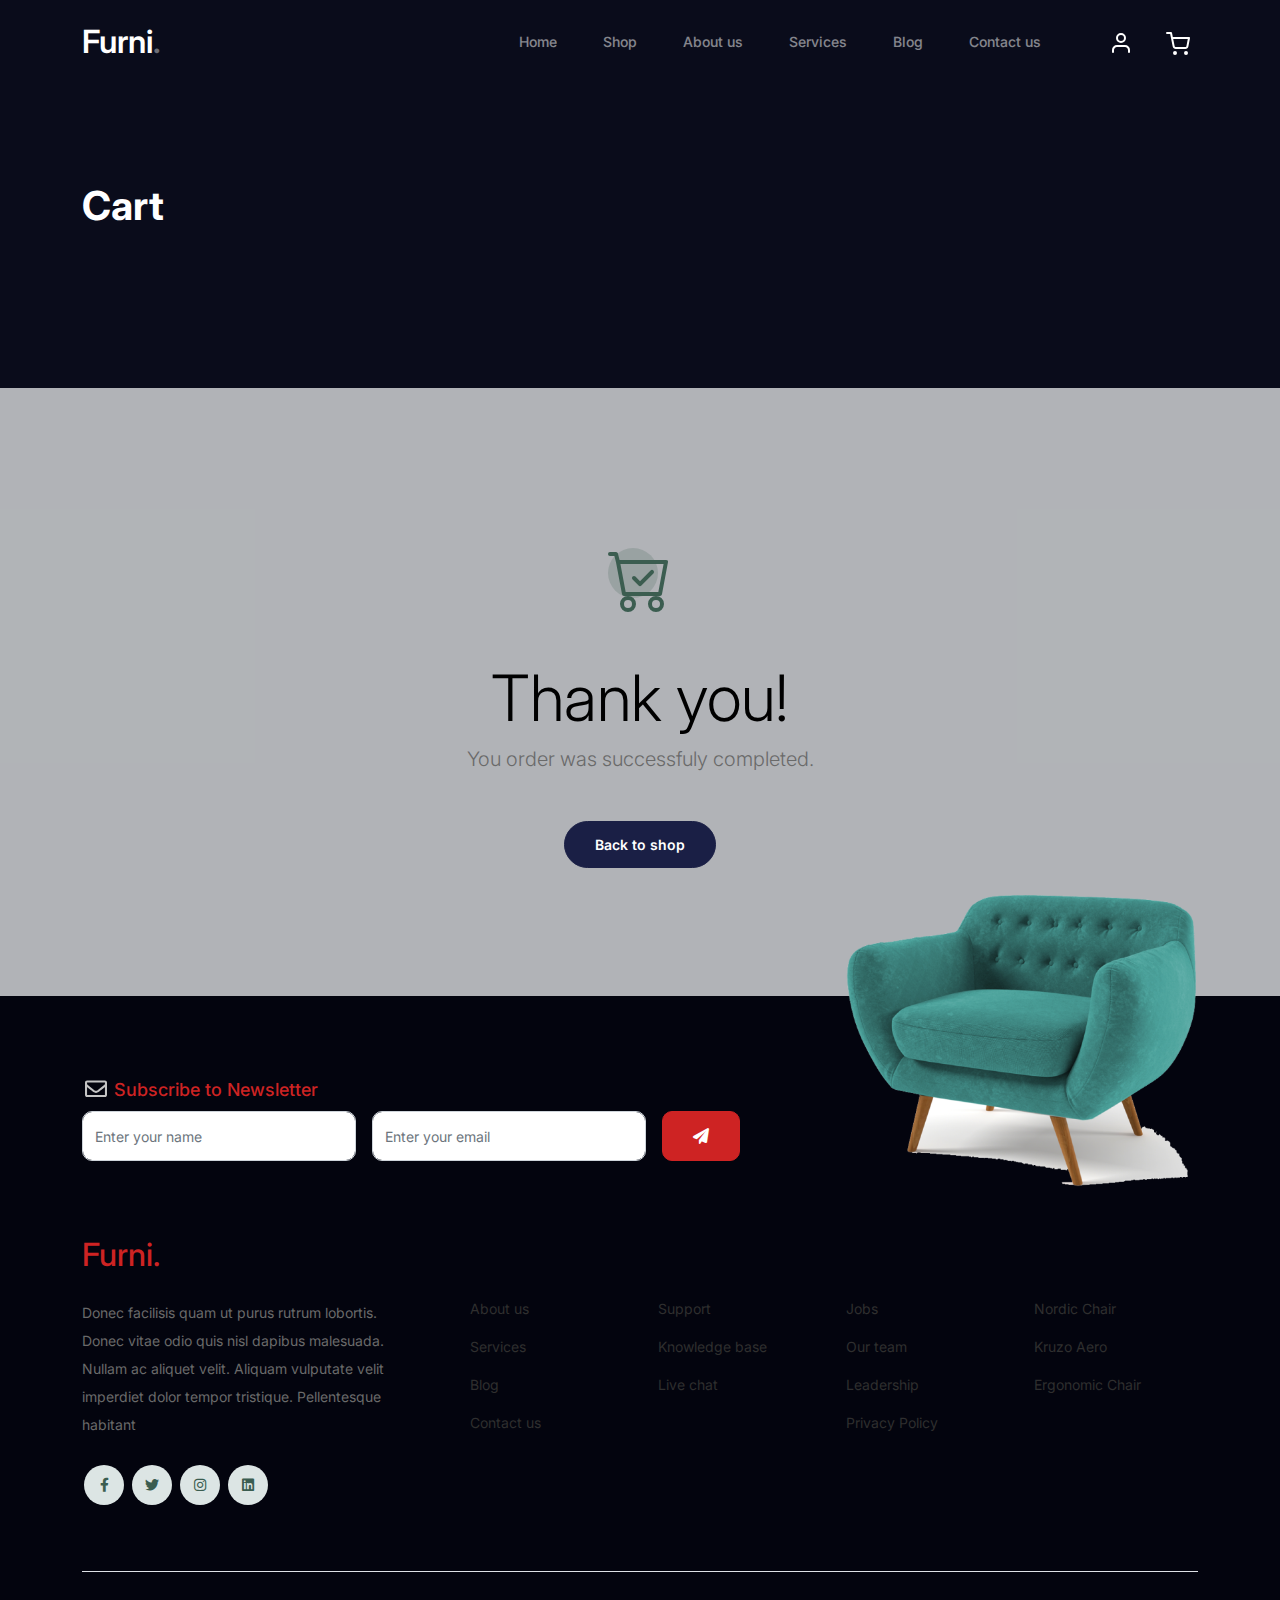
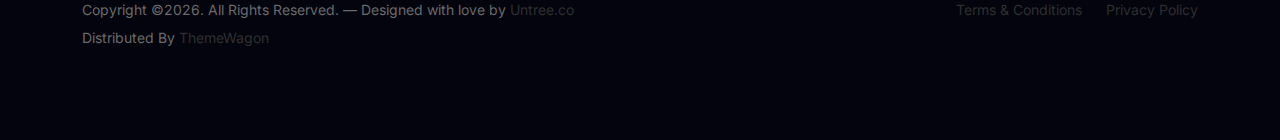
<file: thankyou.html>
<!-- /*
* Bootstrap 5
* Template Name: Furni
* Template Author: Untree.co
* Template URI: https://untree.co/
* License: https://creativecommons.org/licenses/by/3.0/
*/ -->
<!doctype html>
<html lang="en">
<head>
  <meta charset="utf-8">
  <meta name="viewport" content="width=device-width, initial-scale=1, shrink-to-fit=no">
  <meta name="author" content="Untree.co">
  <link rel="shortcut icon" href="favicon.png">

  <meta name="description" content="" />
  <meta name="keywords" content="bootstrap, bootstrap4" />

		<!-- Bootstrap CSS -->
		<link href="css/bootstrap.min.css" rel="stylesheet">
		<link href="https://cdnjs.cloudflare.com/ajax/libs/font-awesome/6.0.0-beta3/css/all.min.css" rel="stylesheet">
		<link href="css/tiny-slider.css" rel="stylesheet">
		<link href="css/style.css" rel="stylesheet">
		<title>Furni Free Bootstrap 5 Template for Furniture and Interior Design Websites by Untree.co </title>
	</head>

	<body>

		<!-- Start Header/Navigation -->
		<nav class="custom-navbar navbar navbar navbar-expand-md navbar-dark bg-dark" arial-label="Furni navigation bar">

			<div class="container">
				<a class="navbar-brand" href="index.html">Furni<span>.</span></a>

				<button class="navbar-toggler" type="button" data-bs-toggle="collapse" data-bs-target="#navbarsFurni" aria-controls="navbarsFurni" aria-expanded="false" aria-label="Toggle navigation">
					<span class="navbar-toggler-icon"></span>
				</button>

				<div class="collapse navbar-collapse" id="navbarsFurni">
					<ul class="custom-navbar-nav navbar-nav ms-auto mb-2 mb-md-0">
						<li class="nav-item ">
							<a class="nav-link" href="index.html">Home</a>
						</li>
						<li><a class="nav-link" href="shop.html">Shop</a></li>
						<li><a class="nav-link" href="about.html">About us</a></li>
						<li><a class="nav-link" href="services.html">Services</a></li>
						<li><a class="nav-link" href="blog.html">Blog</a></li>
						<li><a class="nav-link" href="contact.html">Contact us</a></li>
					</ul>

					<ul class="custom-navbar-cta navbar-nav mb-2 mb-md-0 ms-5">
						<li><a class="nav-link" href="#"><img src="images/user.svg"></a></li>
						<li><a class="nav-link" href="cart.html"><img src="images/cart.svg"></a></li>
					</ul>
				</div>
			</div>
				
		</nav>
		<!-- End Header/Navigation -->

		<!-- Start Hero Section -->
			<div class="hero">
				<div class="container">
					<div class="row justify-content-between">
						<div class="col-lg-5">
							<div class="intro-excerpt">
								<h1>Cart</h1>
							</div>
						</div>
						<div class="col-lg-7">
							
						</div>
					</div>
				</div>
			</div>
		<!-- End Hero Section -->

		

		<div class="untree_co-section">
    <div class="container">
      <div class="row">
        <div class="col-md-12 text-center pt-5">
          <span class="display-3 thankyou-icon text-primary">
            <svg width="1em" height="1em" viewBox="0 0 16 16" class="bi bi-cart-check mb-5" fill="currentColor" xmlns="http://www.w3.org/2000/svg">
              <path fill-rule="evenodd" d="M11.354 5.646a.5.5 0 0 1 0 .708l-3 3a.5.5 0 0 1-.708 0l-1.5-1.5a.5.5 0 1 1 .708-.708L8 8.293l2.646-2.647a.5.5 0 0 1 .708 0z"/>
              <path fill-rule="evenodd" d="M0 1.5A.5.5 0 0 1 .5 1H2a.5.5 0 0 1 .485.379L2.89 3H14.5a.5.5 0 0 1 .491.592l-1.5 8A.5.5 0 0 1 13 12H4a.5.5 0 0 1-.491-.408L2.01 3.607 1.61 2H.5a.5.5 0 0 1-.5-.5zM3.102 4l1.313 7h8.17l1.313-7H3.102zM5 12a2 2 0 1 0 0 4 2 2 0 0 0 0-4zm7 0a2 2 0 1 0 0 4 2 2 0 0 0 0-4zm-7 1a1 1 0 1 0 0 2 1 1 0 0 0 0-2zm7 0a1 1 0 1 0 0 2 1 1 0 0 0 0-2z"/>
            </svg>
          </span>
          <h2 class="display-3 text-black">Thank you!</h2>
          <p class="lead mb-5">You order was successfuly completed.</p>
          <p><a href="shop.html" class="btn btn-sm btn-outline-black">Back to shop</a></p>
        </div>
      </div>
    </div>
  </div>

		<!-- Start Footer Section -->
		<footer class="footer-section">
			<div class="container relative">

				<div class="sofa-img">
					<img src="images/sofa.png" alt="Image" class="img-fluid">
				</div>

				<div class="row">
					<div class="col-lg-8">
						<div class="subscription-form">
							<h3 class="d-flex align-items-center"><span class="me-1"><img src="images/envelope-outline.svg" alt="Image" class="img-fluid"></span><span>Subscribe to Newsletter</span></h3>

							<form action="#" class="row g-3">
								<div class="col-auto">
									<input type="text" class="form-control" placeholder="Enter your name">
								</div>
								<div class="col-auto">
									<input type="email" class="form-control" placeholder="Enter your email">
								</div>
								<div class="col-auto">
									<button class="btn btn-primary">
										<span class="fa fa-paper-plane"></span>
									</button>
								</div>
							</form>

						</div>
					</div>
				</div>

				<div class="row g-5 mb-5">
					<div class="col-lg-4">
						<div class="mb-4 footer-logo-wrap"><a href="#" class="footer-logo">Furni<span>.</span></a></div>
						<p class="mb-4">Donec facilisis quam ut purus rutrum lobortis. Donec vitae odio quis nisl dapibus malesuada. Nullam ac aliquet velit. Aliquam vulputate velit imperdiet dolor tempor tristique. Pellentesque habitant</p>

						<ul class="list-unstyled custom-social">
							<li><a href="#"><span class="fa fa-brands fa-facebook-f"></span></a></li>
							<li><a href="#"><span class="fa fa-brands fa-twitter"></span></a></li>
							<li><a href="#"><span class="fa fa-brands fa-instagram"></span></a></li>
							<li><a href="#"><span class="fa fa-brands fa-linkedin"></span></a></li>
						</ul>
					</div>

					<div class="col-lg-8">
						<div class="row links-wrap">
							<div class="col-6 col-sm-6 col-md-3">
								<ul class="list-unstyled">
									<li><a href="#">About us</a></li>
									<li><a href="#">Services</a></li>
									<li><a href="#">Blog</a></li>
									<li><a href="#">Contact us</a></li>
								</ul>
							</div>

							<div class="col-6 col-sm-6 col-md-3">
								<ul class="list-unstyled">
									<li><a href="#">Support</a></li>
									<li><a href="#">Knowledge base</a></li>
									<li><a href="#">Live chat</a></li>
								</ul>
							</div>

							<div class="col-6 col-sm-6 col-md-3">
								<ul class="list-unstyled">
									<li><a href="#">Jobs</a></li>
									<li><a href="#">Our team</a></li>
									<li><a href="#">Leadership</a></li>
									<li><a href="#">Privacy Policy</a></li>
								</ul>
							</div>

							<div class="col-6 col-sm-6 col-md-3">
								<ul class="list-unstyled">
									<li><a href="#">Nordic Chair</a></li>
									<li><a href="#">Kruzo Aero</a></li>
									<li><a href="#">Ergonomic Chair</a></li>
								</ul>
							</div>
						</div>
					</div>

				</div>

				<div class="border-top copyright">
					<div class="row pt-4">
						<div class="col-lg-6">
							<p class="mb-2 text-center text-lg-start">Copyright &copy;<script>document.write(new Date().getFullYear());</script>. All Rights Reserved. &mdash; Designed with love by <a href="https://untree.co">Untree.co</a> Distributed By <a href="https://themewagon.com">ThemeWagon</a> <!-- License information: https://untree.co/license/ -->
            </p>
						</div>

						<div class="col-lg-6 text-center text-lg-end">
							<ul class="list-unstyled d-inline-flex ms-auto">
								<li class="me-4"><a href="#">Terms &amp; Conditions</a></li>
								<li><a href="#">Privacy Policy</a></li>
							</ul>
						</div>

					</div>
				</div>

			</div>
		</footer>
		<!-- End Footer Section -->	


		<script src="js/bootstrap.bundle.min.js"></script>
		<script src="js/tiny-slider.js"></script>
		<script src="js/custom.js"></script>
	</body>

</html>
</file>
<file: css/tiny-slider.css>
.tns-outer{padding:0 !important}.tns-outer [hidden]{display:none !important}.tns-outer [aria-controls],.tns-outer [data-action]{cursor:pointer}.tns-slider{-webkit-transition:all 0s;-moz-transition:all 0s;transition:all 0s}.tns-slider>.tns-item{-webkit-box-sizing:border-box;-moz-box-sizing:border-box;box-sizing:border-box}.tns-horizontal.tns-subpixel{white-space:nowrap}.tns-horizontal.tns-subpixel>.tns-item{display:inline-block;vertical-align:top;white-space:normal}.tns-horizontal.tns-no-subpixel:after{content:'';display:table;clear:both}.tns-horizontal.tns-no-subpixel>.tns-item{float:left}.tns-horizontal.tns-carousel.tns-no-subpixel>.tns-item{margin-right:-100%}.tns-no-calc{position:relative;left:0}.tns-gallery{position:relative;left:0;min-height:1px}.tns-gallery>.tns-item{position:absolute;left:-100%;-webkit-transition:transform 0s, opacity 0s;-moz-transition:transform 0s, opacity 0s;transition:transform 0s, opacity 0s}.tns-gallery>.tns-slide-active{position:relative;left:auto !important}.tns-gallery>.tns-moving{-webkit-transition:all 0.25s;-moz-transition:all 0.25s;transition:all 0.25s}.tns-autowidth{display:inline-block}.tns-lazy-img{-webkit-transition:opacity 0.6s;-moz-transition:opacity 0.6s;transition:opacity 0.6s;opacity:0.6}.tns-lazy-img.tns-complete{opacity:1}.tns-ah{-webkit-transition:height 0s;-moz-transition:height 0s;transition:height 0s}.tns-ovh{overflow:hidden}.tns-visually-hidden{position:absolute;left:-10000em}.tns-transparent{opacity:0;visibility:hidden}.tns-fadeIn{opacity:1;filter:alpha(opacity=100);z-index:0}.tns-normal,.tns-fadeOut{opacity:0;filter:alpha(opacity=0);z-index:-1}.tns-vpfix{white-space:nowrap}.tns-vpfix>div,.tns-vpfix>li{display:inline-block}.tns-t-subp2{margin:0 auto;width:310px;position:relative;height:10px;overflow:hidden}.tns-t-ct{width:2333.3333333%;width:-webkit-calc(100% * 70 / 3);width:-moz-calc(100% * 70 / 3);width:calc(100% * 70 / 3);position:absolute;right:0}.tns-t-ct:after{content:'';display:table;clear:both}.tns-t-ct>div{width:1.4285714%;width:-webkit-calc(100% / 70);width:-moz-calc(100% / 70);width:calc(100% / 70);height:10px;float:left}

/*# sourceMappingURL=sourcemaps/tiny-slider.css.map */
</file>
<file: css/style.css>
/*
* Template Name: UntreeStore
* Template Author: Untree.co
* Author URI: https://untree.co/
* License: https://creativecommons.org/licenses/by/3.0/
*/
@import url("https://fonts.googleapis.com/css2?family=Inter:wght@400;500;600;700;800&display=swap");
body {
  overflow-x: hidden;
  position: relative; }

body {
  font-family: "Inter", sans-serif;
  font-weight: 400;
  line-height: 28px;
  color: #6a6a6a;
  font-size: 14px;
  background-color: #eff2f1; }

a {
  text-decoration: none;
  -webkit-transition: .3s all ease;
  -o-transition: .3s all ease;
  transition: .3s all ease;
  color: #2f2f2f;
  text-decoration: underline; }
  a:hover {
    color: #2f2f2f;
    text-decoration: none; }
  a.more {
    font-weight: 600; }

.custom-navbar {
  background:#0a0c1b !important;
  padding-top: 20px;
  padding-bottom: 20px; }
  .custom-navbar .navbar-brand {
    font-size: 32px;
    font-weight: 600; }
    .custom-navbar .navbar-brand > span {
      opacity: .4; }
  .custom-navbar .navbar-toggler {
    border-color: transparent; }
    .custom-navbar .navbar-toggler:active, .custom-navbar .navbar-toggler:focus {
      -webkit-box-shadow: none;
      box-shadow: none;
      outline: none; }
  @media (min-width: 992px) {
    .custom-navbar .custom-navbar-nav li {
      margin-left: 15px;
      margin-right: 15px; } }
  .custom-navbar .custom-navbar-nav li a {
    font-weight: 500;
    color: #ffffff !important;
    opacity: .5;
    -webkit-transition: .3s all ease;
    -o-transition: .3s all ease;
    transition: .3s all ease;
    position: relative; }
    @media (min-width: 768px) {
      .custom-navbar .custom-navbar-nav li a:before {
        content: "";
        position: absolute;
        bottom: 0;
        left: 8px;
        right: 8px;
        background:#f9293e8a;
        height: 5px;
        opacity: 1;
        visibility: visible;
        width: 0;
        -webkit-transition: .15s all ease-out;
        -o-transition: .15s all ease-out;
        transition: .15s all ease-out; } }
    .custom-navbar .custom-navbar-nav li a:hover {
      opacity: 1; }
      .custom-navbar .custom-navbar-nav li a:hover:before {
        width: calc(100% - 16px); }
  .custom-navbar .custom-navbar-nav li.active a {
    opacity: 1; }
    .custom-navbar .custom-navbar-nav li.active a:before {
      width: calc(100% - 16px); }
  .custom-navbar .custom-navbar-cta {
    margin-left: 0 !important;
    -webkit-box-orient: horizontal;
    -webkit-box-direction: normal;
    -ms-flex-direction: row;
    flex-direction: row; }
    @media (min-width: 768px) {
      .custom-navbar .custom-navbar-cta {
        margin-left: 40px !important; } }
    .custom-navbar .custom-navbar-cta li {
      margin-left: 0px;
      margin-right: 0px; }
      .custom-navbar .custom-navbar-cta li:first-child {
        margin-right: 20px; }

.hero {
  background: #0a0c1b;
  padding: calc(4rem - 30px) 0 0rem 0; }
  @media (min-width: 768px) {
    .hero {
      padding: calc(4rem - 30px) 0 4rem 0; } }
  @media (min-width: 992px) {
    .hero {
      padding: calc(8rem - 30px) 0 8rem 0; } }
  .hero .intro-excerpt {
    position: relative;
    z-index: 4; }
    @media (min-width: 992px) {
      .hero .intro-excerpt {
        max-width: 450px; } }
  .hero h1 {
    font-weight: 700;
    color: #ffffff;
    margin-bottom: 30px; }
    @media (min-width: 1400px) {
      .hero h1 {
        font-size: 54px; } }
  .hero p {
    color: rgba(255, 255, 255, 0.5);
    margin-botom: 30px; }
  .hero .hero-img-wrap {
    position: relative; }
    .hero .hero-img-wrap img {
      position: relative;
      top: 0px;
      right: 0px;
      z-index: 2;
      max-width: 780px;
      left: -20px; }
      @media (min-width: 768px) {
        .hero .hero-img-wrap img {
          right: 0px;
          left: -100px; } }
      @media (min-width: 992px) {
        .hero .hero-img-wrap img {
          left: 0px;
          top: -80px;
          position: absolute;
          right: -50px; } }
      @media (min-width: 1200px) {
        .hero .hero-img-wrap img {
          left: 0px;
          top: -80px;
          right: -100px; } }
    .hero .hero-img-wrap:after {
      content: "";
      position: absolute;
      width: 255px;
      height: 217px;
      background-size: contain;
      background-repeat: no-repeat;
      right: -100px;
      top: -0px; }
      @media (min-width: 1200px) {
        .hero .hero-img-wrap:after {
          top: -40px; } }

.btn {
  font-weight: 600;
  padding: 12px 30px;
  border-radius: 30px;
  color: #ffffff;
  background:#1a1f45;
  border-color: #1a1f45; }
  .btn:hover {
    color: #ffffff;
    background: #222222;
    border-color: #222222; }
  .btn:active, .btn:focus {
    outline: none !important;
    -webkit-box-shadow: none;
    box-shadow: none; }
  .btn.btn-primary {
    background: #ce2323;
    border-color: #ce2323; }
    .btn.btn-primary:hover {
      background: #314d43;
      border-color: #314d43; }
  .btn.btn-secondary {
    color: #fff;
    background: #d1172385;
    border-color:#d1172385; }
    .btn.btn-secondary:hover {
      background: #f8b810;
      border-color: #f8b810; }
  .btn.btn-white-outline {
    background: transparent;
    border-width: 2px;
    border-color: rgba(255, 255, 255, 0.3); }
    .btn.btn-white-outline:hover {
      border-color: white;
      color: #ffffff; }

.section-title {
  color:  #ff003d; }

.product-section {
  padding: 7rem 0; }
  .product-section .product-item {
    text-align: center;
    text-decoration: none;
    display: block;
    position: relative;
    padding-bottom: 50px;
    cursor: pointer; }
    .product-section .product-item .product-thumbnail {
      margin-bottom: 30px;
      position: relative;
      top: 0;
      -webkit-transition: .3s all ease;
      -o-transition: .3s all ease;
      transition: .3s all ease; }
    .product-section .product-item h3 {
      font-weight: 600;
      font-size: 16px; }
    .product-section .product-item strong {
      font-weight: 800 !important;
      font-size: 18px !important; }
    .product-section .product-item h3, .product-section .product-item strong {
      color: #2f2f2f;
      text-decoration: none; }
    .product-section .product-item .icon-cross {
      position: absolute;
      width: 35px;
      height: 35px;
      display: inline-block;
      background: #2f2f2f;
      bottom: 15px;
      left: 50%;
      -webkit-transform: translateX(-50%);
      -ms-transform: translateX(-50%);
      transform: translateX(-50%);
      margin-bottom: -17.5px;
      border-radius: 50%;
      opacity: 0;
      visibility: hidden;
      -webkit-transition: .3s all ease;
      -o-transition: .3s all ease;
      transition: .3s all ease; }
      .product-section .product-item .icon-cross img {
        position: absolute;
        left: 50%;
        top: 50%;
        -webkit-transform: translate(-50%, -50%);
        -ms-transform: translate(-50%, -50%);
        transform: translate(-50%, -50%); }
    .product-section .product-item:before {
      bottom: 0;
      left: 0;
      right: 0;
      position: absolute;
      content: "";
      background: #dce5e4;
      height: 0%;
      z-index: -1;
      border-radius: 10px;
      -webkit-transition: .3s all ease;
      -o-transition: .3s all ease;
      transition: .3s all ease; }
    .product-section .product-item:hover .product-thumbnail {
      top: -25px; }
    .product-section .product-item:hover .icon-cross {
      bottom: 0;
      opacity: 1;
      visibility: visible; }
    .product-section .product-item:hover:before {
      height: 70%; }

.why-choose-section {
  padding: 7rem 0;
  background-color: #eff2f1; }
  .why-choose-section .img-wrap {
    position: relative; }
    .why-choose-section .img-wrap:before {
      position: absolute;
      content: "";
      width: 255px;
      height: 217px;
      background-image: url("../images/dots-yellow.svg");
      background-repeat: no-repeat;
      background-size: contain;
      -webkit-transform: translate(-40%, -40%);
      -ms-transform: translate(-40%, -40%);
      transform: translate(-40%, -40%);
      z-index: -1; }
    .why-choose-section .img-wrap img {
      border-radius: 20px; }

.feature {
  margin-bottom: 30px; }
  .feature .icon {
    display: inline-block;
    position: relative;
    margin-bottom: 20px; }
    .feature .icon:before {
      content: "";
      width: 33px;
      height: 33px;
      position: absolute;
      background: rgba(59, 93, 80, 0.2);
      border-radius: 50%;
      right: -8px;
      bottom: 0; }
  .feature h3 {
    font-size: 14px;
    color: #2f2f2f; }
  .feature p {
    font-size: 14px;
    line-height: 22px;
    color: #6a6a6a; }

.we-help-section {
  background-color: #0a0c1b;
  padding: 7rem 0; }
  .we-help-section .imgs-grid {
    display: -ms-grid;
    display: grid;
    -ms-grid-columns: (1fr)[27];
    grid-template-columns: repeat(27, 1fr);
    position: relative; }
    .we-help-section .imgs-grid:before {
      position: absolute;
      content: "";
      width: 255px;
      height: 217px;
      background-image: url("../images/dots-green.svg");
      background-size: contain;
      background-repeat: no-repeat;
      -webkit-transform: translate(-40%, -40%);
      -ms-transform: translate(-40%, -40%);
      transform: translate(-40%, -40%);
      z-index: -1; }
    .we-help-section .imgs-grid .grid {
      position: relative; }
      .we-help-section .imgs-grid .grid img {
        border-radius: 20px;
        max-width: 100%; }
      .we-help-section .imgs-grid .grid.grid-1 {
        -ms-grid-column: 1;
        -ms-grid-column-span: 18;
        grid-column: 1 / span 18;
        -ms-grid-row: 1;
        -ms-grid-row-span: 27;
        grid-row: 1 / span 27; }
      .we-help-section .imgs-grid .grid.grid-2 {
        -ms-grid-column: 19;
        -ms-grid-column-span: 27;
        grid-column: 19 / span 27;
        -ms-grid-row: 1;
        -ms-grid-row-span: 5;
        grid-row: 1 / span 5;
        padding-left: 20px; }
      .we-help-section .imgs-grid .grid.grid-3 {
        -ms-grid-column: 14;
        -ms-grid-column-span: 16;
        grid-column: 14 / span 16;
        -ms-grid-row: 6;
        -ms-grid-row-span: 27;
        grid-row: 6 / span 27;
        padding-top: 20px; }

.custom-list {
  width: 100%; }
  .custom-list li {
    display: inline-block;
    width: calc(50% - 20px);
    margin-bottom: 12px;
    line-height: 1.5;
    position: relative;
    padding-left: 20px; }
    .custom-list li:before {
      content: "";
      width: 8px;
      height: 8px;
      border-radius: 50%;
      border: 2px solid #3b5d50;
      position: absolute;
      left: 0;
      top: 8px; }

.popular-product {
  padding: 0 0 7rem 0; }
  .popular-product .product-item-sm h3 {
    font-size: 14px;
    font-weight: 700;
    color: #2f2f2f; }
  .popular-product .product-item-sm a {
    text-decoration: none;
    color: #2f2f2f;
    -webkit-transition: .3s all ease;
    -o-transition: .3s all ease;
    transition: .3s all ease; }
    .popular-product .product-item-sm a:hover {
      color: rgba(47, 47, 47, 0.5); }
  .popular-product .product-item-sm p {
    line-height: 1.4;
    margin-bottom: 10px;
    font-size: 14px; }
  .popular-product .product-item-sm .thumbnail {
    margin-right: 10px;
    -webkit-box-flex: 0;
    -ms-flex: 0 0 120px;
    flex: 0 0 120px;
    position: relative; }
    .popular-product .product-item-sm .thumbnail:before {
      content: "";
      position: absolute;
      border-radius: 20px;
      background: #dce5e4;
      width: 98px;
      height: 98px;
      top: 50%;
      left: 50%;
      -webkit-transform: translate(-50%, -50%);
      -ms-transform: translate(-50%, -50%);
      transform: translate(-50%, -50%);
      z-index: -1; }

.testimonial-section {
  padding: 3rem 0 7rem 0; }

.testimonial-slider-wrap {
  position: relative; }
  .testimonial-slider-wrap .tns-inner {
    padding-top: 30px; }
  .testimonial-slider-wrap .item .testimonial-block blockquote {
    font-size: 16px; }
    @media (min-width: 768px) {
      .testimonial-slider-wrap .item .testimonial-block blockquote {
        line-height: 32px;
        font-size: 18px; } }
  .testimonial-slider-wrap .item .testimonial-block .author-info .author-pic {
    margin-bottom: 20px; }
    .testimonial-slider-wrap .item .testimonial-block .author-info .author-pic img {
      max-width: 80px;
      border-radius: 50%; }
  .testimonial-slider-wrap .item .testimonial-block .author-info h3 {
    font-size: 14px;
    font-weight: 700;
    color: #2f2f2f;
    margin-bottom: 0; }
  .testimonial-slider-wrap #testimonial-nav {
    position: absolute;
    top: 50%;
    z-index: 99;
    width: 100%;
    display: none; }
    @media (min-width: 768px) {
      .testimonial-slider-wrap #testimonial-nav {
        display: block; } }
    .testimonial-slider-wrap #testimonial-nav > span {
      cursor: pointer;
      position: absolute;
      width: 58px;
      height: 58px;
      line-height: 58px;
      border-radius: 50%;
      background: rgba(59, 93, 80, 0.1);
      color: #2f2f2f;
      -webkit-transition: .3s all ease;
      -o-transition: .3s all ease;
      transition: .3s all ease; }
      .testimonial-slider-wrap #testimonial-nav > span:hover {
        background: #3b5d50;
        color: #ffffff; }
    .testimonial-slider-wrap #testimonial-nav .prev {
      left: -10px; }
    .testimonial-slider-wrap #testimonial-nav .next {
      right: 0; }
  .testimonial-slider-wrap .tns-nav {
    position: absolute;
    bottom: -50px;
    left: 50%;
    -webkit-transform: translateX(-50%);
    -ms-transform: translateX(-50%);
    transform: translateX(-50%); }
    .testimonial-slider-wrap .tns-nav button {
      background: none;
      border: none;
      display: inline-block;
      position: relative;
      width: 0 !important;
      height: 7px !important;
      margin: 2px; }
      .testimonial-slider-wrap .tns-nav button:active, .testimonial-slider-wrap .tns-nav button:focus, .testimonial-slider-wrap .tns-nav button:hover {
        outline: none;
        -webkit-box-shadow: none;
        box-shadow: none;
        background: none; }
      .testimonial-slider-wrap .tns-nav button:before {
        display: block;
        width: 7px;
        height: 7px;
        left: 0;
        top: 0;
        position: absolute;
        content: "";
        border-radius: 50%;
        -webkit-transition: .3s all ease;
        -o-transition: .3s all ease;
        transition: .3s all ease;
        background-color: #d6d6d6; }
      .testimonial-slider-wrap .tns-nav button:hover:before, .testimonial-slider-wrap .tns-nav button.tns-nav-active:before {
        background-color: #3b5d50; }

.before-footer-section {
  padding: 7rem 0 12rem 0 !important; }

.blog-section {
  padding: 7rem 0 12rem 0; }
  .blog-section .post-entry a {
    text-decoration: none; }
  .blog-section .post-entry .post-thumbnail {
    display: block;
    margin-bottom: 20px; }
    .blog-section .post-entry .post-thumbnail img {
      border-radius: 20px;
      -webkit-transition: .3s all ease;
      -o-transition: .3s all ease;
      transition: .3s all ease; }
  .blog-section .post-entry .post-content-entry {
    padding-left: 15px;
    padding-right: 15px; }
    .blog-section .post-entry .post-content-entry h3 {
      font-size: 16px;
      margin-bottom: 0;
      font-weight: 600;
      margin-bottom: 7px; }
    .blog-section .post-entry .post-content-entry .meta {
      font-size: 14px; }
      .blog-section .post-entry .post-content-entry .meta a {
        font-weight: 600; }
  .blog-section .post-entry:hover .post-thumbnail img, .blog-section .post-entry:focus .post-thumbnail img {
    opacity: .7; }

.footer-section {
  padding: 80px 0;
  background: #03040e; }
  .footer-section .relative {
    position: relative; }
  .footer-section a {
    text-decoration: none;
    color: #2f2f2f;
    -webkit-transition: .3s all ease;
    -o-transition: .3s all ease;
    transition: .3s all ease; }
    .footer-section a:hover {
      color: rgba(47, 47, 47, 0.5); }
  .footer-section .subscription-form {
    margin-bottom: 40px;
    position: relative;
    z-index: 2;
    margin-top: 100px; }
    @media (min-width: 992px) {
      .footer-section .subscription-form {
        margin-top: 0px;
        margin-bottom: 80px; } }
    .footer-section .subscription-form h3 {
      font-size: 18px;
      font-weight: 500;
      color: #ce2323; }
    .footer-section .subscription-form .form-control {
      height: 50px;
      border-radius: 10px;
      font-family: "Inter", sans-serif; }
      .footer-section .subscription-form .form-control:active, .footer-section .subscription-form .form-control:focus {
        outline: none;
        -webkit-box-shadow: none;
        box-shadow: none;
        border-color: #3b5d50;
        -webkit-box-shadow: 0 1px 4px 0 rgba(0, 0, 0, 0.2);
        box-shadow: 0 1px 4px 0 rgba(0, 0, 0, 0.2); }
      .footer-section .subscription-form .form-control::-webkit-input-placeholder {
        font-size: 14px; }
      .footer-section .subscription-form .form-control::-moz-placeholder {
        font-size: 14px; }
      .footer-section .subscription-form .form-control:-ms-input-placeholder {
        font-size: 14px; }
      .footer-section .subscription-form .form-control:-moz-placeholder {
        font-size: 14px; }
    .footer-section .subscription-form .btn {
      border-radius: 10px !important; }
  .footer-section .sofa-img {
    position: absolute;
    top: -200px;
    z-index: 1;
    right: 0; }
    .footer-section .sofa-img img {
      max-width: 380px; }
  .footer-section .links-wrap {
    margin-top: 0px; }
    @media (min-width: 992px) {
      .footer-section .links-wrap {
        margin-top: 54px; } }
    .footer-section .links-wrap ul li {
      margin-bottom: 10px; }
  .footer-section .footer-logo-wrap .footer-logo {
    font-size: 32px;
    font-weight: 500;
    text-decoration: none;
    color: #ce2323;; }
  .footer-section .custom-social li {
    margin: 2px;
    display: inline-block; }
    .footer-section .custom-social li a {
      width: 40px;
      height: 40px;
      text-align: center;
      line-height: 40px;
      display: inline-block;
      background: #dce5e4;
      color: #3b5d50;
      border-radius: 50%; }
      .footer-section .custom-social li a:hover {
        background: #3b5d50;
        color: #ffffff; }
  .footer-section .border-top {
    border-color: #dce5e4; }
    .footer-section .border-top.copyright {
      font-size: 14px !important; }

.untree_co-section {
    padding: 7rem 0;
  background-color: #0a0c1b45; }

.form-control {
  height: 50px;
  border-radius: 10px;
  font-family: "Inter", sans-serif; }
  .form-control:active, .form-control:focus {
    outline: none;
    -webkit-box-shadow: none;
    box-shadow: none;
    border-color: #3b5d50;
    -webkit-box-shadow: 0 1px 4px 0 rgba(0, 0, 0, 0.2);
    box-shadow: 0 1px 4px 0 rgba(0, 0, 0, 0.2); }
  .form-control::-webkit-input-placeholder {
    font-size: 14px; }
  .form-control::-moz-placeholder {
    font-size: 14px; }
  .form-control:-ms-input-placeholder {
    font-size: 14px; }
  .form-control:-moz-placeholder {
    font-size: 14px; }

.service {
  line-height: 1.5; }
  .service .service-icon {
    border-radius: 10px;
    -webkit-box-flex: 0;
    -ms-flex: 0 0 50px;
    flex: 0 0 50px;
    height: 50px;
    line-height: 50px;
    text-align: center;
    background: #1a1f45;
    margin-right: 20px;
    color: #ffffff; }

textarea {
  height: auto !important; }

.site-blocks-table {
  overflow: auto; }
  .site-blocks-table .product-thumbnail {
    width: 200px; }
  .site-blocks-table .btn {
    padding: 2px 10px; }
  .site-blocks-table thead th {
    padding: 30px;
    text-align: center;
    border-width: 0px !important;
    vertical-align: middle;
    color: rgba(0, 0, 0, 0.8);
    font-size: 18px; }
  .site-blocks-table td {
    padding: 20px;
    text-align: center;
    vertical-align: middle;
    color: rgba(0, 0, 0, 0.8); }
  .site-blocks-table tbody tr:first-child td {
    border-top: 1px solid #3b5d50 !important; }
  .site-blocks-table .btn {
    background: none !important;
    color: #000000;
    border: none;
    height: auto !important; }

.site-block-order-table th {
  border-top: none !important;
  border-bottom-width: 1px !important; }

.site-block-order-table td, .site-block-order-table th {
  color: #000000; }

.couponcode-wrap input {
  border-radius: 10px !important; }

.text-primary {
  color: #3b5d50 !important; }

.thankyou-icon {
  position: relative;
  color: #3b5d50; }
  .thankyou-icon:before {
    position: absolute;
    content: "";
    width: 50px;
    height: 50px;
    border-radius: 50%;
    background: rgba(59, 93, 80, 0.2); }

    #vibe{
      height: 600px;
    }
    .omg{
      width: 356px;
      height: 246px;
    }
</file>
